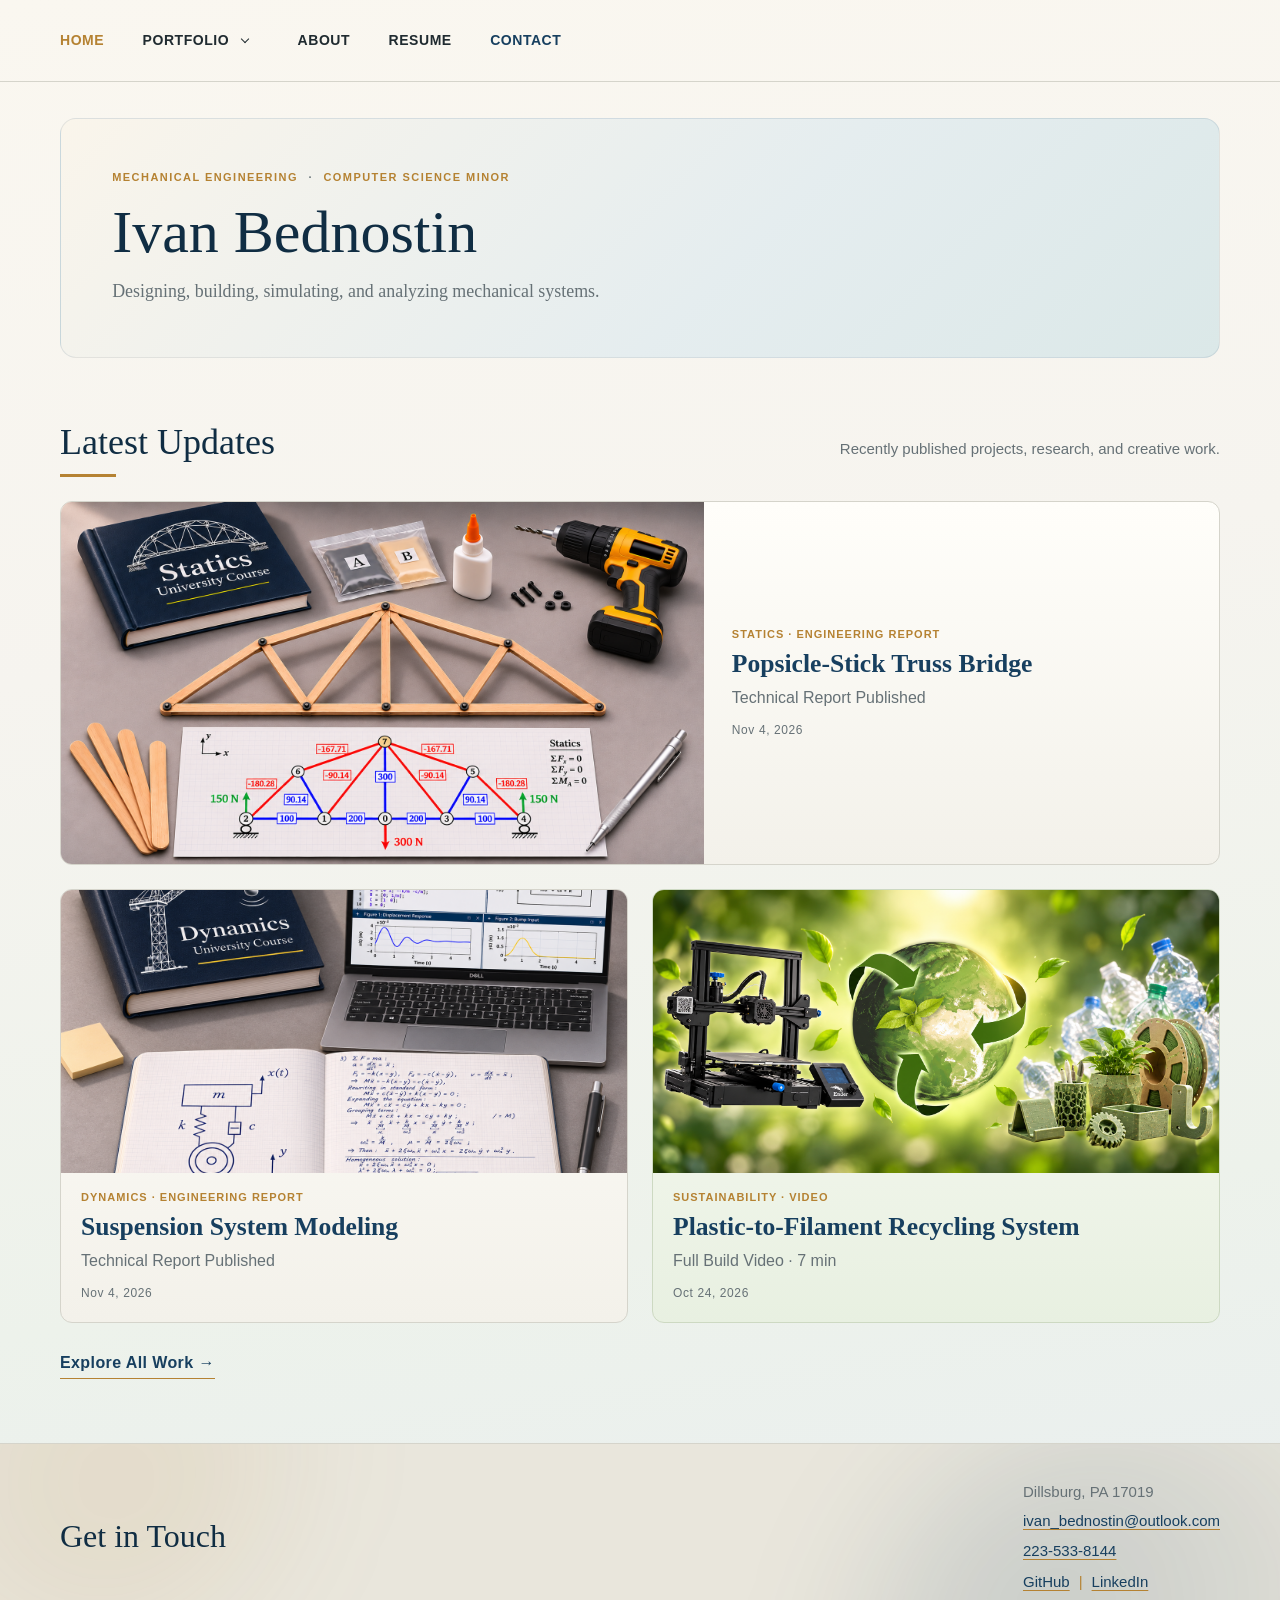
<file: index.html>
<!doctype html>
<html lang="en">
<head>
  <meta charset="utf-8">
  <meta name="viewport" content="width=device-width, initial-scale=1">
  <meta name="description" content="Engineering portfolio focused on mechanical engineering, computer science, and project work.">
  <title>Engineering Portfolio</title>
  <link rel="stylesheet" href="css/style.css">
  <script src="js/content-updates.js?v=202611060755" defer></script>
  <script src="js/main.js" defer></script>
</head>
<body>
  <a class="skip-link" href="#main">Skip to content</a>
  <header class="site-header"><button class="menu-toggle" type="button" aria-expanded="false" aria-controls="site-navigation"><span class="menu-icon" aria-hidden="true"></span><span class="sr-only">Toggle navigation</span></button><nav class="site-nav" id="site-navigation" aria-label="Main navigation"><a href="index.html" aria-current="page">Home</a><div class="nav-dropdown"><a href="portfolio.html">Portfolio</a><button class="submenu-toggle" type="button" aria-expanded="false" aria-controls="portfolio-submenu" aria-label="Portfolio sections"><span aria-hidden="true"></span></button><ul class="submenu" id="portfolio-submenu"><li><a href="portfolio.html#engineering-projects">Engineering Projects</a></li><li><a href="portfolio.html#research">Research</a></li><li><a href="portfolio.html#design-creative">Design &amp; Creative Work</a></li></ul></div><a href="about.html">About</a><a href="resume.html">Resume</a><a class="nav-contact" href="index.html#contact">Contact</a></nav></header>

  <main id="main">
    <section class="page-hero page-shell" aria-labelledby="home-title">
      <p class="eyebrow page-hero__eyebrow">Mechanical Engineering <span aria-hidden="true">·</span> Computer Science Minor</p>
      <h1 id="home-title" class="page-hero__title">Ivan Bednostin</h1>
      <p class="page-hero__subtitle">Designing, building, simulating, and analyzing mechanical systems.</p>
    </section>

    <section class="latest-section page-shell" id="latest" aria-labelledby="latest-title">
      <div class="latest-head">
        <h2 id="latest-title">Latest Updates</h2>
        <p>Recently published projects, research, and creative work.</p>
      </div>
      <div class="feed-grid" id="latest-feed"></div>
      <noscript><p class="coming-note">Enable JavaScript to see the latest updates, or browse the <a href="portfolio.html">full portfolio</a>.</p></noscript>
      <a class="explore-link" href="portfolio.html">Explore All Work <span aria-hidden="true">→</span></a>
    </section>
  </main>

  <section class="portfolio-contact gradient-field" id="contact" aria-labelledby="contact-title">
    <div class="page-shell portfolio-contact-layout">
      <h2 id="contact-title">Get in Touch</h2>
      <address class="portfolio-contact-details">
        <span>Dillsburg, PA 17019</span>
        <a href="mailto:ivan_bednostin@outlook.com">ivan_bednostin@outlook.com</a>
        <a href="tel:+12235338144">223-533-8144</a>
        <nav aria-label="Professional profiles"><a href="https://github.com/ivnnsdg" target="_blank" rel="noopener noreferrer">GitHub</a><span aria-hidden="true">|</span><a href="https://linkedin.com/in/ivan-bednostin" target="_blank" rel="noopener noreferrer">LinkedIn</a></nav>
      </address>
    </div>
  </section>
</body>
</html>
</file>
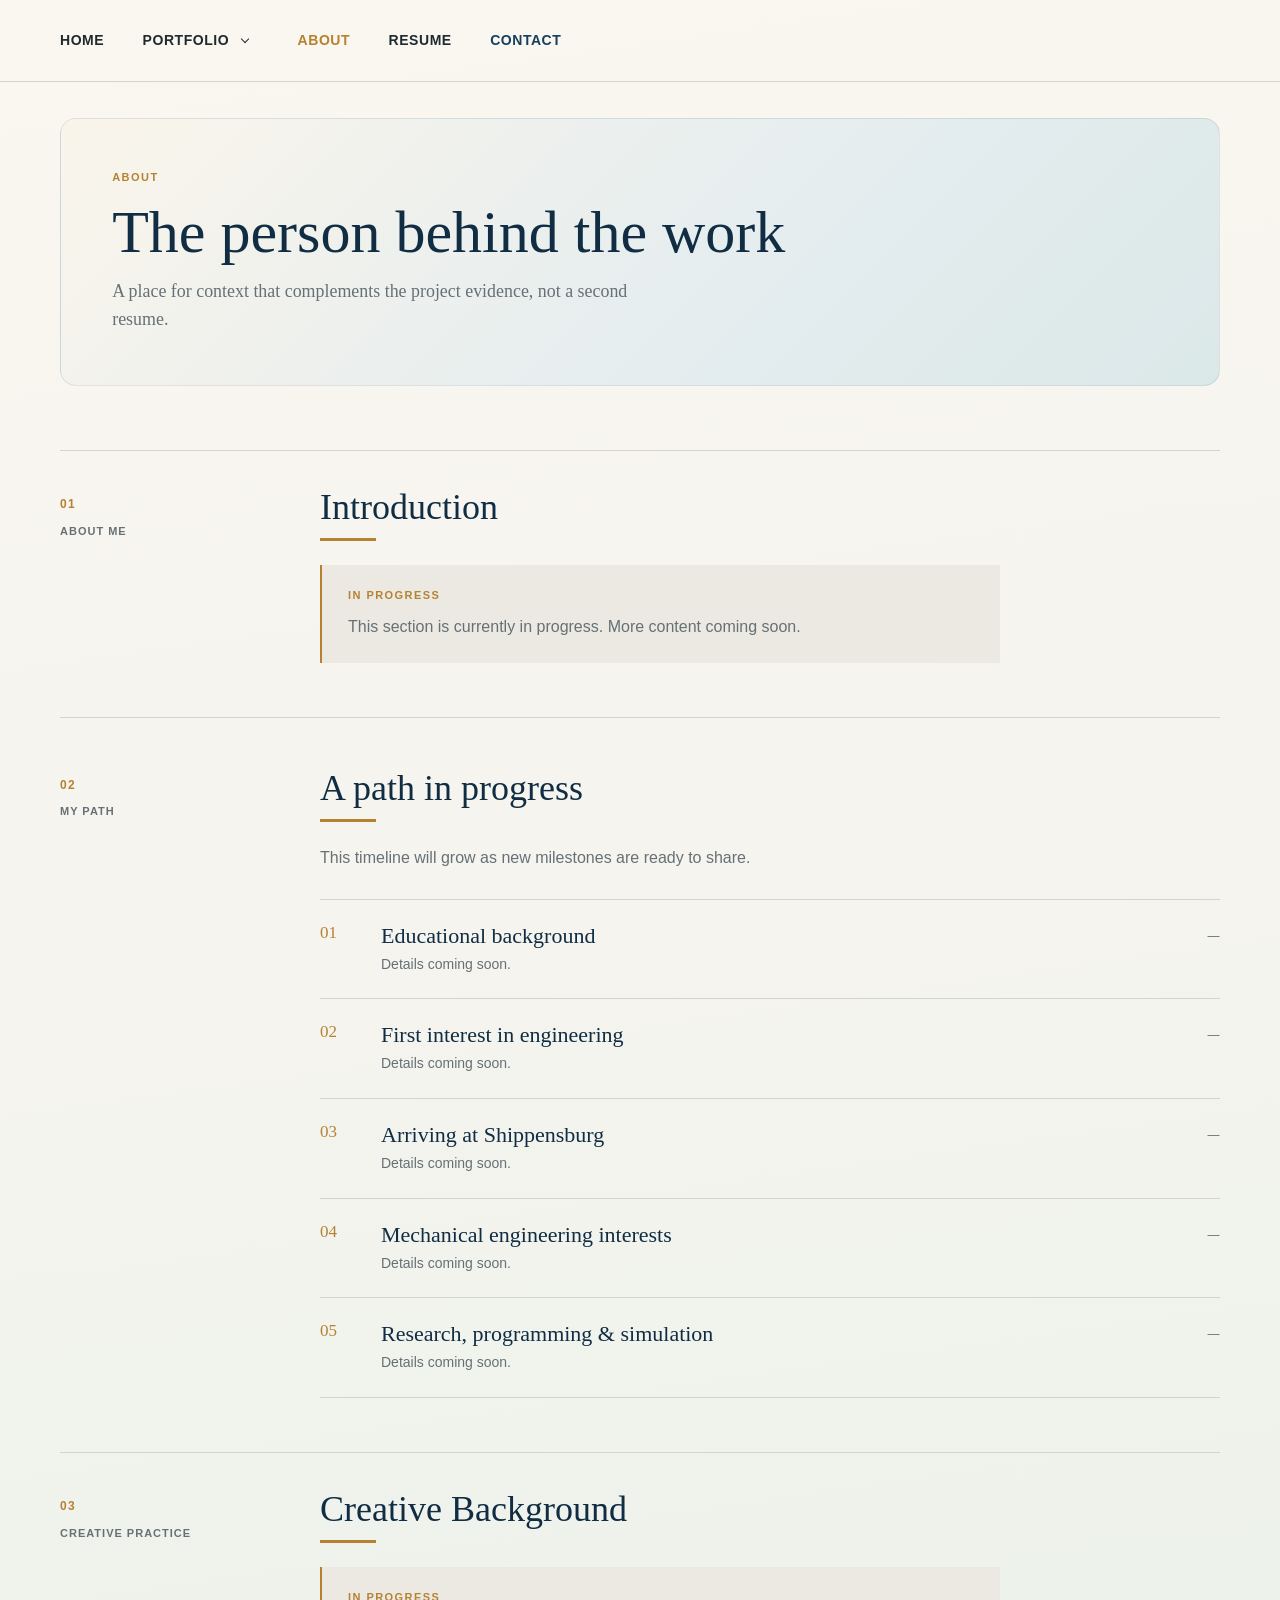
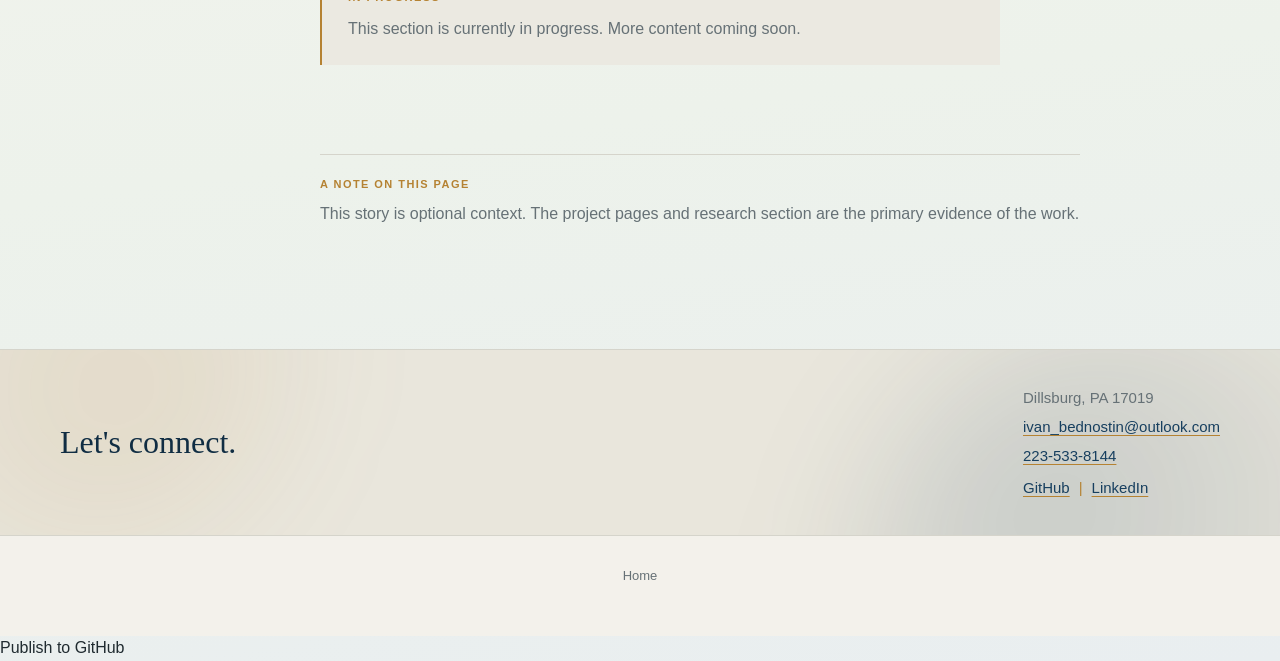
<file: about.html>
<!doctype html>
<html lang="en">
<head>
  <meta charset="utf-8"><meta name="viewport" content="width=device-width, initial-scale=1">
  <meta name="description" content="Background and context for an engineering portfolio.">
  <title>About</title><link rel="stylesheet" href="css/style.css"><script src="js/main.js" defer></script>
</head>
<body><a class="skip-link" href="#main">Skip to content</a>
  <header class="site-header"><button class="menu-toggle" type="button" aria-expanded="false" aria-controls="site-navigation"><span class="menu-icon" aria-hidden="true"></span><span class="sr-only">Toggle navigation</span></button><nav class="site-nav" id="site-navigation" aria-label="Main navigation"><a href="index.html">Home</a><div class="nav-dropdown"><a href="portfolio.html">Portfolio</a><button class="submenu-toggle" type="button" aria-expanded="false" aria-controls="portfolio-submenu" aria-label="Portfolio sections"><span aria-hidden="true"></span></button><ul class="submenu" id="portfolio-submenu"><li><a href="portfolio.html#engineering-projects">Engineering Projects</a></li><li><a href="portfolio.html#research">Research</a></li><li><a href="portfolio.html#design-creative">Design &amp; Creative Work</a></li></ul></div><a href="about.html" aria-current="page">About</a><a href="resume.html">Resume</a><a class="nav-contact" href="index.html#contact">Contact</a></nav></header>
  <main id="main" class="page-shell interior-page">
    <header class="page-hero reveal"><p class="eyebrow page-hero__eyebrow">About</p><h1 class="page-hero__title">The person behind the work</h1><p class="page-hero__subtitle">A place for context that complements the project evidence, not a second resume.</p></header>
    <section class="about-intro content-section reveal"><div class="section-number">01 <span>ABOUT ME</span></div><div><h2>Introduction</h2><div class="placeholder-panel"><p class="placeholder-label">IN PROGRESS</p><p>This section is currently in progress. More content coming soon.</p></div></div></section>
    <section class="content-section story-section"><div class="section-number">02 <span>MY PATH</span></div><div><h2>A path in progress</h2><p class="muted">This timeline will grow as new milestones are ready to share.</p><ol class="timeline">
      <li class="reveal"><span class="timeline-index">01</span><div><h3>Educational background</h3><p>Details coming soon.</p></div><span class="timeline-period">—</span></li>
      <li class="reveal"><span class="timeline-index">02</span><div><h3>First interest in engineering</h3><p>Details coming soon.</p></div><span class="timeline-period">—</span></li>
      <li class="reveal"><span class="timeline-index">03</span><div><h3>Arriving at Shippensburg</h3><p>Details coming soon.</p></div><span class="timeline-period">—</span></li>
      <li class="reveal"><span class="timeline-index">04</span><div><h3>Mechanical engineering interests</h3><p>Details coming soon.</p></div><span class="timeline-period">—</span></li>
      <li class="reveal"><span class="timeline-index">05</span><div><h3>Research, programming & simulation</h3><p>Details coming soon.</p></div><span class="timeline-period">—</span></li>
    </ol></div></section>
    <section class="content-section reveal"><div class="section-number">03 <span>CREATIVE PRACTICE</span></div><div><h2>Creative Background</h2><div class="placeholder-panel"><p class="placeholder-label">IN PROGRESS</p><p>This section is currently in progress. More content coming soon.</p></div></div></section>
    <section class="closing-note reveal"><p class="eyebrow">A note on this page</p><p>This story is optional context. The project pages and research section are the primary evidence of the work.</p></section>
  </main>
  <section class="portfolio-contact gradient-field" id="contact" aria-labelledby="contact-title"><div class="page-shell portfolio-contact-layout"><h2 id="contact-title">Let's connect.</h2><address class="portfolio-contact-details"><span>Dillsburg, PA 17019</span><a href="mailto:ivan_bednostin@outlook.com">ivan_bednostin@outlook.com</a><a href="tel:+12235338144">223-533-8144</a><nav aria-label="Professional profiles"><a href="https://github.com/ivnnsdg" target="_blank" rel="noopener noreferrer">GitHub</a><span aria-hidden="true">|</span><a href="https://linkedin.com/in/ivan-bednostin" target="_blank" rel="noopener noreferrer">LinkedIn</a></nav></address></div></section><footer class="portfolio-footer"><div class="page-shell"><nav aria-label="Footer navigation"><a href="index.html">Home</a></nav></div></footer>
</body></html>Publish to GitHub
</file>
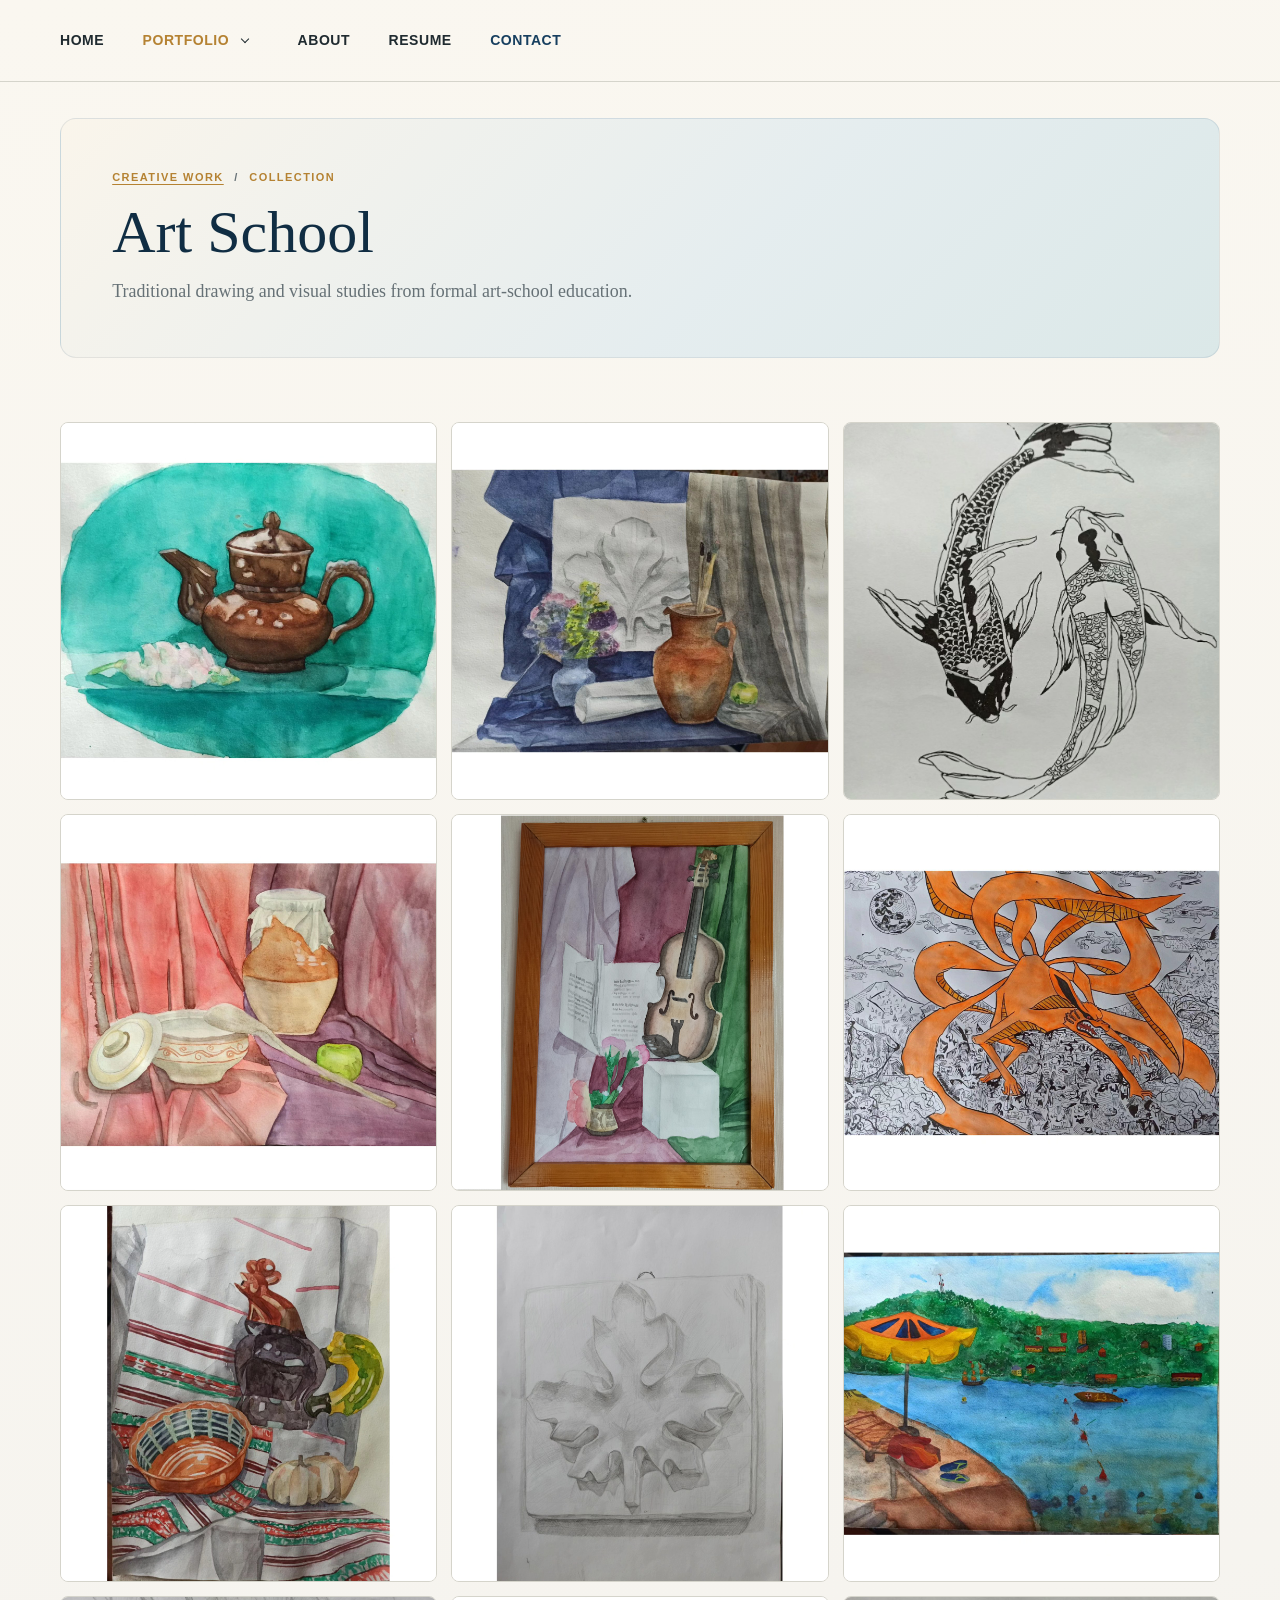
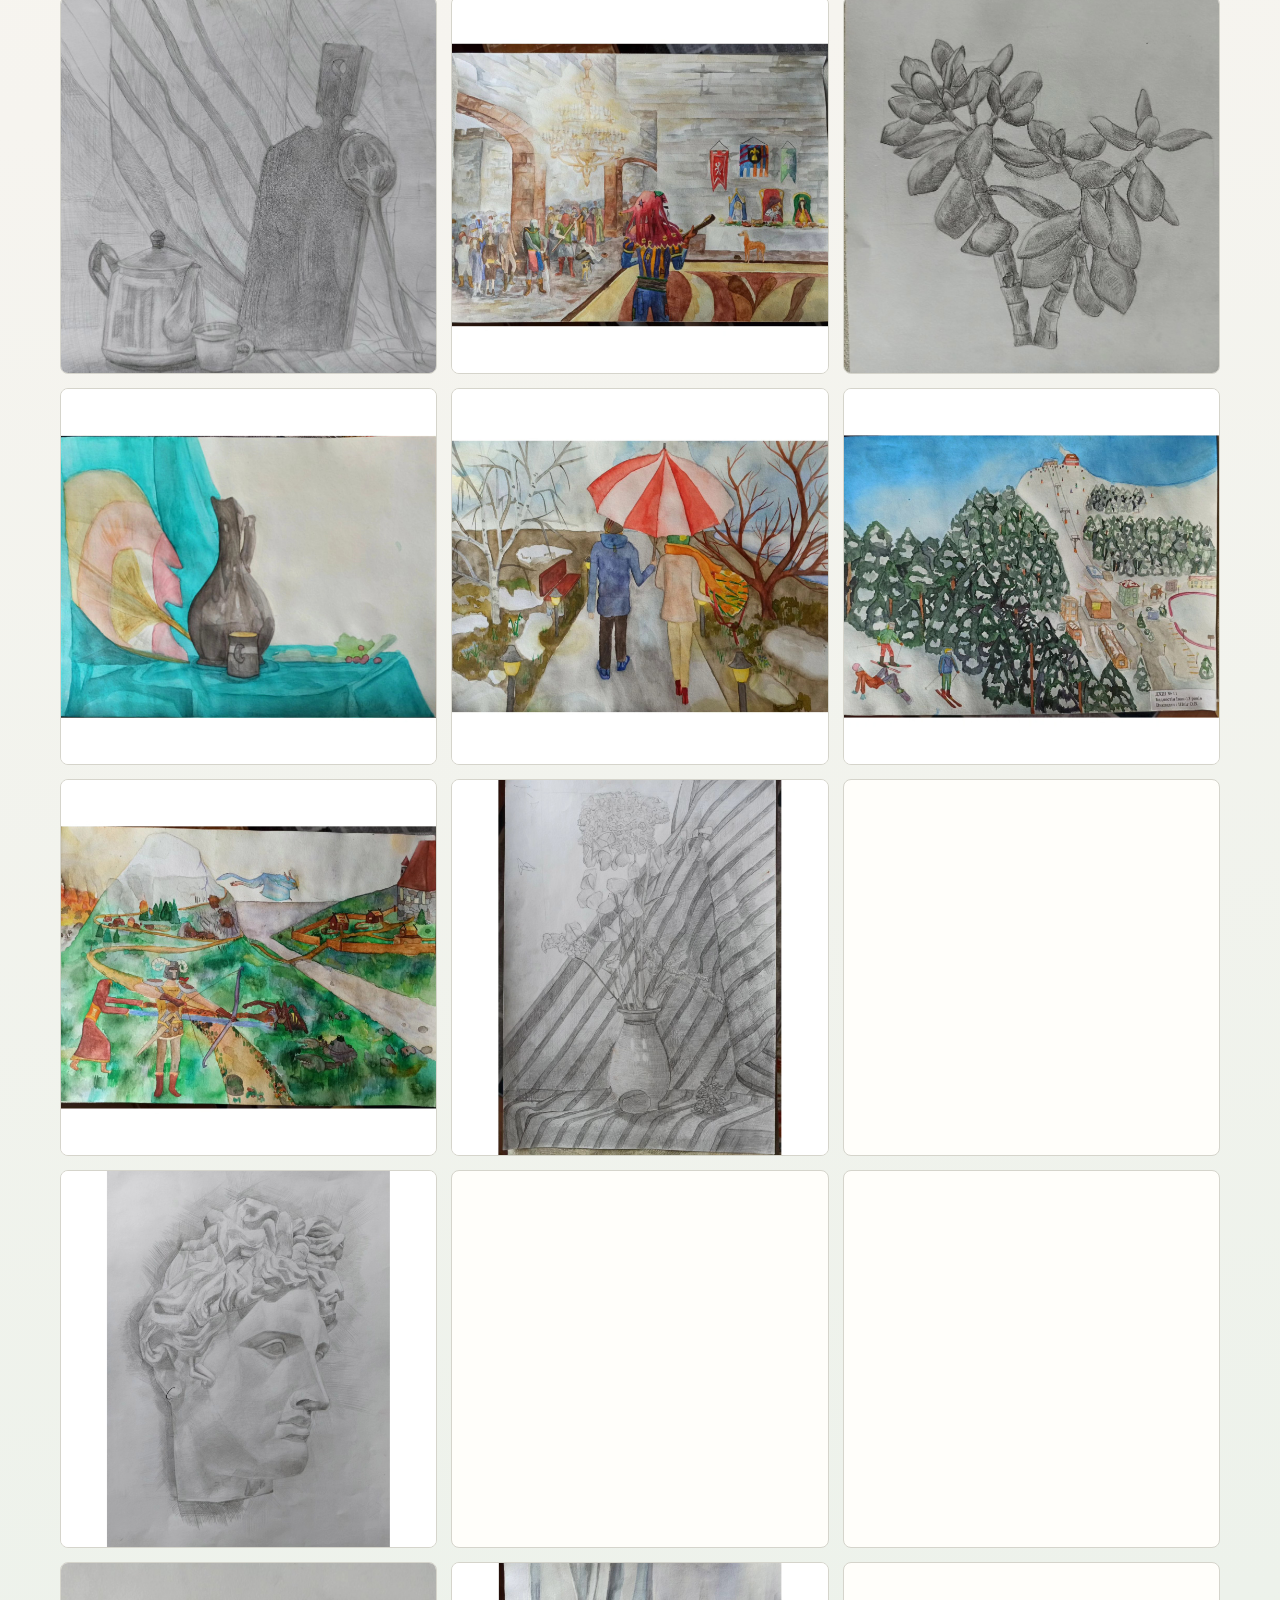
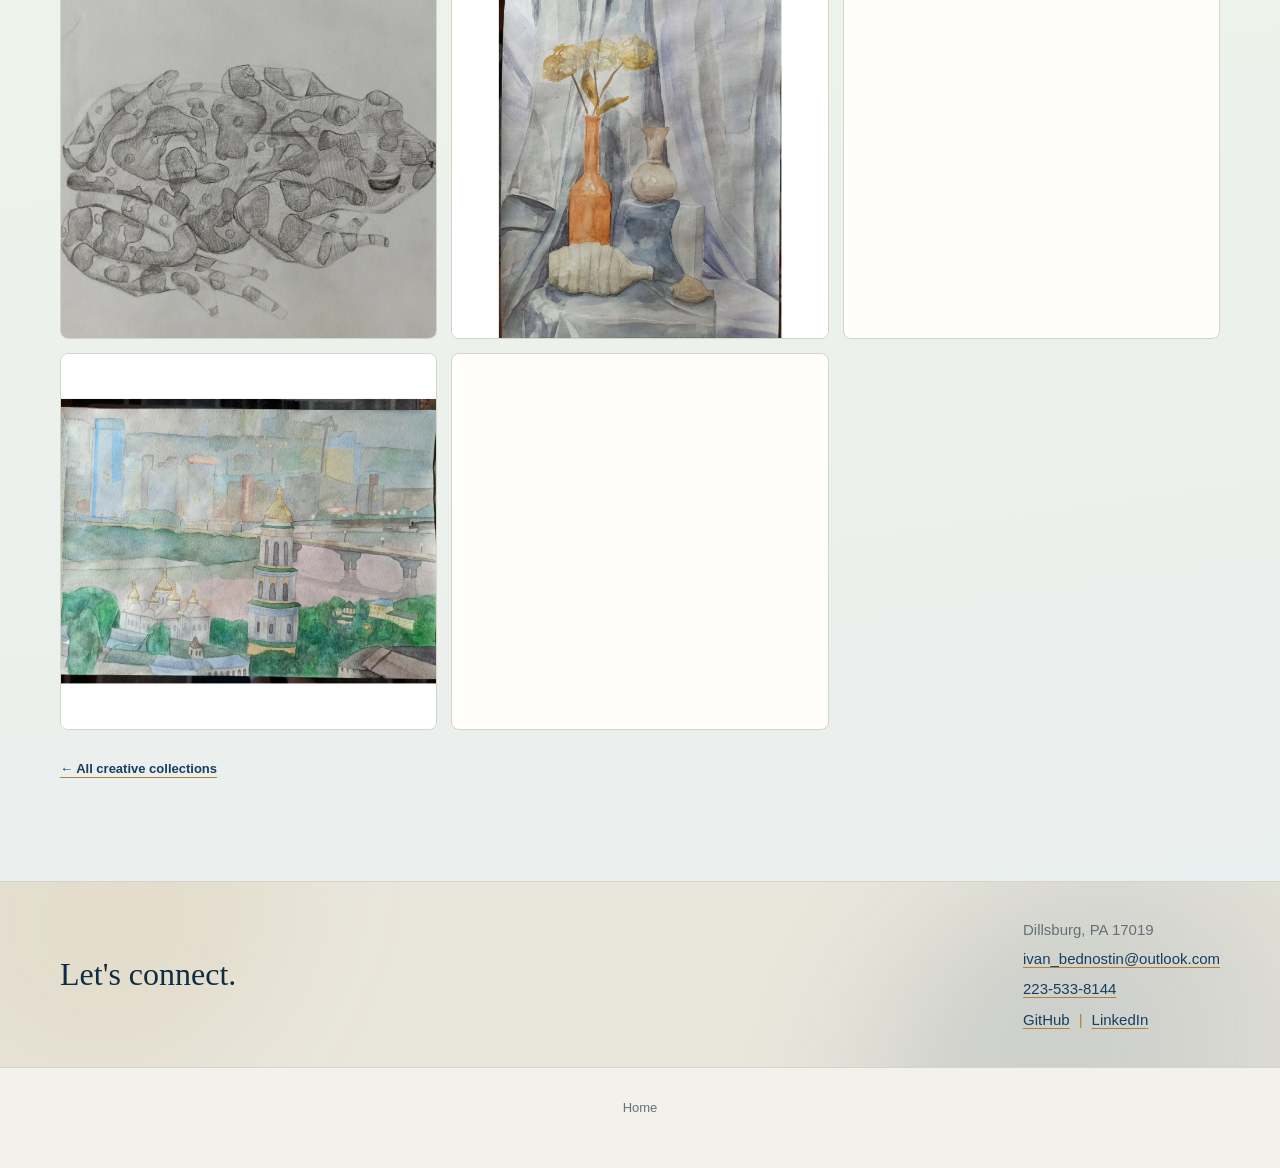
<file: art-school.html>
<!doctype html>
<html lang="en">
<head>
  <meta charset="utf-8">
  <meta name="viewport" content="width=device-width, initial-scale=1">
  <meta name="description" content="Traditional drawing and visual studies from formal art-school education.">
  <title>Art School | Creative Work</title>
  <link rel="stylesheet" href="css/style.css">
  <link rel="stylesheet" href="css/creative-collections.css">
  <script src="js/main.js" defer></script>
</head>
<body class="creative-collections-page">
  <a class="skip-link" href="#main">Skip to content</a>
  <header class="site-header">
    <button class="menu-toggle" type="button" aria-expanded="false" aria-controls="site-navigation"><span class="menu-icon" aria-hidden="true"></span><span class="sr-only">Toggle navigation</span></button>
    <nav class="site-nav" id="site-navigation" aria-label="Main navigation">
      <a href="index.html">Home</a><div class="nav-dropdown"><a href="portfolio.html" aria-current="page">Portfolio</a><button class="submenu-toggle" type="button" aria-expanded="false" aria-controls="portfolio-submenu" aria-label="Portfolio sections"><span aria-hidden="true"></span></button><ul class="submenu" id="portfolio-submenu"><li><a href="portfolio.html#engineering-projects">Engineering Projects</a></li><li><a href="portfolio.html#research">Research</a></li><li><a href="portfolio.html#design-creative">Design &amp; Creative Work</a></li></ul></div><a href="about.html">About</a><a href="resume.html">Resume</a><a class="nav-contact" href="index.html#contact">Contact</a>
    </nav>
  </header>
  <main id="main" class="page-shell interior-page">
    <header class="page-hero reveal">
      <p class="eyebrow page-hero__eyebrow"><a href="creative.html">Creative Work</a> <span aria-hidden="true">/</span> Collection</p>
      <h1 class="page-hero__title">Art School</h1>
      <p class="page-hero__subtitle">Traditional drawing and visual studies from formal art-school education.</p>
    </header>
    <section class="creative-media-grid" aria-label="Art School artwork gallery">
      <a class="creative-gallery-item" data-lightbox data-lightbox-group="art-school" href="assets/images/creative/art-school/17874420897003034.jpg"><img src="assets/images/creative/art-school/17874420897003034.jpg" alt="Art School artwork 17874420897003034.jpg" loading="lazy" decoding="async"></a>
      <a class="creative-gallery-item" data-lightbox data-lightbox-group="art-school" href="assets/images/creative/art-school/17904282410884115.jpg"><img src="assets/images/creative/art-school/17904282410884115.jpg" alt="Art School artwork 17904282410884115.jpg" loading="lazy" decoding="async"></a>
      <a class="creative-gallery-item" data-lightbox data-lightbox-group="art-school" href="assets/images/creative/art-school/17907578372791482.jpg"><img src="assets/images/creative/art-school/17907578372791482.jpg" alt="Art School artwork 17907578372791482.jpg" loading="lazy" decoding="async"></a>
      <a class="creative-gallery-item" data-lightbox data-lightbox-group="art-school" href="assets/images/creative/art-school/17925444428796047.jpg"><img src="assets/images/creative/art-school/17925444428796047.jpg" alt="Art School artwork 17925444428796047.jpg" loading="lazy" decoding="async"></a>
      <a class="creative-gallery-item" data-lightbox data-lightbox-group="art-school" href="assets/images/creative/art-school/17953039364597657.jpg"><img src="assets/images/creative/art-school/17953039364597657.jpg" alt="Art School artwork 17953039364597657.jpg" loading="lazy" decoding="async"></a>
      <a class="creative-gallery-item" data-lightbox data-lightbox-group="art-school" href="assets/images/creative/art-school/17958467738682289.jpg"><img src="assets/images/creative/art-school/17958467738682289.jpg" alt="Art School artwork 17958467738682289.jpg" loading="lazy" decoding="async"></a>
      <a class="creative-gallery-item" data-lightbox data-lightbox-group="art-school" href="assets/images/creative/art-school/17963311733526835.jpg"><img src="assets/images/creative/art-school/17963311733526835.jpg" alt="Art School artwork 17963311733526835.jpg" loading="lazy" decoding="async"></a>
      <a class="creative-gallery-item" data-lightbox data-lightbox-group="art-school" href="assets/images/creative/art-school/17977412873436447.jpg"><img src="assets/images/creative/art-school/17977412873436447.jpg" alt="Art School artwork 17977412873436447.jpg" loading="lazy" decoding="async"></a>
      <a class="creative-gallery-item" data-lightbox data-lightbox-group="art-school" href="assets/images/creative/art-school/17984059448576975.jpg"><img src="assets/images/creative/art-school/17984059448576975.jpg" alt="Art School artwork 17984059448576975.jpg" loading="lazy" decoding="async"></a>
      <a class="creative-gallery-item" data-lightbox data-lightbox-group="art-school" href="assets/images/creative/art-school/17994874706152896.jpg"><img src="assets/images/creative/art-school/17994874706152896.jpg" alt="Art School artwork 17994874706152896.jpg" loading="lazy" decoding="async"></a>
      <a class="creative-gallery-item" data-lightbox data-lightbox-group="art-school" href="assets/images/creative/art-school/18001898066190002.jpg"><img src="assets/images/creative/art-school/18001898066190002.jpg" alt="Art School artwork 18001898066190002.jpg" loading="lazy" decoding="async"></a>
      <a class="creative-gallery-item" data-lightbox data-lightbox-group="art-school" href="assets/images/creative/art-school/18003388532486861.jpg"><img src="assets/images/creative/art-school/18003388532486861.jpg" alt="Art School artwork 18003388532486861.jpg" loading="lazy" decoding="async"></a>
      <a class="creative-gallery-item" data-lightbox data-lightbox-group="art-school" href="assets/images/creative/art-school/18004590197500575.jpg"><img src="assets/images/creative/art-school/18004590197500575.jpg" alt="Art School artwork 18004590197500575.jpg" loading="lazy" decoding="async"></a>
      <a class="creative-gallery-item" data-lightbox data-lightbox-group="art-school" href="assets/images/creative/art-school/18008702302914886.jpg"><img src="assets/images/creative/art-school/18008702302914886.jpg" alt="Art School artwork 18008702302914886.jpg" loading="lazy" decoding="async"></a>
      <a class="creative-gallery-item" data-lightbox data-lightbox-group="art-school" href="assets/images/creative/art-school/18010842406896160.jpg"><img src="assets/images/creative/art-school/18010842406896160.jpg" alt="Art School artwork 18010842406896160.jpg" loading="lazy" decoding="async"></a>
      <a class="creative-gallery-item" data-lightbox data-lightbox-group="art-school" href="assets/images/creative/art-school/18012085562003392.jpg"><img src="assets/images/creative/art-school/18012085562003392.jpg" alt="Art School artwork 18012085562003392.jpg" loading="lazy" decoding="async"></a>
      <a class="creative-gallery-item" data-lightbox data-lightbox-group="art-school" href="assets/images/creative/art-school/18012504104057882.jpg"><img src="assets/images/creative/art-school/18012504104057882.jpg" alt="Art School artwork 18012504104057882.jpg" loading="lazy" decoding="async"></a>
      <a class="creative-gallery-item" data-lightbox data-lightbox-group="art-school" href="assets/images/creative/art-school/18026535652740298.jpg"><img src="assets/images/creative/art-school/18026535652740298.jpg" alt="Art School artwork 18026535652740298.jpg" loading="lazy" decoding="async"></a>
      <a class="creative-gallery-item" data-lightbox data-lightbox-group="art-school" href="assets/images/creative/art-school/18068743510444130.jpg"><img src="assets/images/creative/art-school/18068743510444130.jpg" alt="Art School artwork 18068743510444130.jpg" loading="lazy" decoding="async"></a>
      <a class="creative-gallery-item" data-lightbox data-lightbox-group="art-school" href="assets/images/creative/art-school/18108691495342786.jpg"><img src="assets/images/creative/art-school/18108691495342786.jpg" alt="Art School artwork 18108691495342786.jpg" loading="lazy" decoding="async"></a>
      <a class="creative-gallery-item" data-lightbox data-lightbox-group="art-school" href="assets/images/creative/art-school/18117270811329975.jpg"><img src="assets/images/creative/art-school/18117270811329975.jpg" alt="Art School artwork 18117270811329975.jpg" loading="lazy" decoding="async"></a>
      <a class="creative-gallery-item" data-lightbox data-lightbox-group="art-school" href="assets/images/creative/art-school/18238867273246452.jpg"><img src="assets/images/creative/art-school/18238867273246452.jpg" alt="Art School artwork 18238867273246452.jpg" loading="lazy" decoding="async"></a>
      <a class="creative-gallery-item" data-lightbox data-lightbox-group="art-school" href="assets/images/creative/art-school/18313105600117279.jpg"><img src="assets/images/creative/art-school/18313105600117279.jpg" alt="Art School artwork 18313105600117279.jpg" loading="lazy" decoding="async"></a>
      <a class="creative-gallery-item" data-lightbox data-lightbox-group="art-school" href="assets/images/creative/art-school/18365228944074375.jpg"><img src="assets/images/creative/art-school/18365228944074375.jpg" alt="Art School artwork 18365228944074375.jpg" loading="lazy" decoding="async"></a>
      <a class="creative-gallery-item" data-lightbox data-lightbox-group="art-school" href="assets/images/creative/art-school/18391578121065120.jpg"><img src="assets/images/creative/art-school/18391578121065120.jpg" alt="Art School artwork 18391578121065120.jpg" loading="lazy" decoding="async"></a>
      <a class="creative-gallery-item" data-lightbox data-lightbox-group="art-school" href="assets/images/creative/art-school/18394997935030825.jpg"><img src="assets/images/creative/art-school/18394997935030825.jpg" alt="Art School artwork 18394997935030825.jpg" loading="lazy" decoding="async"></a>
    </section>
    <a class="creative-detail-back" href="creative.html">← All creative collections</a>
  </main>
  <section class="portfolio-contact gradient-field" id="contact" aria-labelledby="contact-title">
    <div class="page-shell portfolio-contact-layout">
      <h2 id="contact-title">Let's connect.</h2>
      <address class="portfolio-contact-details">
        <span>Dillsburg, PA 17019</span>
        <a href="mailto:ivan_bednostin@outlook.com">ivan_bednostin@outlook.com</a>
        <a href="tel:+12235338144">223-533-8144</a>
        <nav aria-label="Professional profiles"><a href="https://github.com/ivnnsdg" target="_blank" rel="noopener noreferrer">GitHub</a><span aria-hidden="true">|</span><a href="https://linkedin.com/in/ivan-bednostin" target="_blank" rel="noopener noreferrer">LinkedIn</a></nav>
      </address>
    </div>
  </section>
  <footer class="portfolio-footer"><div class="page-shell"><nav aria-label="Footer navigation"><a href="index.html">Home</a></nav></div></footer>
</body>
</html>
</file>
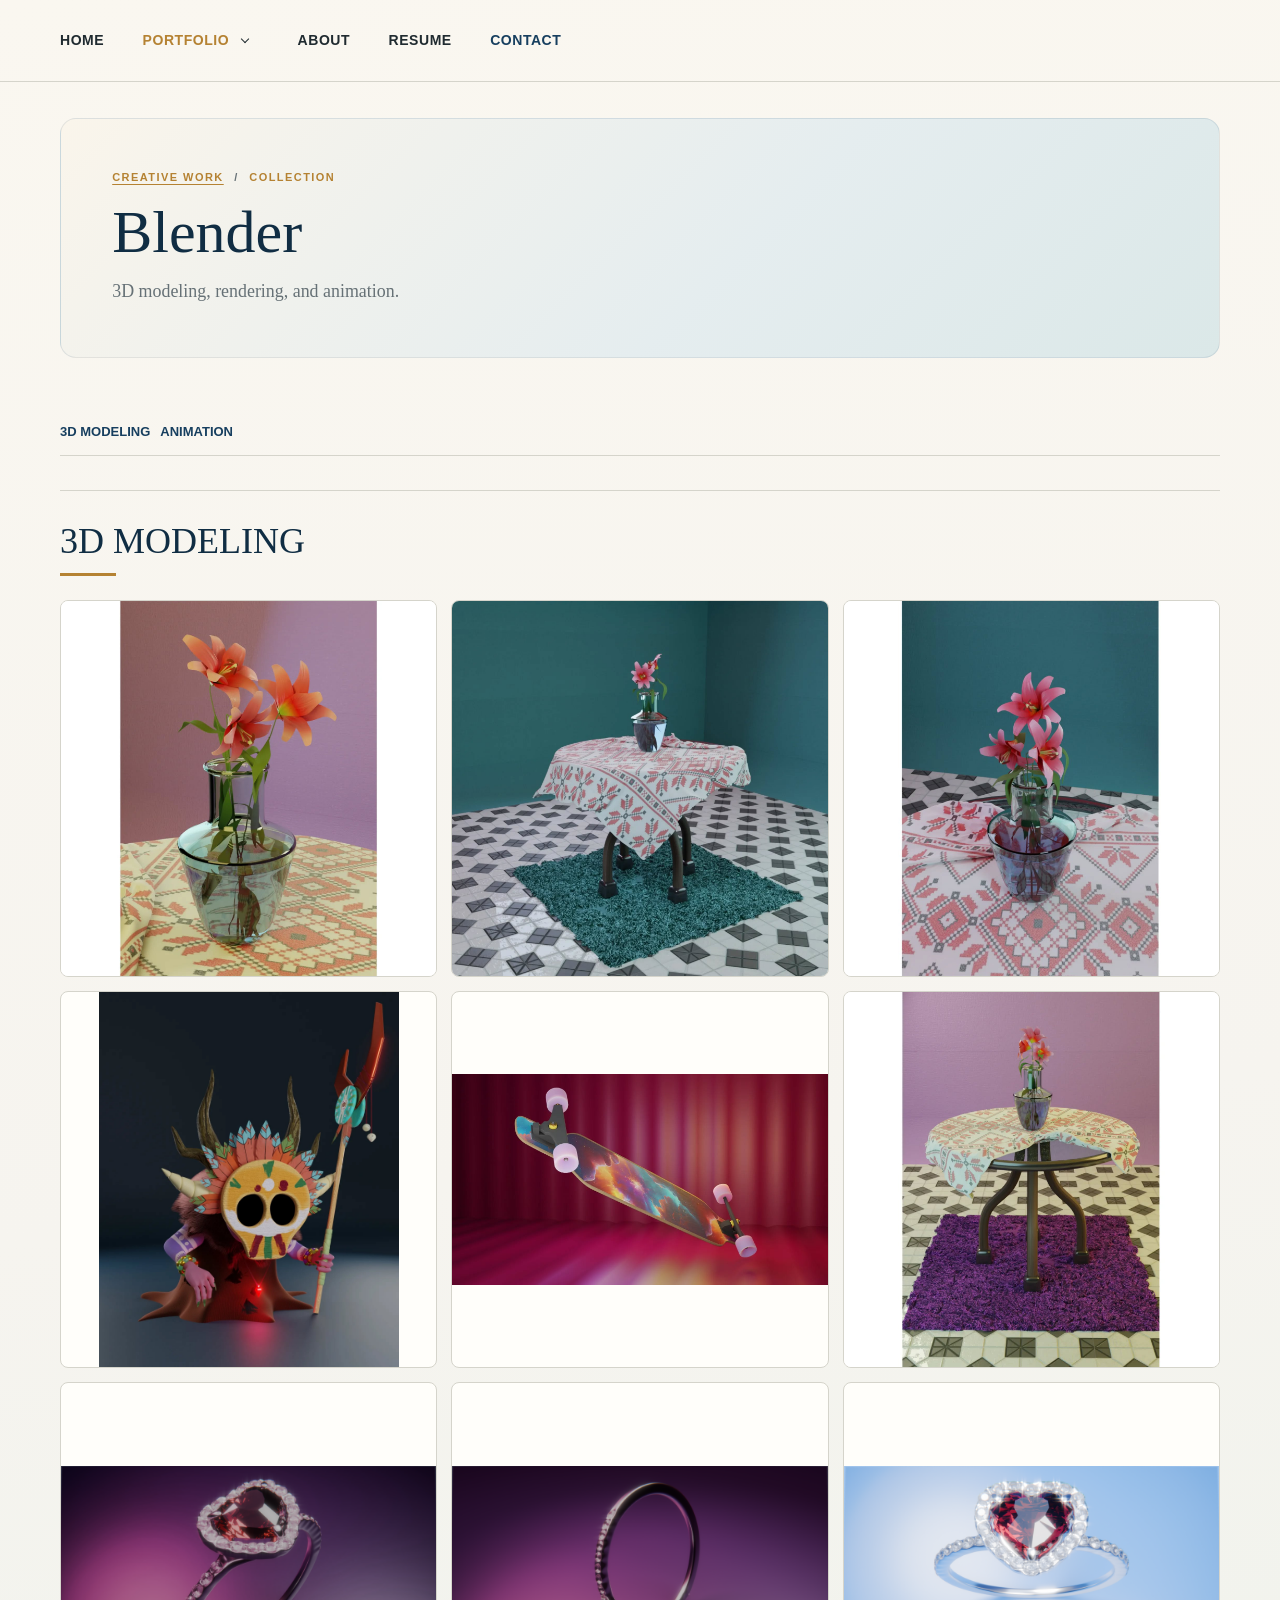
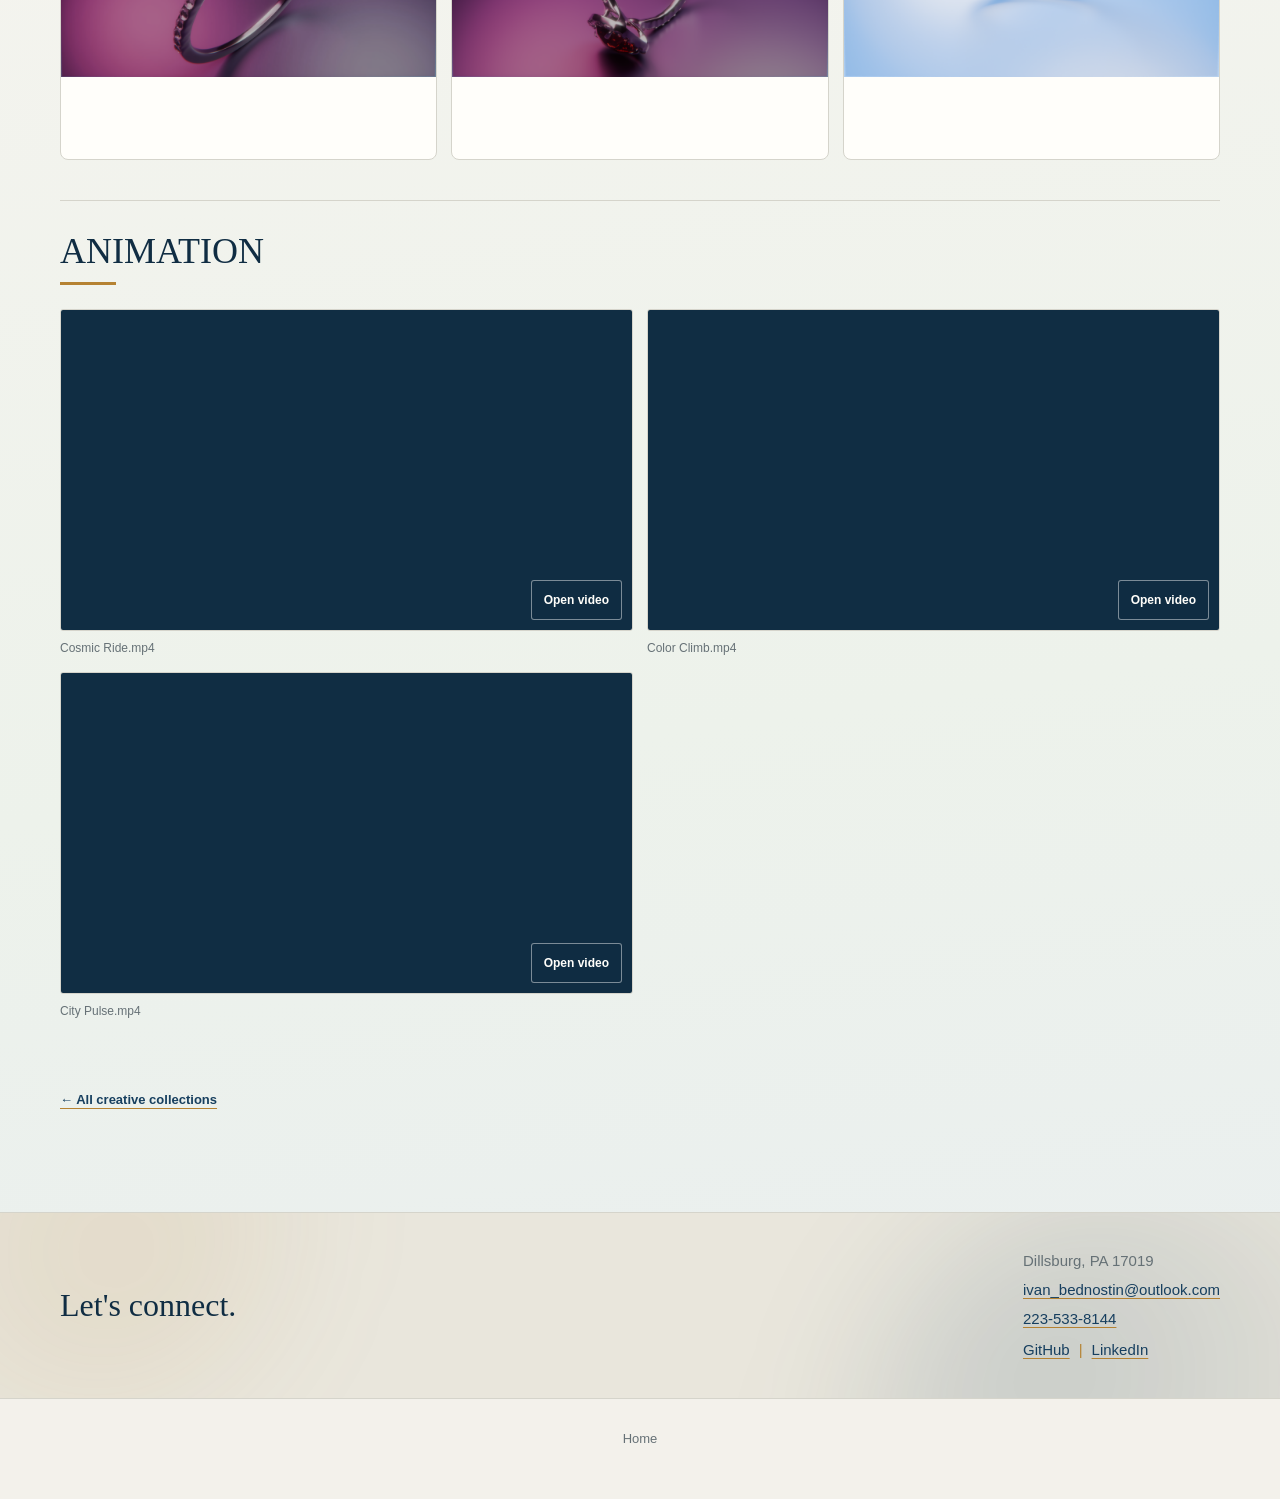
<file: blender.html>
<!doctype html>
<html lang="en">
<head>
  <meta charset="utf-8">
  <meta name="viewport" content="width=device-width, initial-scale=1">
  <meta name="description" content="3D modeling, rendering, and animation developed through Blender.">
  <title>Blender | Creative Work</title>
  <link rel="stylesheet" href="css/style.css">
  <link rel="stylesheet" href="css/creative-collections.css">
  <script src="js/main.js" defer></script>
  <script src="js/creative-portfolio.js" defer></script>
</head>
<body class="creative-collections-page">
  <a class="skip-link" href="#main">Skip to content</a>
  <header class="site-header">
    <button class="menu-toggle" type="button" aria-expanded="false" aria-controls="site-navigation"><span class="menu-icon" aria-hidden="true"></span><span class="sr-only">Toggle navigation</span></button>
    <nav class="site-nav" id="site-navigation" aria-label="Main navigation">
      <a href="index.html">Home</a><div class="nav-dropdown"><a href="portfolio.html" aria-current="page">Portfolio</a><button class="submenu-toggle" type="button" aria-expanded="false" aria-controls="portfolio-submenu" aria-label="Portfolio sections"><span aria-hidden="true"></span></button><ul class="submenu" id="portfolio-submenu"><li><a href="portfolio.html#engineering-projects">Engineering Projects</a></li><li><a href="portfolio.html#research">Research</a></li><li><a href="portfolio.html#design-creative">Design &amp; Creative Work</a></li></ul></div><a href="about.html">About</a><a href="resume.html">Resume</a><a class="nav-contact" href="index.html#contact">Contact</a>
    </nav>
  </header>
  <main id="main" class="page-shell interior-page">
    <header class="page-hero reveal">
      <p class="eyebrow page-hero__eyebrow"><a href="creative.html">Creative Work</a> <span aria-hidden="true">/</span> Collection</p>
      <h1 class="page-hero__title">Blender</h1>
      <p class="page-hero__subtitle">3D modeling, rendering, and animation.</p>
    </header>
    <nav class="creative-category-tabs" aria-label="Blender categories">
      <a href="#3d-modeling">3D MODELING</a>
      <a href="#animation">ANIMATION</a>
    </nav>
    <section class="creative-detail-section" id="3d-modeling" aria-labelledby="modeling-title">
      <h2 id="modeling-title">3D MODELING</h2>
      <div class="creative-media-grid" aria-label="Blender modeling gallery">
        <a class="creative-gallery-item" data-lightbox data-lightbox-group="blender-modeling" href="assets/images/creative/blender/17909941443034331.webp"><img src="assets/images/creative/blender/17909941443034331.webp" alt="Blender render 17909941443034331.webp" loading="lazy" decoding="async"></a>
        <a class="creative-gallery-item" data-lightbox data-lightbox-group="blender-modeling" href="assets/images/creative/blender/17985558224603057.webp"><img src="assets/images/creative/blender/17985558224603057.webp" alt="Blender render 17985558224603057.webp" loading="lazy" decoding="async"></a>
        <a class="creative-gallery-item" data-lightbox data-lightbox-group="blender-modeling" href="assets/images/creative/blender/18001866956672979.webp"><img src="assets/images/creative/blender/18001866956672979.webp" alt="Blender render 18001866956672979.webp" loading="lazy" decoding="async"></a>
        <a class="creative-gallery-item" data-lightbox data-lightbox-group="blender-modeling" href="assets/images/creative/blender/shaman.webp"><img src="assets/images/creative/blender/shaman.webp" alt="Blender render shaman.webp" loading="lazy" decoding="async"></a>
        <a class="creative-gallery-item" data-lightbox data-lightbox-group="blender-modeling" href="assets/images/creative/blender/18310459915163326.webp"><img src="assets/images/creative/blender/18310459915163326.webp" alt="Blender render 18310459915163326.webp" loading="lazy" decoding="async"></a>
        <a class="creative-gallery-item" data-lightbox data-lightbox-group="blender-modeling" href="assets/images/creative/blender/18465306028010391.webp"><img src="assets/images/creative/blender/18465306028010391.webp" alt="Blender render 18465306028010391.webp" loading="lazy" decoding="async"></a>
        <a class="creative-gallery-item" data-lightbox data-lightbox-group="blender-modeling" href="assets/images/creative/blender/Final_render%281%29.png"><img src="assets/images/creative/blender/Final_render%281%29.png" alt="Blender image Final_render(1).png" loading="lazy" decoding="async"></a>
        <a class="creative-gallery-item" data-lightbox data-lightbox-group="blender-modeling" href="assets/images/creative/blender/Final_render%282%29.png"><img src="assets/images/creative/blender/Final_render%282%29.png" alt="Blender image Final_render(2).png" loading="lazy" decoding="async"></a>
        <a class="creative-gallery-item" data-lightbox data-lightbox-group="blender-modeling" href="assets/images/creative/blender/Final_render%283%29.png"><img src="assets/images/creative/blender/Final_render%283%29.png" alt="Blender image Final_render(3).png" loading="lazy" decoding="async"></a>
      </div>
    </section>
    <section class="creative-detail-section" id="animation" aria-labelledby="animation-title">
      <h2 id="animation-title">ANIMATION</h2>
      <div class="creative-video-slots" aria-label="Blender animations">
        <article class="creative-video-item">
          <div class="creative-video-stage">
            <video class="creative-video-preview" autoplay muted loop playsinline preload="metadata" data-lazy-video data-creative-video aria-label="Animation file Cosmic Ride.mp4"><source data-src="assets/videos/creative/blender/animations/Cosmic%20Ride.mp4" type="video/mp4"></video>
            <button class="creative-video-open" type="button" aria-label="Open video Cosmic Ride.mp4 in a larger player">Open video</button>
          </div>
          <p class="creative-video-file">Cosmic Ride.mp4</p>
        </article>
        <article class="creative-video-item">
          <div class="creative-video-stage">
            <video class="creative-video-preview" autoplay muted loop playsinline preload="metadata" data-lazy-video data-creative-video aria-label="Animation file Color Climb.mp4"><source data-src="assets/videos/creative/blender/animations/Color%20Climb.mp4" type="video/mp4"></video>
            <button class="creative-video-open" type="button" aria-label="Open video Color Climb.mp4 in a larger player">Open video</button>
          </div>
          <p class="creative-video-file">Color Climb.mp4</p>
        </article>
        <article class="creative-video-item">
          <div class="creative-video-stage">
            <video class="creative-video-preview" autoplay muted loop playsinline preload="metadata" data-lazy-video data-creative-video aria-label="Animation file City Pulse.mp4"><source data-src="assets/videos/creative/blender/animations/City%20Pulse.mp4" type="video/mp4"></video>
            <button class="creative-video-open" type="button" aria-label="Open video City Pulse.mp4 in a larger player">Open video</button>
          </div>
          <p class="creative-video-file">City Pulse.mp4</p>
        </article>
      </div>
    </section>
    <a class="creative-detail-back" href="creative.html">← All creative collections</a>
  </main>
  <section class="portfolio-contact gradient-field" id="contact" aria-labelledby="contact-title">
    <div class="page-shell portfolio-contact-layout">
      <h2 id="contact-title">Let's connect.</h2>
      <address class="portfolio-contact-details">
        <span>Dillsburg, PA 17019</span>
        <a href="mailto:ivan_bednostin@outlook.com">ivan_bednostin@outlook.com</a>
        <a href="tel:+12235338144">223-533-8144</a>
        <nav aria-label="Professional profiles"><a href="https://github.com/ivnnsdg" target="_blank" rel="noopener noreferrer">GitHub</a><span aria-hidden="true">|</span><a href="https://linkedin.com/in/ivan-bednostin" target="_blank" rel="noopener noreferrer">LinkedIn</a></nav>
      </address>
    </div>
  </section>
  <footer class="portfolio-footer"><div class="page-shell"><nav aria-label="Footer navigation"><a href="index.html">Home</a></nav></div></footer>
</body>
</html>
</file>
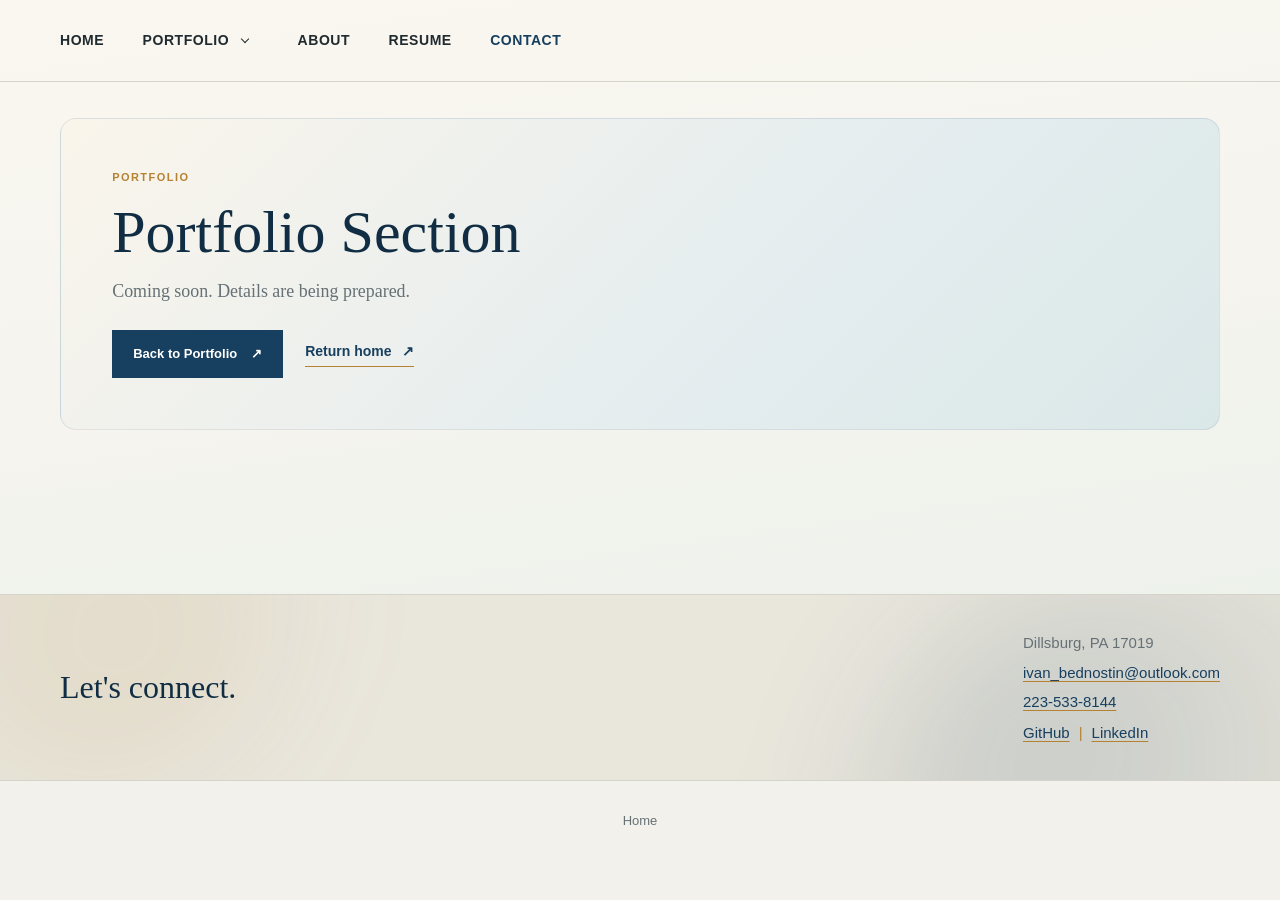
<file: coming-soon.html>
<!doctype html>
<html lang="en">
<head>
  <meta charset="utf-8">
  <meta name="viewport" content="width=device-width, initial-scale=1">
  <meta name="description" content="Portfolio section in progress.">
  <title>Coming Soon</title>
  <link rel="stylesheet" href="css/style.css">
  <script src="js/main.js" defer></script>
</head>
<body>
  <a class="skip-link" href="#main">Skip to content</a>
  <header class="site-header">
    <button class="menu-toggle" type="button" aria-expanded="false" aria-controls="site-navigation"><span class="menu-icon" aria-hidden="true"></span><span class="sr-only">Toggle navigation</span></button>
    <nav class="site-nav" id="site-navigation" aria-label="Main navigation">
      <a href="index.html">Home</a><div class="nav-dropdown"><a href="portfolio.html">Portfolio</a><button class="submenu-toggle" type="button" aria-expanded="false" aria-controls="portfolio-submenu" aria-label="Portfolio sections"><span aria-hidden="true"></span></button><ul class="submenu" id="portfolio-submenu"><li><a href="portfolio.html#engineering-projects">Engineering Projects</a></li><li><a href="portfolio.html#research">Research</a></li><li><a href="portfolio.html#design-creative">Design &amp; Creative Work</a></li></ul></div><a href="about.html">About</a><a href="resume.html">Resume</a><a class="nav-contact" href="index.html#contact">Contact</a>
    </nav>
  </header>
  <main id="main" class="page-shell interior-page">
    <section class="page-hero reveal" aria-labelledby="coming-soon-title">
      <p class="eyebrow page-hero__eyebrow">Portfolio</p>
      <h1 id="coming-soon-title" class="page-hero__title" data-coming-soon-title>Portfolio Section</h1>
      <p class="page-hero__subtitle">Coming soon. Details are being prepared.</p>
      <div class="page-hero__actions">
        <a class="button button-primary" href="portfolio.html">Back to Portfolio <span aria-hidden="true">↗</span></a>
        <a class="text-link" href="index.html">Return home <span aria-hidden="true">↗</span></a>
      </div>
    </section>
  </main>
  <section class="portfolio-contact gradient-field" id="contact" aria-labelledby="contact-title">
    <div class="page-shell portfolio-contact-layout">
      <h2 id="contact-title">Let's connect.</h2>
      <address class="portfolio-contact-details">
        <span>Dillsburg, PA 17019</span>
        <a href="mailto:ivan_bednostin@outlook.com">ivan_bednostin@outlook.com</a>
        <a href="tel:+12235338144">223-533-8144</a>
        <nav aria-label="Professional profiles"><a href="https://github.com/ivnnsdg" target="_blank" rel="noopener noreferrer">GitHub</a><span aria-hidden="true">|</span><a href="https://linkedin.com/in/ivan-bednostin" target="_blank" rel="noopener noreferrer">LinkedIn</a></nav>
      </address>
    </div>
  </section>
  <footer class="portfolio-footer"><div class="page-shell"><nav aria-label="Footer navigation"><a href="index.html">Home</a></nav></div></footer>
  <script>
    (() => {
      const sectionTitles = {
        "3d-design": "3D Design",
        "cad-design": "CAD Design",
        "engineering-projects": "Engineering Projects",
        "research": "Research",
        "recycling-project": "Plastic-to-Filament Recycling",
        "truss-bridge": "Popsicle-Stick Truss Bridge",
        "dynamics-suspension": "Suspension System Modeling",
      };
      const slug = new URLSearchParams(location.search).get("section") || "";
      const humanized = slug ? slug.replace(/-/g, " ").replace(/\b\w/g, (letter) => letter.toUpperCase()) : "Portfolio Section";
      const title = sectionTitles[slug] || humanized;
      const heading = document.querySelector("[data-coming-soon-title]");
      if (heading) heading.textContent = title;
      document.title = `${title} — Coming Soon`;
    })();
  </script>
</body>
</html>
</file>
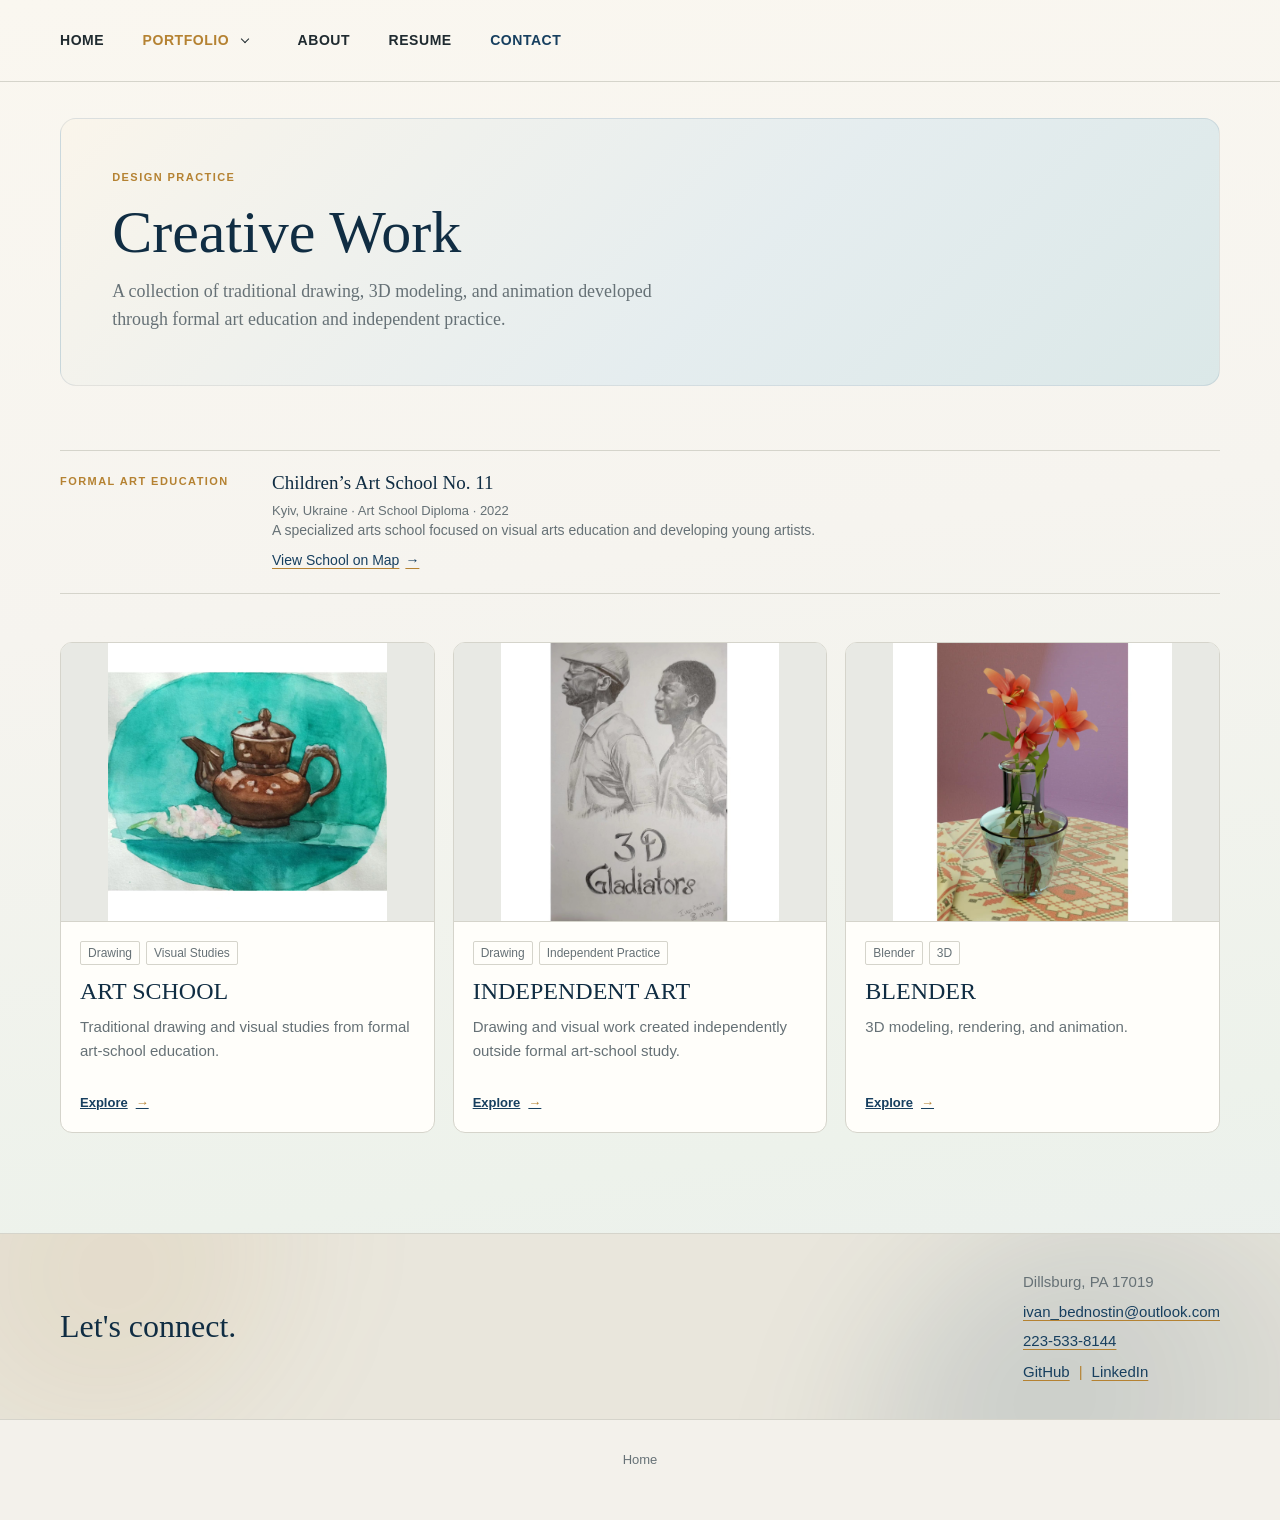
<file: creative.html>
<!doctype html>
<html lang="en">
<head>
  <meta charset="utf-8">
  <meta name="viewport" content="width=device-width, initial-scale=1">
  <meta name="description" content="Traditional art, Blender modeling, and animation.">
  <title>Creative Work</title>
  <link rel="stylesheet" href="css/style.css">
  <link rel="stylesheet" href="css/creative-collections.css">
  <script src="js/main.js" defer></script>
  <script src="js/creative-portfolio.js" defer></script>
</head>
<body class="creative-collections-page">
  <a class="skip-link" href="#main">Skip to content</a>
  <header class="site-header">
    <button class="menu-toggle" type="button" aria-expanded="false" aria-controls="site-navigation"><span class="menu-icon" aria-hidden="true"></span><span class="sr-only">Toggle navigation</span></button>
    <nav class="site-nav" id="site-navigation" aria-label="Main navigation">
      <a href="index.html">Home</a><div class="nav-dropdown"><a href="portfolio.html" aria-current="page">Portfolio</a><button class="submenu-toggle" type="button" aria-expanded="false" aria-controls="portfolio-submenu" aria-label="Portfolio sections"><span aria-hidden="true"></span></button><ul class="submenu" id="portfolio-submenu"><li><a href="portfolio.html#engineering-projects">Engineering Projects</a></li><li><a href="portfolio.html#research">Research</a></li><li><a href="portfolio.html#design-creative">Design &amp; Creative Work</a></li></ul></div><a href="about.html">About</a><a href="resume.html">Resume</a><a class="nav-contact" href="index.html#contact">Contact</a>
    </nav>
  </header>
  <main id="main" class="page-shell interior-page creative-collections">
    <header class="page-hero reveal">
      <p class="eyebrow page-hero__eyebrow">Design practice</p>
      <h1 class="page-hero__title">Creative Work</h1>
      <p class="page-hero__subtitle">A collection of traditional drawing, 3D modeling, and animation developed through formal art education and independent practice.</p>
    </header>

    <section class="creative-education-note" aria-labelledby="creative-education-title">
      <p class="eyebrow" id="creative-education-title">Formal Art Education</p>
      <div class="creative-education-copy">
        <h2>Children’s Art School No. 11</h2>
        <p>Kyiv, Ukraine <span aria-hidden="true">·</span> Art School Diploma <span aria-hidden="true">·</span> 2022</p>
        <p>A specialized arts school focused on visual arts education and developing young artists.</p>
        <a class="creative-school-map" href="https://maps.app.goo.gl/rKDwnLhb5S8RQ4F16" target="_blank" rel="noopener noreferrer">View School on Map <span aria-hidden="true">→</span></a>
      </div>
    </section>

    <section class="creative-collection-grid" aria-label="Creative collections">
      <article class="creative-collection-card">
        <div class="creative-card-visual creative-card-slideshow" data-creative-slideshow data-slide-source="art-school.html" data-slide-selector=".creative-media-grid .creative-gallery-item" aria-label="Art School artwork previews">
          <img class="creative-slide is-active" data-slide-image src="assets/images/creative/art-school/17874420897003034.jpg" alt="Art School artwork 17874420897003034.jpg" fetchpriority="high" decoding="async">
          <img class="creative-slide" data-slide-image alt="" aria-hidden="true" decoding="async">
          <div class="creative-slide-controls" aria-label="Art School preview controls">
            <button type="button" data-slide-previous aria-label="Previous Art School preview">←</button>
            <span data-slide-count aria-live="polite">1 / 3</span>
            <button type="button" data-slide-next aria-label="Next Art School preview">→</button>
          </div>
        </div>
        <div class="creative-card-copy">
          <div class="creative-card-tags"><span>Drawing</span><span>Visual Studies</span></div>
          <h2>ART SCHOOL</h2>
          <p>Traditional drawing and visual studies from formal art-school education.</p>
          <a class="creative-explore" href="art-school.html">Explore <span aria-hidden="true">→</span></a>
        </div>
      </article>
      <article class="creative-collection-card">
        <div class="creative-card-visual creative-card-slideshow" data-creative-slideshow data-slide-source="independent-art.html" data-slide-selector=".creative-media-grid .creative-gallery-item" aria-label="Independent Art previews">
          <img class="creative-slide is-active" data-slide-image src="assets/images/creative/independent/2022-2023/17981327582602010.jpg" alt="Independent artwork 17981327582602010.jpg" fetchpriority="high" decoding="async">
          <img class="creative-slide" data-slide-image alt="" aria-hidden="true" decoding="async">
          <div class="creative-slide-controls" aria-label="Independent Art preview controls">
            <button type="button" data-slide-previous aria-label="Previous Independent Art preview">←</button>
            <span data-slide-count aria-live="polite">1 / 3</span>
            <button type="button" data-slide-next aria-label="Next Independent Art preview">→</button>
          </div>
        </div>
        <div class="creative-card-copy">
          <div class="creative-card-tags"><span>Drawing</span><span>Independent Practice</span></div>
          <h2>INDEPENDENT ART</h2>
          <p>Drawing and visual work created independently outside formal art-school study.</p>
          <a class="creative-explore" href="independent-art.html">Explore <span aria-hidden="true">→</span></a>
        </div>
      </article>
      <article class="creative-collection-card">
        <div class="creative-card-visual creative-card-slideshow creative-card-blender" data-creative-slideshow data-slide-source="blender.html" data-slide-selector="[id=&quot;3d-modeling&quot;] .creative-media-grid .creative-gallery-item" aria-label="Blender render previews">
          <img class="creative-slide is-active" data-slide-image src="assets/images/creative/blender/17909941443034331.webp" alt="Blender render 17909941443034331.webp" fetchpriority="high" decoding="async">
          <img class="creative-slide" data-slide-image alt="" aria-hidden="true" decoding="async">
          <div class="creative-slide-controls" aria-label="Blender preview controls">
            <button type="button" data-slide-previous aria-label="Previous Blender preview">←</button>
            <span data-slide-count aria-live="polite">1 / 9</span>
            <button type="button" data-slide-next aria-label="Next Blender preview">→</button>
          </div>
        </div>
        <div class="creative-card-copy">
          <div class="creative-card-tags"><span>Blender</span><span>3D</span></div>
          <h2>BLENDER</h2>
          <p>3D modeling, rendering, and animation.</p>
          <a class="creative-explore" href="blender.html">Explore <span aria-hidden="true">→</span></a>
        </div>
      </article>
    </section>
  </main>
  <section class="portfolio-contact gradient-field" id="contact" aria-labelledby="contact-title">
    <div class="page-shell portfolio-contact-layout">
      <h2 id="contact-title">Let's connect.</h2>
      <address class="portfolio-contact-details">
        <span>Dillsburg, PA 17019</span>
        <a href="mailto:ivan_bednostin@outlook.com">ivan_bednostin@outlook.com</a>
        <a href="tel:+12235338144">223-533-8144</a>
        <nav aria-label="Professional profiles"><a href="https://github.com/ivnnsdg" target="_blank" rel="noopener noreferrer">GitHub</a><span aria-hidden="true">|</span><a href="https://linkedin.com/in/ivan-bednostin" target="_blank" rel="noopener noreferrer">LinkedIn</a></nav>
      </address>
    </div>
  </section>
  <footer class="portfolio-footer"><div class="page-shell"><nav aria-label="Footer navigation"><a href="index.html">Home</a></nav></div></footer>
</body>
</html>
</file>
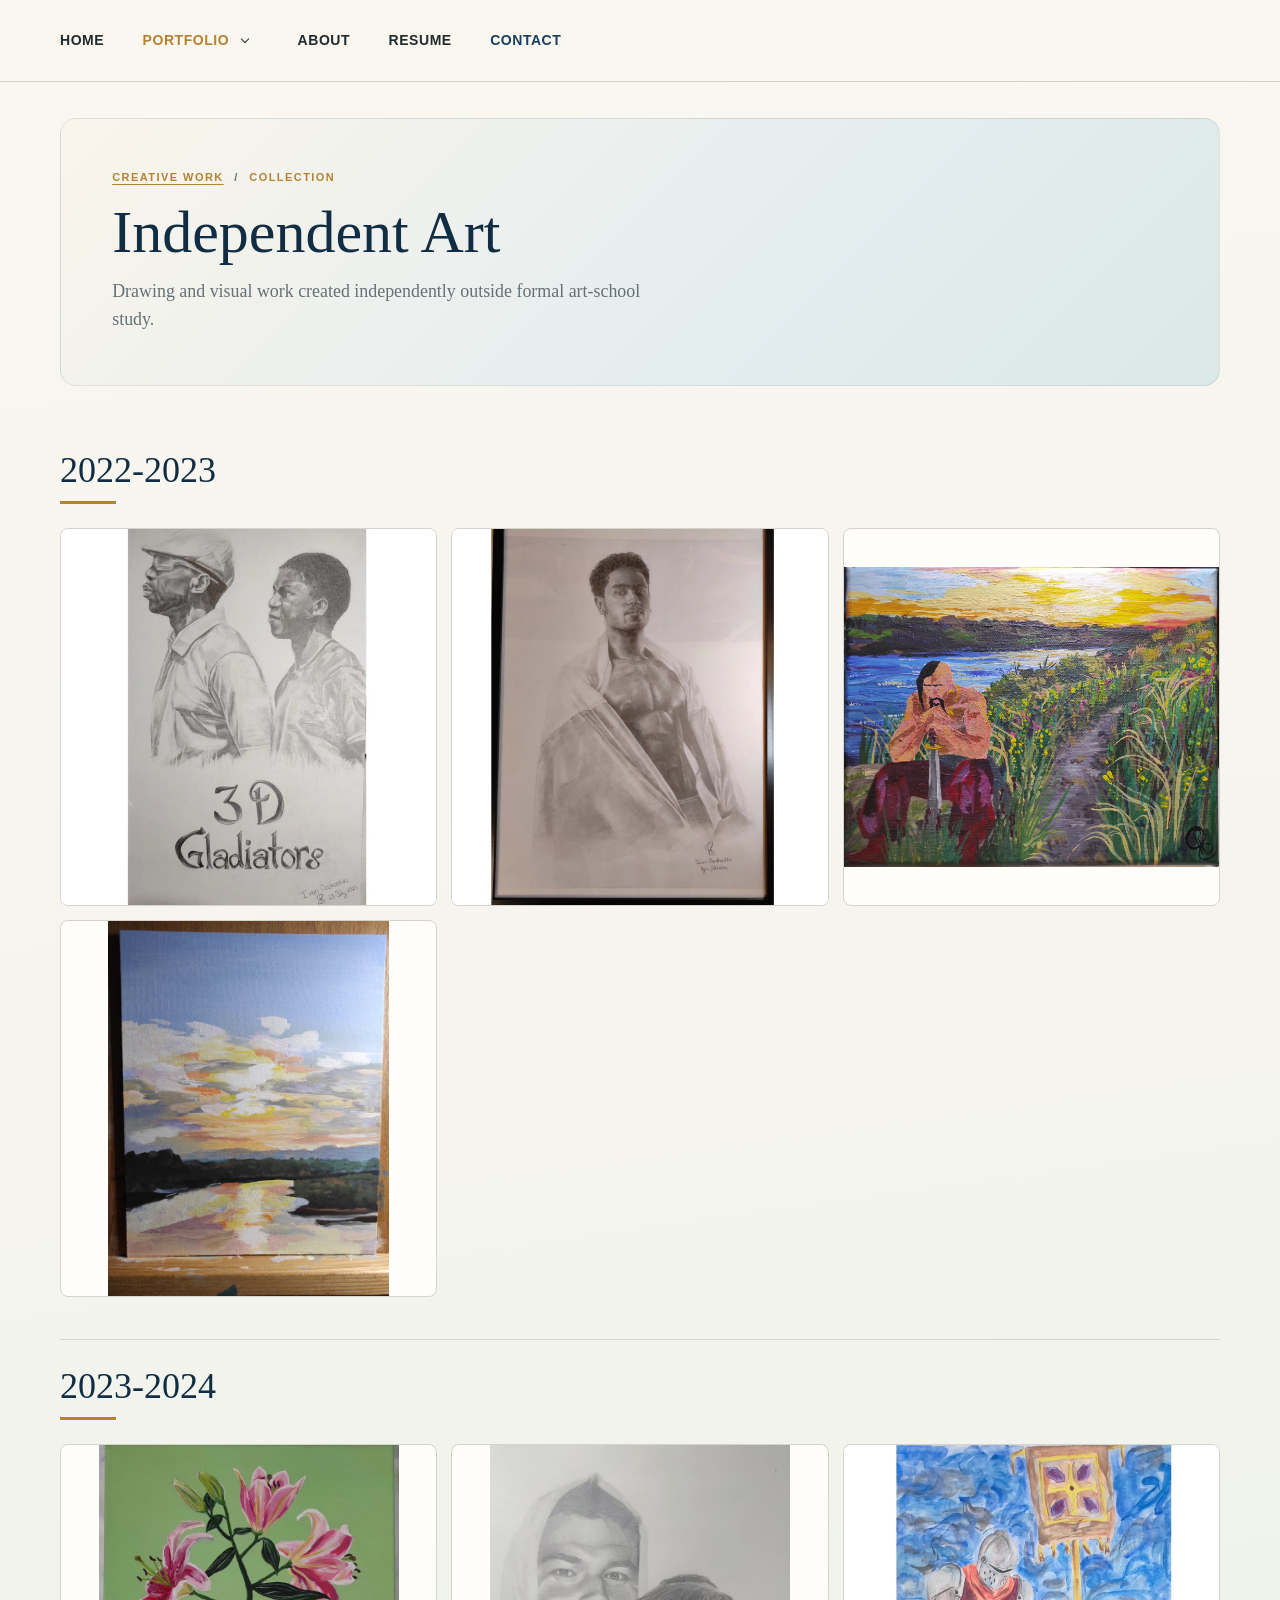
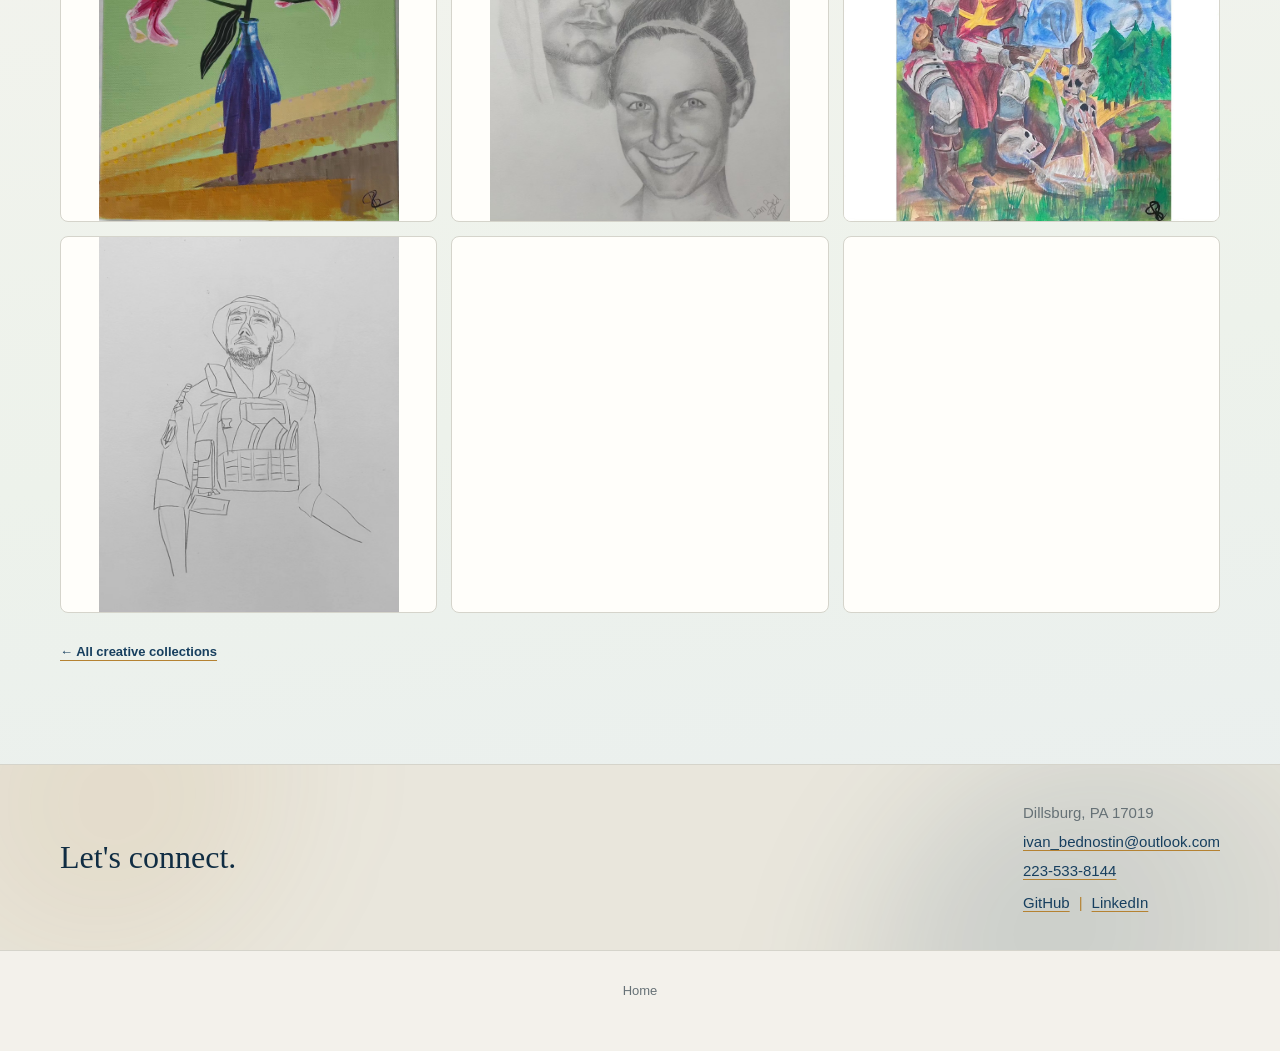
<file: independent-art.html>
<!doctype html>
<html lang="en">
<head>
  <meta charset="utf-8">
  <meta name="viewport" content="width=device-width, initial-scale=1">
  <meta name="description" content="Drawing and visual work created independently outside formal art-school study.">
  <title>Independent Art | Creative Work</title>
  <link rel="stylesheet" href="css/style.css">
  <link rel="stylesheet" href="css/creative-collections.css">
  <script src="js/main.js" defer></script>
  <script src="js/creative-portfolio.js" defer></script>
</head>
<body class="creative-collections-page">
  <a class="skip-link" href="#main">Skip to content</a>
  <header class="site-header">
    <button class="menu-toggle" type="button" aria-expanded="false" aria-controls="site-navigation"><span class="menu-icon" aria-hidden="true"></span><span class="sr-only">Toggle navigation</span></button>
    <nav class="site-nav" id="site-navigation" aria-label="Main navigation">
      <a href="index.html">Home</a><div class="nav-dropdown"><a href="portfolio.html" aria-current="page">Portfolio</a><button class="submenu-toggle" type="button" aria-expanded="false" aria-controls="portfolio-submenu" aria-label="Portfolio sections"><span aria-hidden="true"></span></button><ul class="submenu" id="portfolio-submenu"><li><a href="portfolio.html#engineering-projects">Engineering Projects</a></li><li><a href="portfolio.html#research">Research</a></li><li><a href="portfolio.html#design-creative">Design &amp; Creative Work</a></li></ul></div><a href="about.html">About</a><a href="resume.html">Resume</a><a class="nav-contact" href="index.html#contact">Contact</a>
    </nav>
  </header>
  <main id="main" class="page-shell interior-page">
    <header class="page-hero reveal">
      <p class="eyebrow page-hero__eyebrow"><a href="creative.html">Creative Work</a> <span aria-hidden="true">/</span> Collection</p>
      <h1 class="page-hero__title">Independent Art</h1>
      <p class="page-hero__subtitle">Drawing and visual work created independently outside formal art-school study.</p>
    </header>
    <section class="creative-year-group" aria-labelledby="independent-2022-title">
      <h2 id="independent-2022-title">2022-2023</h2>
      <div class="creative-media-grid" aria-label="Independent artwork from 2022-2023">
        <a class="creative-gallery-item" data-lightbox data-lightbox-group="independent-art" data-caption="2022-2023" href="assets/images/creative/independent/2022-2023/17981327582602010.jpg"><img src="assets/images/creative/independent/2022-2023/17981327582602010.jpg" alt="Independent artwork 17981327582602010.jpg" loading="lazy" decoding="async"></a>
        <a class="creative-gallery-item" data-lightbox data-lightbox-group="independent-art" data-caption="2022-2023" href="assets/images/creative/independent/2022-2023/18000172214229095.jpg"><img src="assets/images/creative/independent/2022-2023/18000172214229095.jpg" alt="Independent artwork 18000172214229095.jpg" loading="lazy" decoding="async"></a>
        <a class="creative-gallery-item" data-lightbox data-lightbox-group="independent-art" data-caption="2022-2023" href="assets/images/creative/independent/2022-2023/18010572950054940.jpg"><img src="assets/images/creative/independent/2022-2023/18010572950054940.jpg" alt="Independent artwork 18010572950054940.jpg" loading="lazy" decoding="async"></a>
        <a class="creative-gallery-item" data-lightbox data-lightbox-group="independent-art" data-caption="2022-2023" href="assets/images/creative/independent/2022-2023/IMG_20221217_223424.jpg"><img src="assets/images/creative/independent/2022-2023/thumbs/IMG_20221217_223424.jpg" alt="Independent artwork IMG_20221217_223424.jpg" loading="lazy" decoding="async"></a>
      </div>
    </section>
    <section class="creative-year-group" aria-labelledby="independent-2023-title">
      <h2 id="independent-2023-title">2023-2024</h2>
      <div class="creative-media-grid" aria-label="Independent artwork from 2023-2024">
        <a class="creative-gallery-item" data-lightbox data-lightbox-group="independent-art" data-caption="2023-2024" href="assets/images/creative/independent/2023-2024/18001106861438872.jpg"><img src="assets/images/creative/independent/2023-2024/18001106861438872.jpg" alt="Independent artwork 18001106861438872.jpg" loading="lazy" decoding="async"></a>
        <a class="creative-gallery-item" data-lightbox data-lightbox-group="independent-art" data-caption="2023-2024" href="assets/images/creative/independent/2023-2024/18021826535194117.jpg"><img src="assets/images/creative/independent/2023-2024/18021826535194117.jpg" alt="Independent artwork 18021826535194117.jpg" loading="lazy" decoding="async"></a>
        <a class="creative-gallery-item" data-lightbox data-lightbox-group="independent-art" data-caption="2023-2024" href="assets/images/creative/independent/2023-2024/18032767729917760.jpg"><img src="assets/images/creative/independent/2023-2024/18032767729917760.jpg" alt="Independent artwork 18032767729917760.jpg" loading="lazy" decoding="async"></a>
        <a class="creative-gallery-item" data-lightbox data-lightbox-group="independent-art" data-caption="2023-2024" href="assets/images/creative/independent/2023-2024/18066956407509914.jpg"><img src="assets/images/creative/independent/2023-2024/18066956407509914.jpg" alt="Independent artwork 18066956407509914.jpg" loading="lazy" decoding="async"></a>
        <a class="creative-gallery-item" data-lightbox data-lightbox-group="independent-art" data-caption="2023-2024" href="assets/images/creative/independent/2023-2024/18332421526188574.jpg"><img src="assets/images/creative/independent/2023-2024/18332421526188574.jpg" alt="Independent artwork 18332421526188574.jpg" loading="lazy" decoding="async"></a>
        <a class="creative-gallery-item" data-lightbox data-lightbox-group="independent-art" data-caption="2023-2024" href="assets/images/creative/independent/2023-2024/18098143414370827.jpg"><img src="assets/images/creative/independent/2023-2024/18098143414370827.jpg" alt="Independent artwork 18098143414370827.jpg" loading="lazy" decoding="async"></a>
      </div>
    </section>
    <a class="creative-detail-back" href="creative.html">← All creative collections</a>
  </main>
  <section class="portfolio-contact gradient-field" id="contact" aria-labelledby="contact-title">
    <div class="page-shell portfolio-contact-layout">
      <h2 id="contact-title">Let's connect.</h2>
      <address class="portfolio-contact-details">
        <span>Dillsburg, PA 17019</span>
        <a href="mailto:ivan_bednostin@outlook.com">ivan_bednostin@outlook.com</a>
        <a href="tel:+12235338144">223-533-8144</a>
        <nav aria-label="Professional profiles"><a href="https://github.com/ivnnsdg" target="_blank" rel="noopener noreferrer">GitHub</a><span aria-hidden="true">|</span><a href="https://linkedin.com/in/ivan-bednostin" target="_blank" rel="noopener noreferrer">LinkedIn</a></nav>
      </address>
    </div>
  </section>
  <footer class="portfolio-footer"><div class="page-shell"><nav aria-label="Footer navigation"><a href="index.html">Home</a></nav></div></footer>
</body>
</html>
</file>
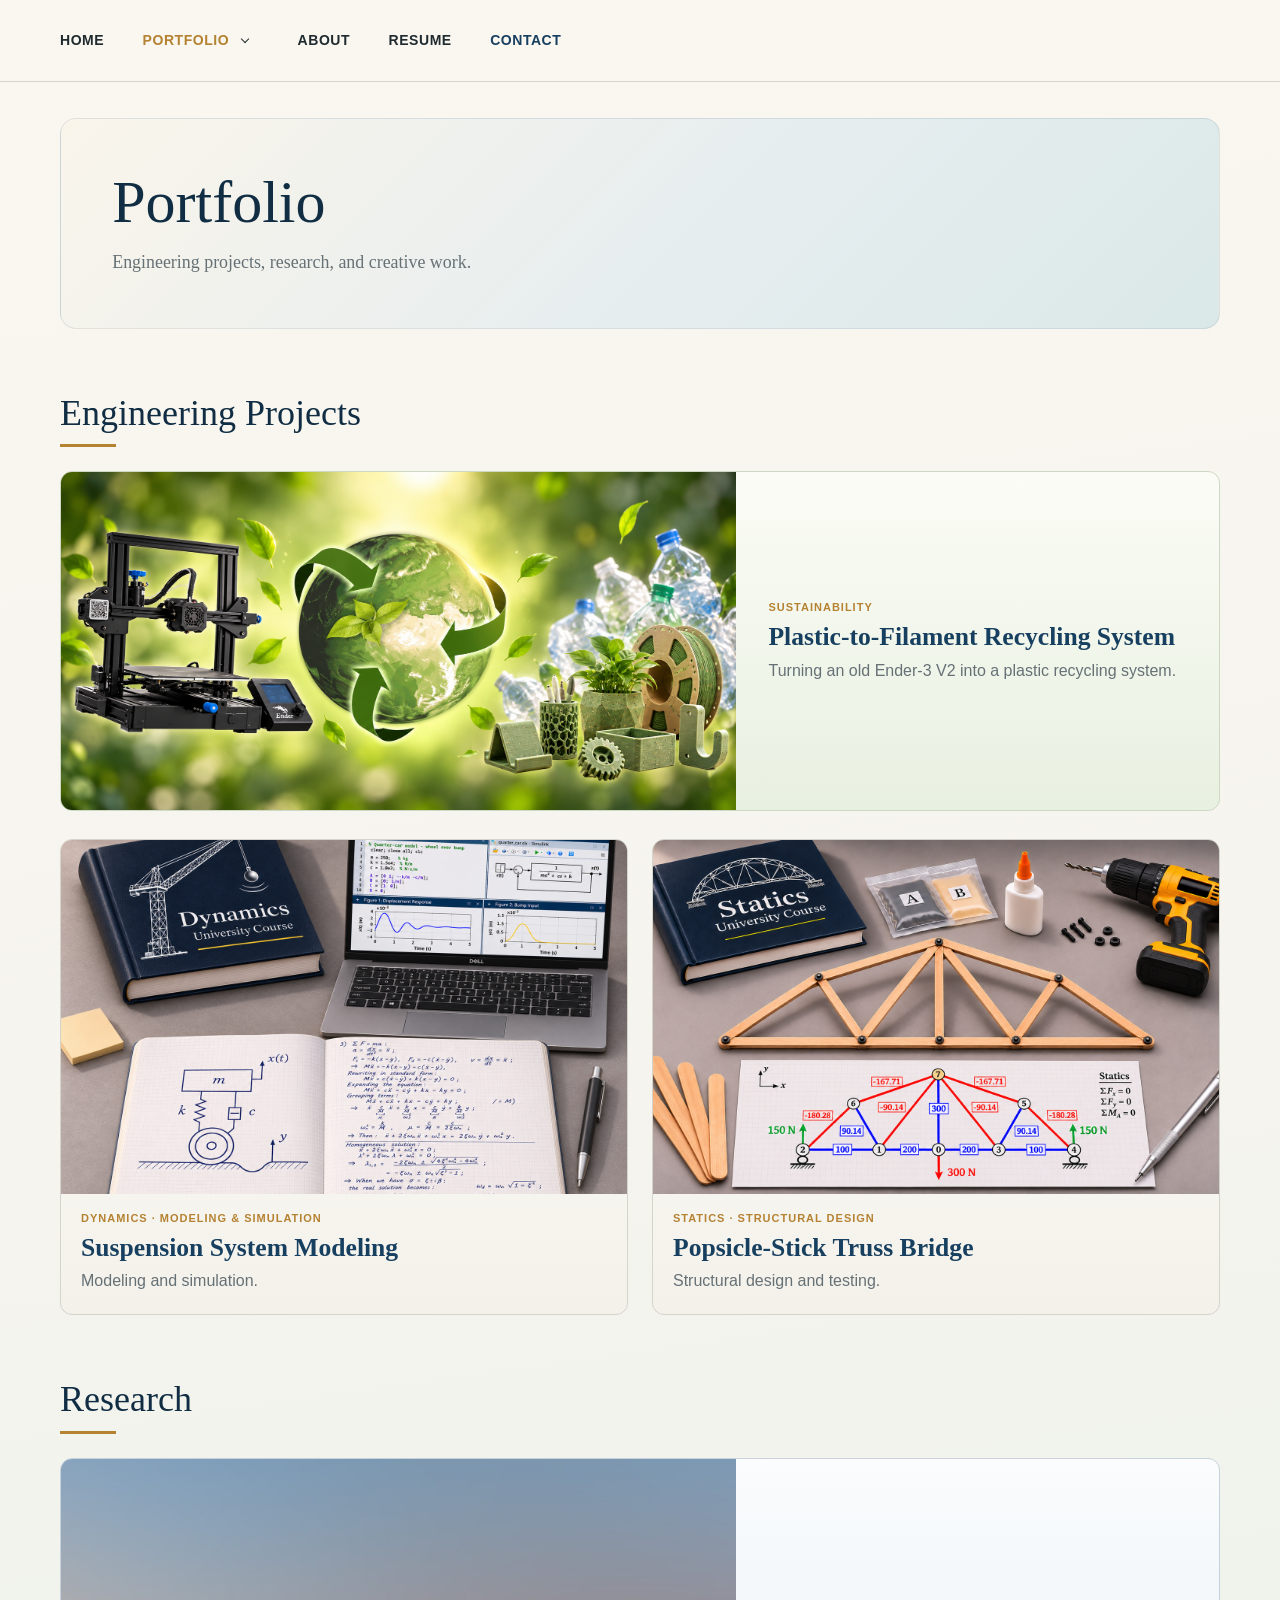
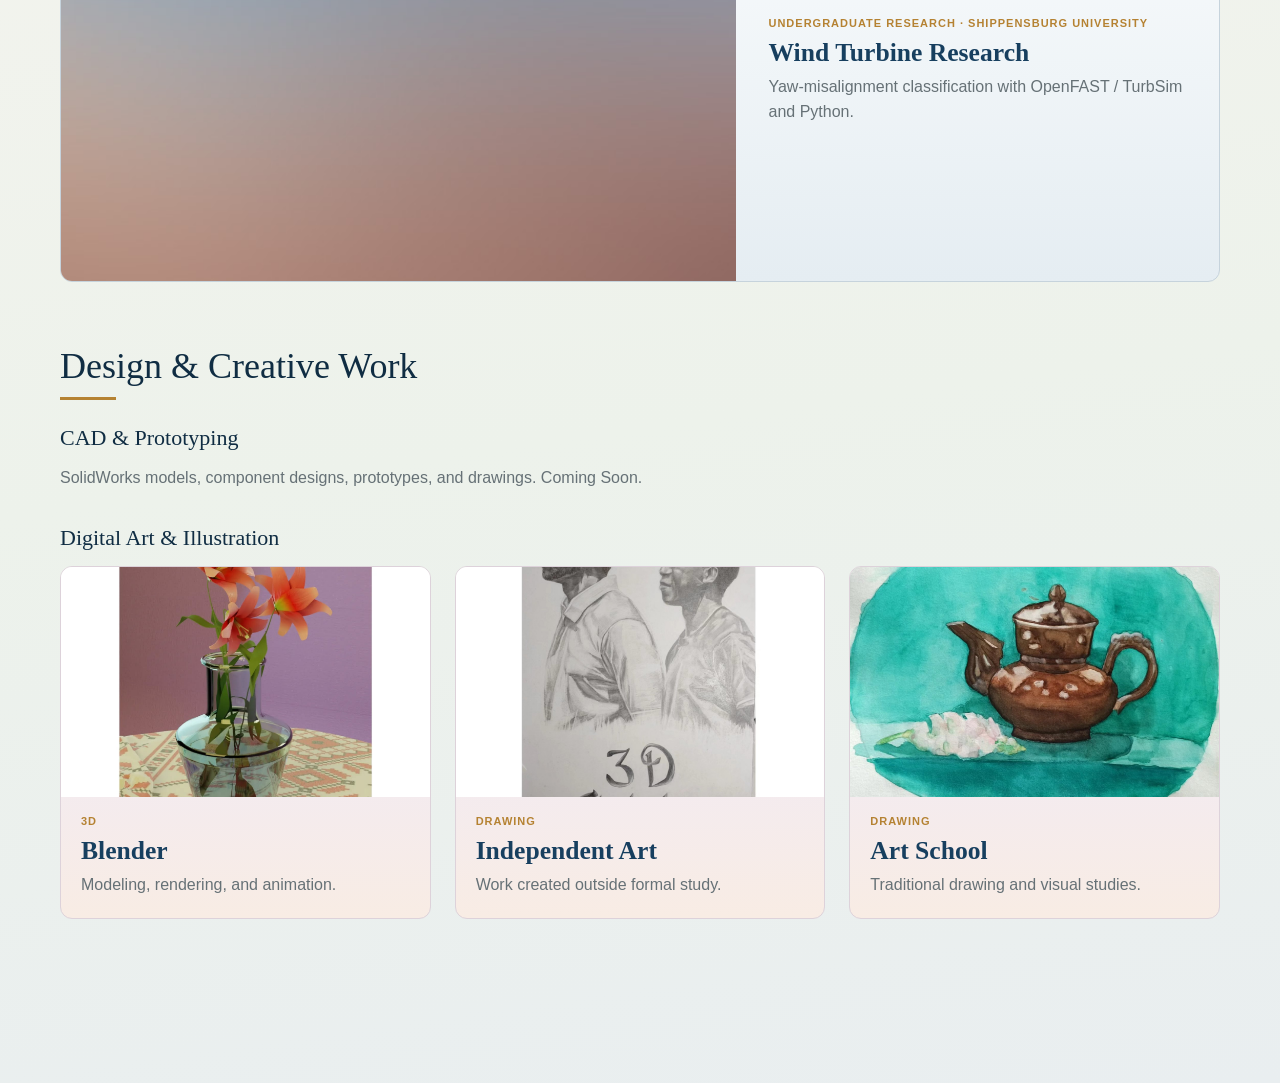
<file: portfolio.html>
<!doctype html>
<html lang="en">
<head>
  <meta charset="utf-8">
  <meta name="viewport" content="width=device-width, initial-scale=1">
  <meta name="description" content="Engineering projects, research, and design work by Ivan Bednostin.">
  <title>Portfolio</title>
  <link rel="stylesheet" href="css/style.css">
  <script src="js/content-updates.js?v=202611060755" defer></script>
  <script src="js/main.js" defer></script>
</head>
<body>
  <a class="skip-link" href="#main">Skip to content</a>
  <header class="site-header"><button class="menu-toggle" type="button" aria-expanded="false" aria-controls="site-navigation"><span class="menu-icon" aria-hidden="true"></span><span class="sr-only">Toggle navigation</span></button><nav class="site-nav" id="site-navigation" aria-label="Main navigation"><a href="index.html">Home</a><div class="nav-dropdown"><a href="portfolio.html" aria-current="page">Portfolio</a><button class="submenu-toggle" type="button" aria-expanded="false" aria-controls="portfolio-submenu" aria-label="Portfolio sections"><span aria-hidden="true"></span></button><ul class="submenu" id="portfolio-submenu"><li><a href="portfolio.html#engineering-projects">Engineering Projects</a></li><li><a href="portfolio.html#research">Research</a></li><li><a href="portfolio.html#design-creative">Design &amp; Creative Work</a></li></ul></div><a href="about.html">About</a><a href="resume.html">Resume</a><a class="nav-contact" href="index.html#contact">Contact</a></nav></header>

  <main id="main" class="page-shell interior-page portfolio-page">
    <header class="page-hero reveal">
      <h1 class="page-hero__title">Portfolio</h1>
      <p class="page-hero__subtitle">Engineering projects, research, and creative work.</p>
    </header>

    <section class="portfolio-section" id="engineering-projects" aria-labelledby="engineering-title">
      <h2 id="engineering-title">Engineering Projects</h2>
      <div class="work-grid">
        <a class="work-card is-wide is-recycling" href="project-recycling.html" data-tone="sustainability" data-new-project="plastic-filament-recycling">
                  <div class="work-media"><img src="assets/images/portfolio-cards/recycling-card.png" alt="Ender-3 V2 printer beside a recycling Earth symbol, plastic bottles, and green recycled-plastic objects" loading="lazy" decoding="async" width="1774" height="887"></div>
          <div class="work-info"><p class="card-kicker">Sustainability</p><h3>Plastic-to-Filament Recycling System</h3><p>Turning an old Ender-3 V2 into a plastic recycling system.</p></div>
        </a>
        <a class="work-card" href="project-dynamics.html" data-new-project="vehicle-suspension-modeling">
          <div class="work-media"><img src="assets/images/portfolio-cards/dynamics-card.png" alt="Dynamics course materials, a MATLAB suspension model, response plots, and handwritten equations" loading="lazy" decoding="async" width="1448" height="1086"></div>
          <div class="work-info"><p class="card-kicker">Dynamics · Modeling &amp; Simulation</p><h3>Suspension System Modeling</h3><p>Modeling and simulation.</p></div>
        </a>
        <a class="work-card" href="project-truss.html" data-new-project="popsicle-stick-truss-bridge">
          <div class="work-media"><img src="assets/images/portfolio-cards/statics-card.png" alt="Popsicle-stick truss bridge prototype and a labeled statics force diagram with project materials and tools" loading="lazy" decoding="async" width="1670" height="942"></div>
          <div class="work-info"><p class="card-kicker">Statics · Structural Design</p><h3>Popsicle-Stick Truss Bridge</h3><p>Structural design and testing.</p></div>
        </a>
      </div>
    </section>

    <section class="portfolio-section" id="research" aria-labelledby="research-title">
      <h2 id="research-title">Research</h2>
      <div class="work-grid">
        <a class="work-card is-wide" href="research.html" data-tone="research">
          <div class="work-media"><img src="assets/images/gradients/04.jpg" alt="" loading="lazy" decoding="async"></div>
          <div class="work-info"><p class="card-kicker">Undergraduate research · Shippensburg University</p><h3>Wind Turbine Research</h3><p>Yaw-misalignment classification with OpenFAST / TurbSim and Python.</p></div>
        </a>
      </div>
    </section>

    <section class="portfolio-section" id="design-creative" aria-labelledby="design-title">
      <h2 id="design-title">Design &amp; Creative Work</h2>
      <div class="portfolio-sub" id="cad-prototyping">
        <h3>CAD &amp; Prototyping</h3>
        <p class="coming-note">SolidWorks models, component designs, prototypes, and drawings. Coming Soon.</p>
      </div>
      <div class="portfolio-sub" id="digital-art">
        <h3>Digital Art &amp; Illustration</h3>
        <div class="work-grid work-grid-3">
          <a class="work-card" href="blender.html" data-tone="creative">
            <div class="work-media"><img src="assets/images/creative/blender/17909941443034331.webp" alt="Blender render" loading="lazy" decoding="async"></div>
            <div class="work-info"><p class="card-kicker">3D</p><h3>Blender</h3><p>Modeling, rendering, and animation.</p></div>
          </a>
          <a class="work-card" href="independent-art.html" data-tone="creative">
            <div class="work-media"><img src="assets/images/creative/independent/2022-2023/17981327582602010.jpg" alt="Independent artwork" loading="lazy" decoding="async"></div>
            <div class="work-info"><p class="card-kicker">Drawing</p><h3>Independent Art</h3><p>Work created outside formal study.</p></div>
          </a>
          <a class="work-card" href="art-school.html" data-tone="creative">
            <div class="work-media"><img src="assets/images/creative/art-school/17874420897003034.jpg" alt="Art school drawing" loading="lazy" decoding="async"></div>
            <div class="work-info"><p class="card-kicker">Drawing</p><h3>Art School</h3><p>Traditional drawing and visual studies.</p></div>
          </a>
        </div>
      </div>
    </section>
  </main>
</body>
</html>
</file>
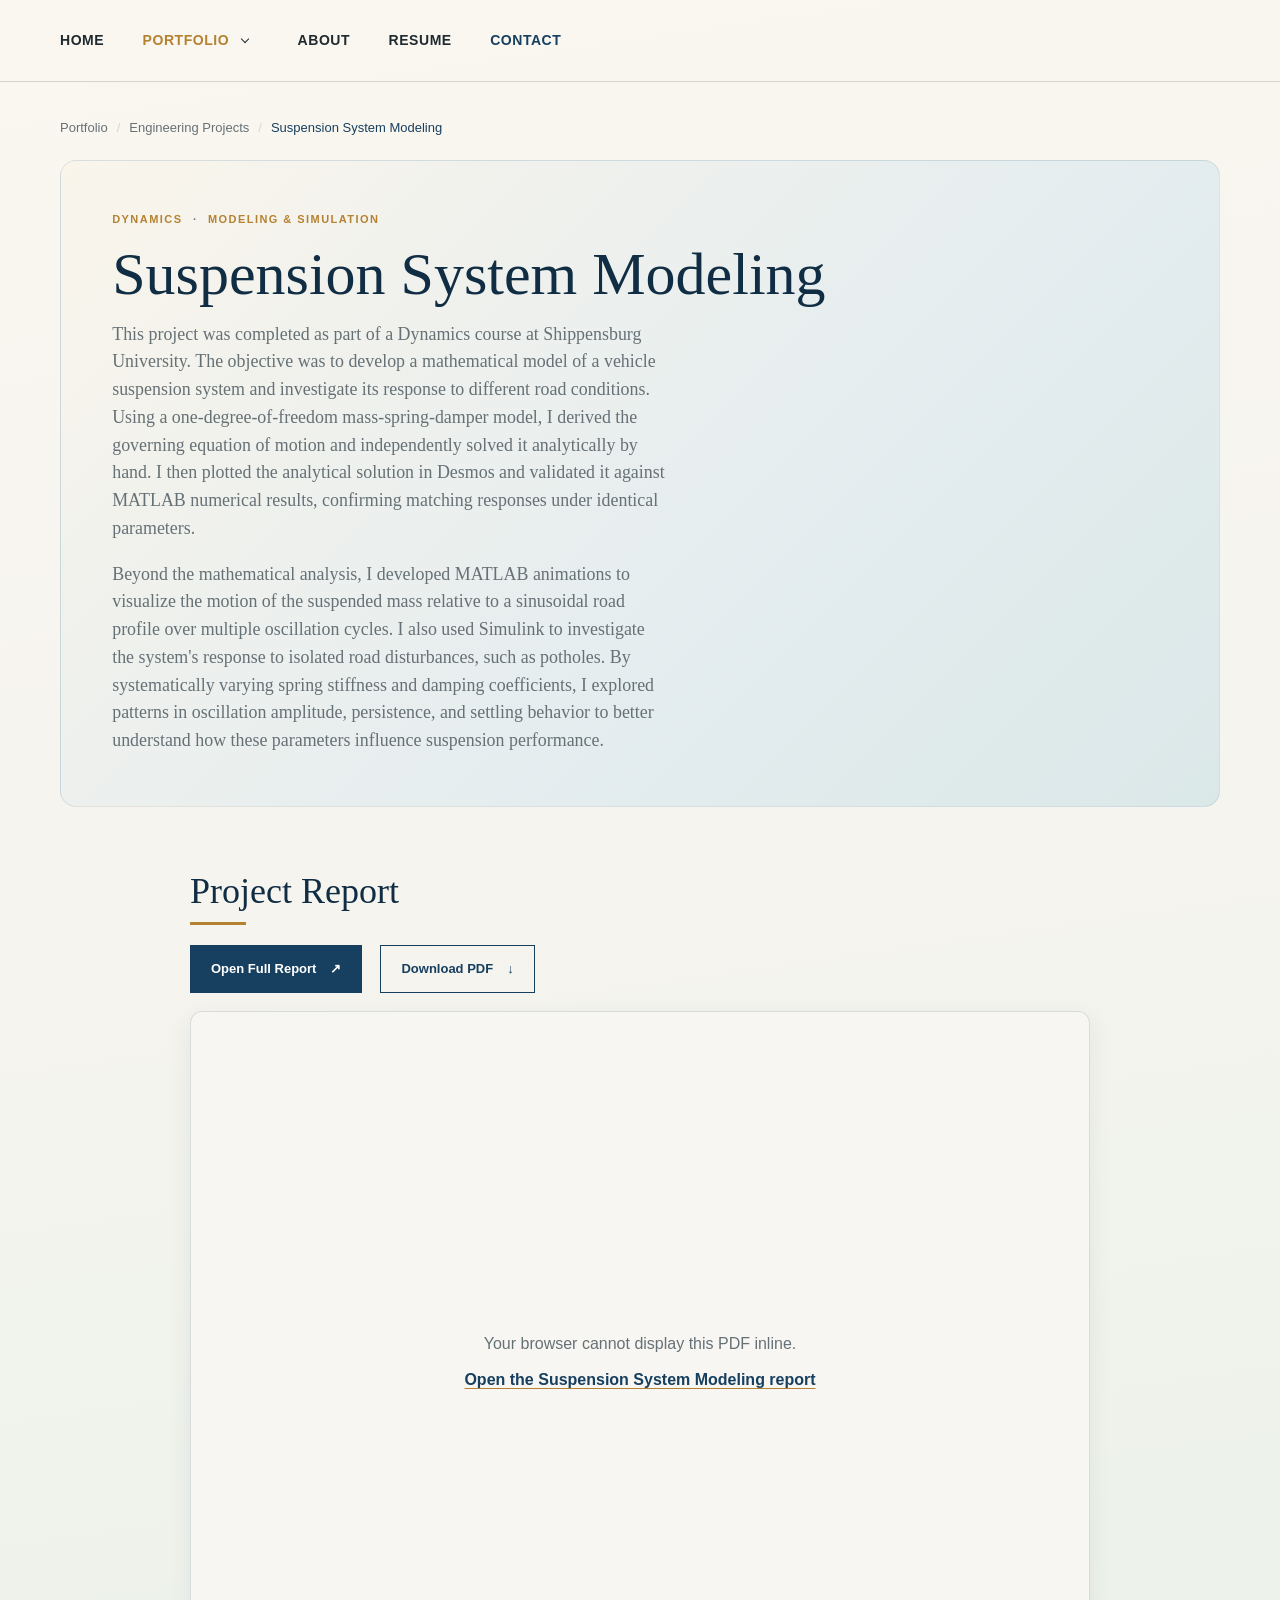
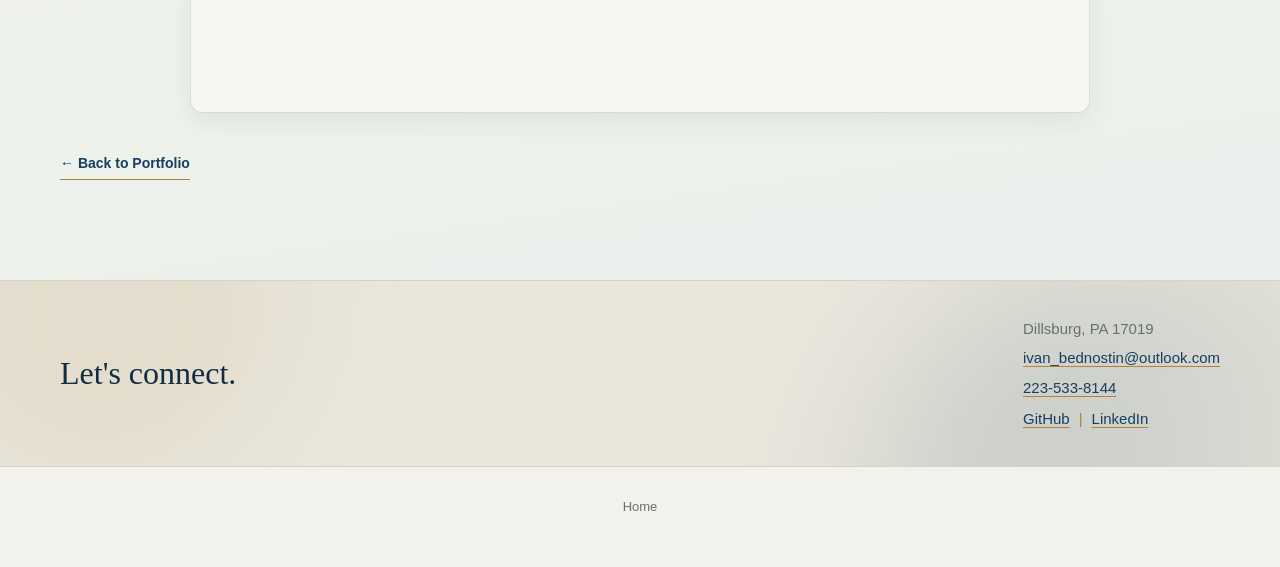
<file: project-dynamics.html>
<!doctype html>
<html lang="en">
<head>
  <meta charset="utf-8">
  <meta name="viewport" content="width=device-width, initial-scale=1">
  <meta name="description" content="Read the Suspension System Modeling dynamics engineering report.">
  <title>Suspension System Modeling</title>
  <link rel="stylesheet" href="css/style.css?v=20261104">
  <script src="js/main.js" defer></script>
  <script src="js/content-updates.js?v=202611060755" defer></script>
</head>
<body>
  <a class="skip-link" href="#main">Skip to content</a>
  <header class="site-header"><button class="menu-toggle" type="button" aria-expanded="false" aria-controls="site-navigation"><span class="menu-icon" aria-hidden="true"></span><span class="sr-only">Toggle navigation</span></button><nav class="site-nav" id="site-navigation" aria-label="Main navigation"><a href="index.html">Home</a><div class="nav-dropdown"><a href="portfolio.html" aria-current="page">Portfolio</a><button class="submenu-toggle" type="button" aria-expanded="false" aria-controls="portfolio-submenu" aria-label="Portfolio sections"><span aria-hidden="true"></span></button><ul class="submenu" id="portfolio-submenu"><li><a href="portfolio.html#engineering-projects">Engineering Projects</a></li><li><a href="portfolio.html#research">Research</a></li><li><a href="portfolio.html#design-creative">Design &amp; Creative Work</a></li></ul></div><a href="about.html">About</a><a href="resume.html">Resume</a><a class="nav-contact" href="index.html#contact">Contact</a></nav></header>

  <main id="main" class="page-shell interior-page case-page project-report-page">
    <nav class="breadcrumb" aria-label="Breadcrumb">
      <ol>
        <li><a href="portfolio.html">Portfolio</a></li>
        <li><a href="portfolio.html#engineering-projects">Engineering Projects</a></li>
        <li aria-current="page">Suspension System Modeling</li>
      </ol>
    </nav>
    <header class="page-hero reveal">
      <p class="eyebrow page-hero__eyebrow">Dynamics <span aria-hidden="true">·</span> Modeling &amp; Simulation</p>
      <h1 class="page-hero__title">Suspension System Modeling</h1>
      <p class="page-hero__subtitle">This project was completed as part of a Dynamics course at Shippensburg University. The objective was to develop a mathematical model of a vehicle suspension system and investigate its response to different road conditions. Using a one-degree-of-freedom mass-spring-damper model, I derived the governing equation of motion and independently solved it analytically by hand. I then plotted the analytical solution in Desmos and validated it against MATLAB numerical results, confirming matching responses under identical parameters.</p>
      <p class="page-hero__subtitle">Beyond the mathematical analysis, I developed MATLAB animations to visualize the motion of the suspended mass relative to a sinusoidal road profile over multiple oscillation cycles. I also used Simulink to investigate the system's response to isolated road disturbances, such as potholes. By systematically varying spring stiffness and damping coefficients, I explored patterns in oscillation amplitude, persistence, and settling behavior to better understand how these parameters influence suspension performance.</p>
    </header>

    <section class="project-report" aria-labelledby="project-report-title">
      <h2 class="section-heading" id="project-report-title">Project Report</h2>
      <div class="button-row project-report-actions">
        <a class="button button-primary" href="assets/documents/Term%20Project%20Report_dynamics_2026_spring_public.pdf?v=signed-20261105" target="_blank" rel="noopener noreferrer">Open Full Report <span aria-hidden="true">↗</span></a>
        <a class="button button-secondary" href="assets/documents/Term%20Project%20Report_dynamics_2026_spring_public.pdf?v=signed-20261105" download="Term Project Report_dynamics_2026_spring_public.pdf">Download PDF <span aria-hidden="true">↓</span></a>
      </div>
      <div class="project-pdf-viewer reveal">
        <object data="assets/documents/Term%20Project%20Report_dynamics_2026_spring_public.pdf?v=signed-20261105" type="application/pdf" aria-label="Suspension System Modeling engineering report PDF">
          <div class="pdf-fallback">
            <p>Your browser cannot display this PDF inline.</p>
            <a href="assets/documents/Term%20Project%20Report_dynamics_2026_spring_public.pdf?v=signed-20261105" target="_blank" rel="noopener noreferrer">Open the Suspension System Modeling report</a>
          </div>
        </object>
      </div>
    </section>
    <a class="text-link back-link" href="portfolio.html">← Back to Portfolio</a>
  </main>

  <section class="portfolio-contact gradient-field" id="contact" aria-labelledby="contact-title">
    <div class="page-shell portfolio-contact-layout">
      <h2 id="contact-title">Let's connect.</h2>
      <address class="portfolio-contact-details">
        <span>Dillsburg, PA 17019</span>
        <a href="mailto:ivan_bednostin@outlook.com">ivan_bednostin@outlook.com</a>
        <a href="tel:+12235338144">223-533-8144</a>
        <nav aria-label="Professional profiles"><a href="https://github.com/ivnnsdg" target="_blank" rel="noopener noreferrer">GitHub</a><span aria-hidden="true">|</span><a href="https://linkedin.com/in/ivan-bednostin" target="_blank" rel="noopener noreferrer">LinkedIn</a></nav>
      </address>
    </div>
  </section>
  <footer class="portfolio-footer"><div class="page-shell"><nav aria-label="Footer navigation"><a href="index.html">Home</a></nav></div></footer>
</body>
</html>
</file>
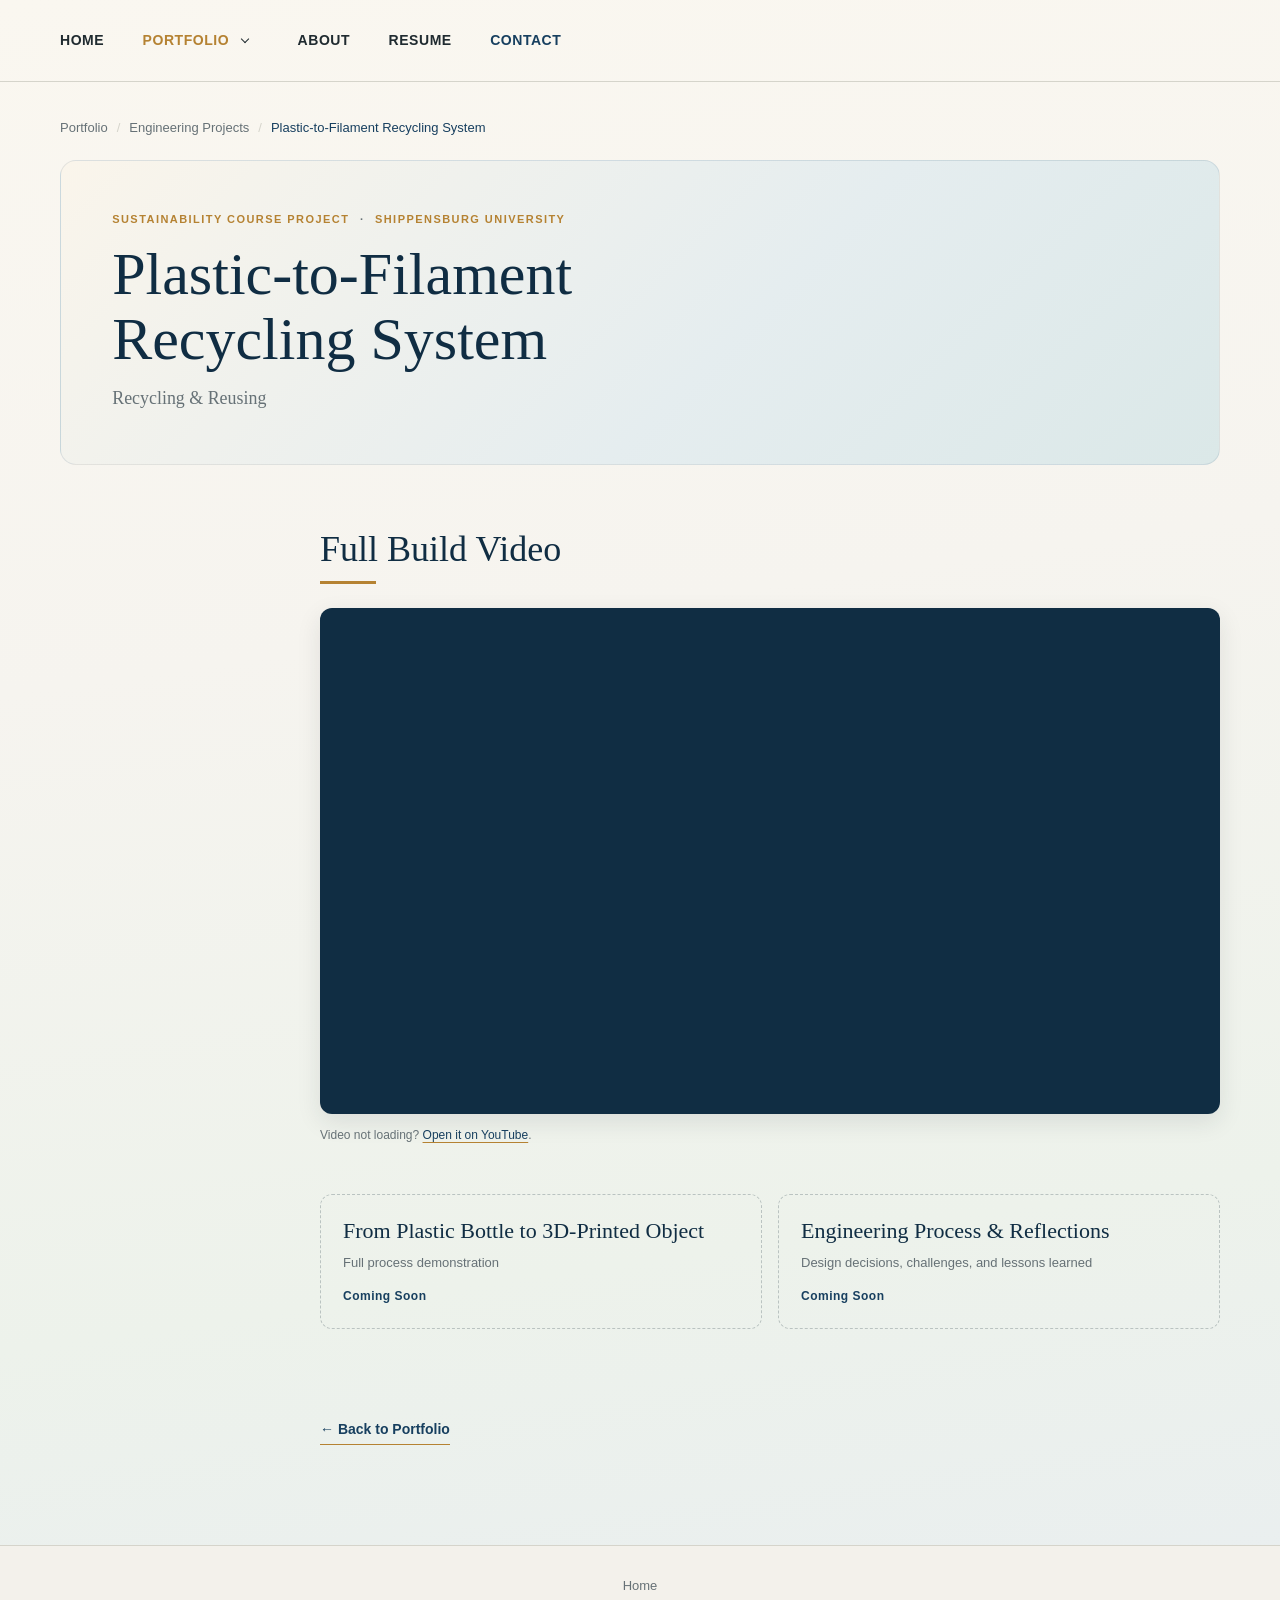
<file: project-recycling.html>
<!doctype html>
<html lang="en">
<head><meta charset="utf-8"><meta name="viewport" content="width=device-width, initial-scale=1"><meta name="description" content="Sustainability course project: plastic-to-filament recycling system build video."><title>Plastic-to-Filament Recycling</title><link rel="stylesheet" href="css/style.css"><script src="js/content-updates.js?v=202611060755" defer></script><script src="js/main.js" defer></script></head>
<body><a class="skip-link" href="#main">Skip to content</a><header class="site-header"><button class="menu-toggle" type="button" aria-expanded="false" aria-controls="site-navigation"><span class="menu-icon" aria-hidden="true"></span><span class="sr-only">Toggle navigation</span></button><nav class="site-nav" id="site-navigation" aria-label="Main navigation"><a href="index.html">Home</a><div class="nav-dropdown"><a href="portfolio.html" aria-current="page">Portfolio</a><button class="submenu-toggle" type="button" aria-expanded="false" aria-controls="portfolio-submenu" aria-label="Portfolio sections"><span aria-hidden="true"></span></button><ul class="submenu" id="portfolio-submenu"><li><a href="portfolio.html#engineering-projects">Engineering Projects</a></li><li><a href="portfolio.html#research">Research</a></li><li><a href="portfolio.html#design-creative">Design &amp; Creative Work</a></li></ul></div><a href="about.html">About</a><a href="resume.html">Resume</a><a class="nav-contact" href="index.html#contact">Contact</a></nav></header>
<main id="main" class="page-shell interior-page case-page"><nav class="breadcrumb" aria-label="Breadcrumb"><ol><li><a href="portfolio.html">Portfolio</a></li><li><a href="portfolio.html#engineering-projects">Engineering Projects</a></li><li aria-current="page">Plastic-to-Filament Recycling System</li></ol></nav><header class="page-hero reveal"><p class="eyebrow page-hero__eyebrow">Sustainability course project <span aria-hidden="true">·</span> Shippensburg University</p><h1 class="page-hero__title">Plastic-to-Filament Recycling System</h1><p class="page-hero__subtitle">Recycling &amp; Reusing</p></header>
  <section class="build-video reveal" id="build-video" aria-labelledby="build-video-title">
    <h2 id="build-video-title" data-new-item="recycling-build-video">Full Build Video</h2>
    <div class="video-frame"><iframe src="https://www.youtube-nocookie.com/embed/VwZgvXHe2K4?rel=0" title="Plastic-to-Filament Recycling System: full build video" loading="lazy" referrerpolicy="strict-origin-when-cross-origin" allow="accelerometer; encrypted-media; gyroscope; picture-in-picture; fullscreen" allowfullscreen></iframe></div>
    <p class="video-note">Video not loading? <a href="https://youtu.be/VwZgvXHe2K4" target="_blank" rel="noopener noreferrer">Open it on YouTube</a>.</p>
  </section>
  <section class="upcoming-grid" aria-label="Upcoming">
    <article class="upcoming-card reveal"><h2>From Plastic Bottle to 3D-Printed Object</h2><p class="upcoming-sub">Full process demonstration</p><p class="upcoming-status">Coming Soon</p></article>
    <article class="upcoming-card reveal"><h2>Engineering Process &amp; Reflections</h2><p class="upcoming-sub">Design decisions, challenges, and lessons learned</p><p class="upcoming-status">Coming Soon</p></article>
  </section>
  <a class="text-link case-back" href="portfolio.html">← Back to Portfolio</a>
</main><footer class="portfolio-footer"><div class="page-shell"><nav aria-label="Footer navigation"><a href="index.html">Home</a></nav></div></footer></body></html>
</file>
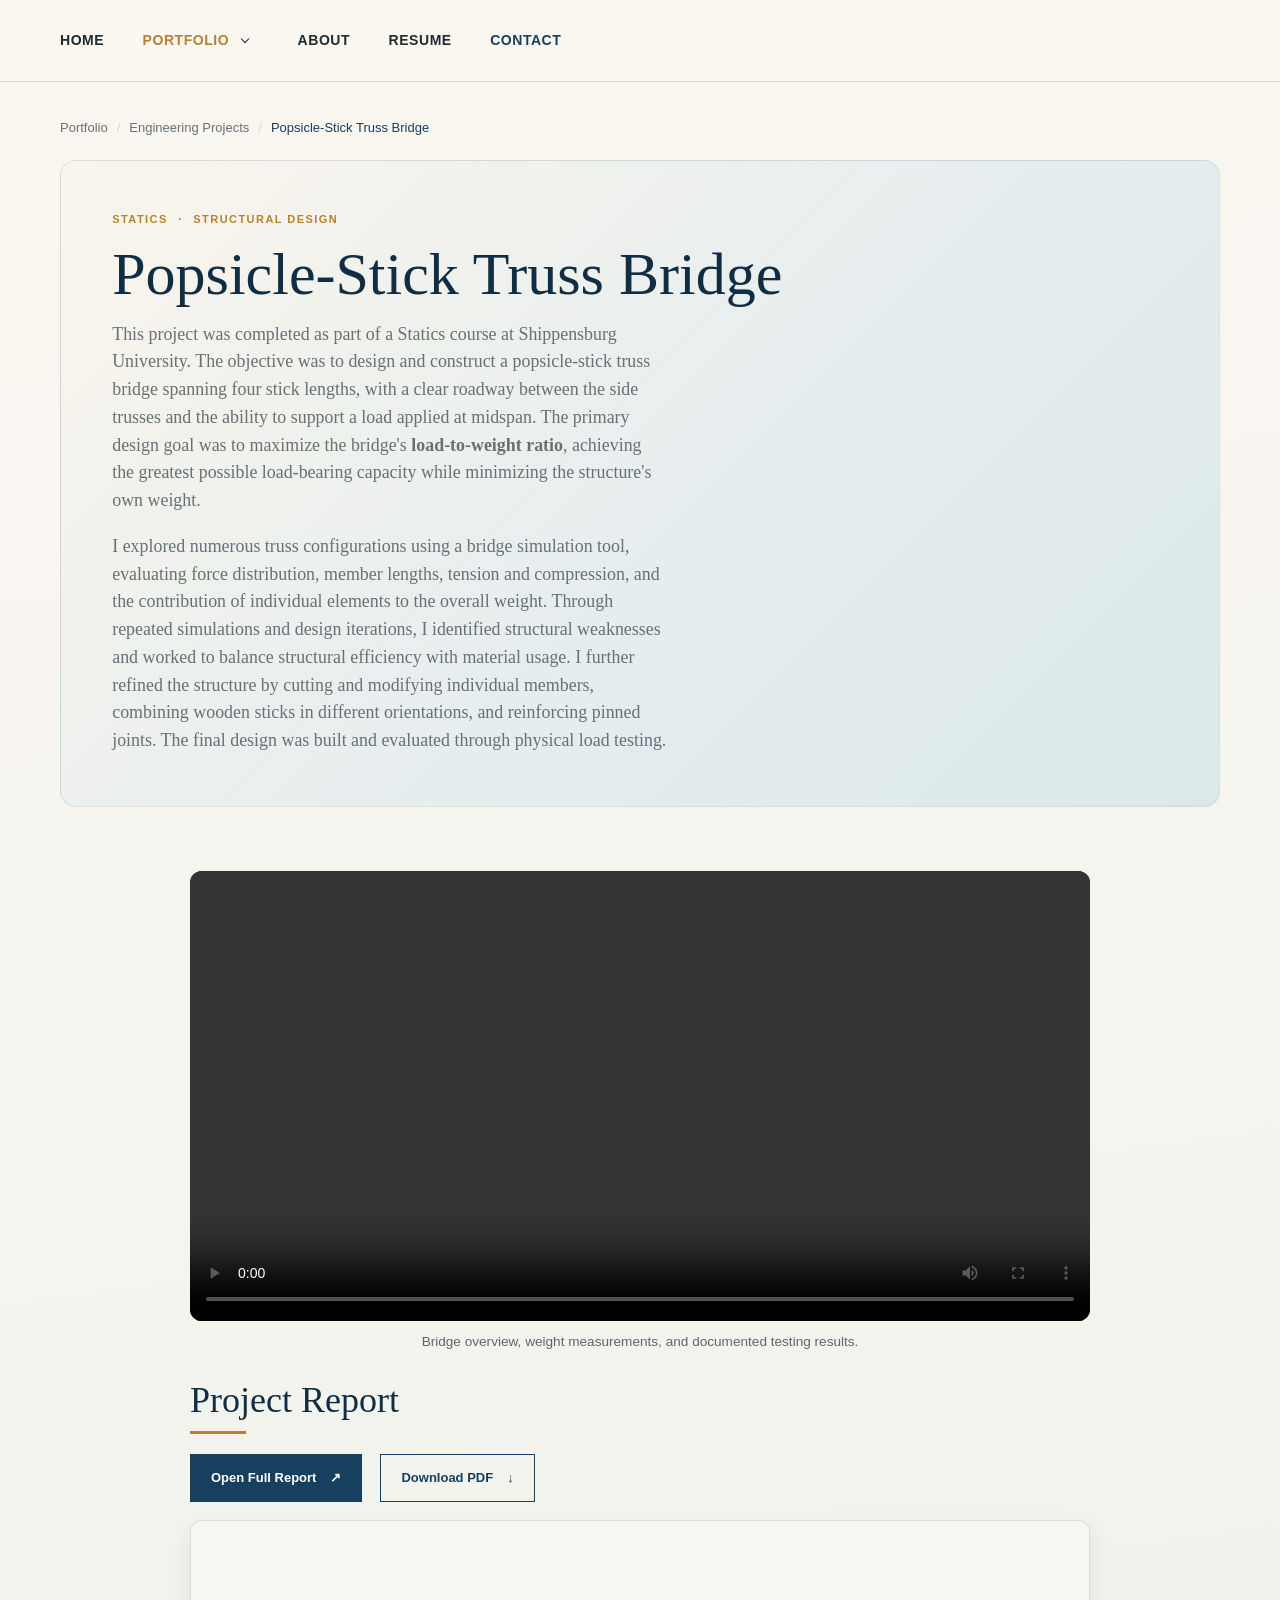
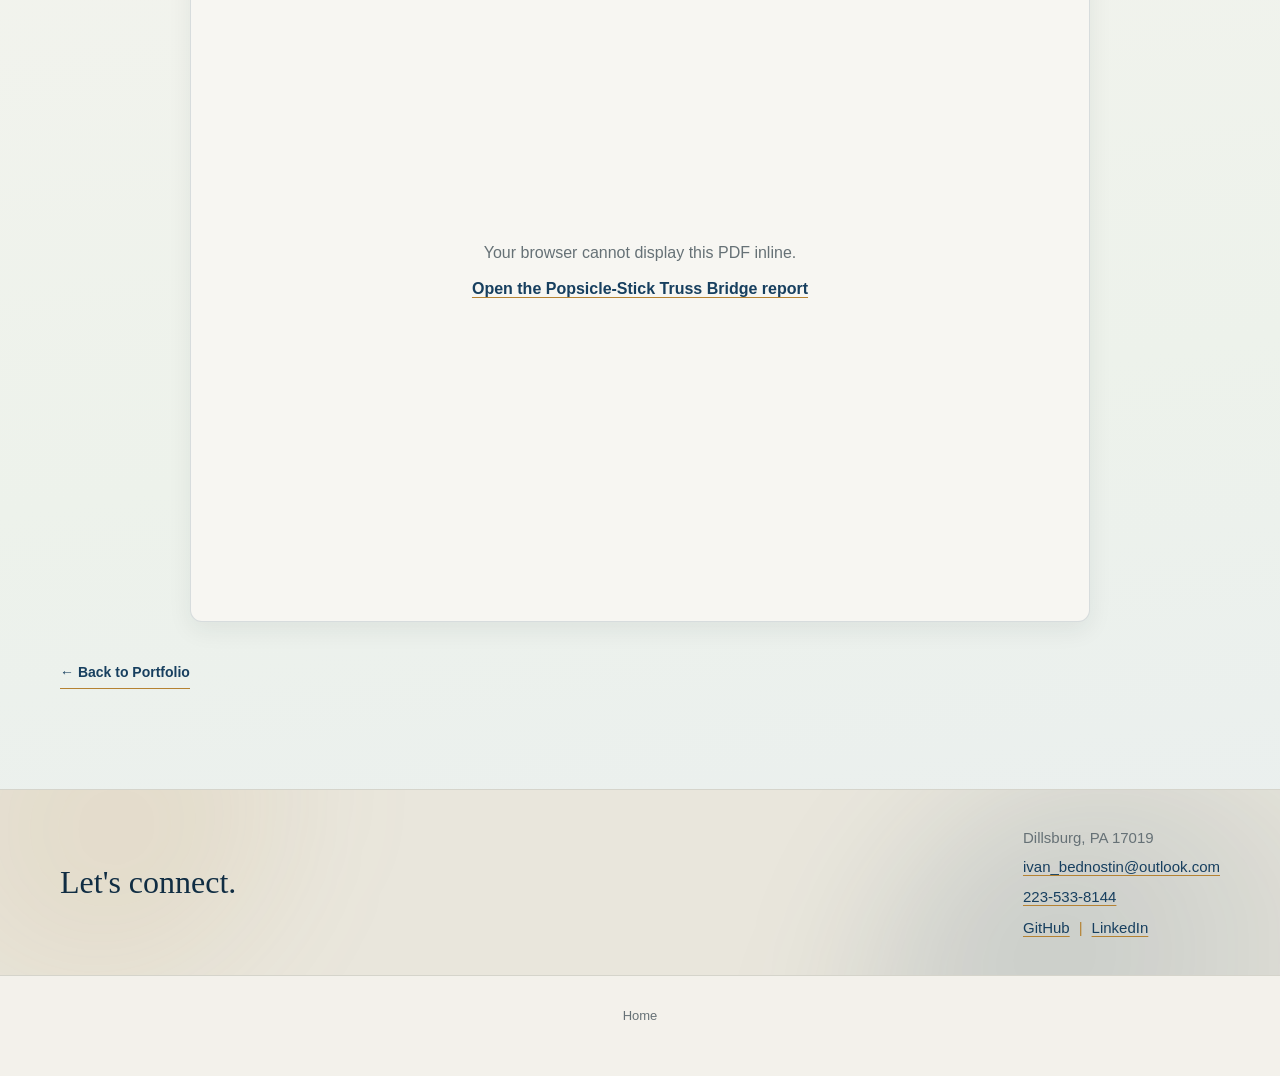
<file: project-truss.html>
<!doctype html>
<html lang="en">
<head>
  <meta charset="utf-8">
  <meta name="viewport" content="width=device-width, initial-scale=1">
  <meta name="description" content="Read the Popsicle-Stick Truss Bridge statics engineering report.">
  <title>Popsicle-Stick Truss Bridge</title>
  <link rel="stylesheet" href="css/style.css?v=20261104">
  <script src="js/main.js" defer></script>
  <script src="js/content-updates.js?v=202611060755" defer></script>
</head>
<body>
  <a class="skip-link" href="#main">Skip to content</a>
  <header class="site-header"><button class="menu-toggle" type="button" aria-expanded="false" aria-controls="site-navigation"><span class="menu-icon" aria-hidden="true"></span><span class="sr-only">Toggle navigation</span></button><nav class="site-nav" id="site-navigation" aria-label="Main navigation"><a href="index.html">Home</a><div class="nav-dropdown"><a href="portfolio.html" aria-current="page">Portfolio</a><button class="submenu-toggle" type="button" aria-expanded="false" aria-controls="portfolio-submenu" aria-label="Portfolio sections"><span aria-hidden="true"></span></button><ul class="submenu" id="portfolio-submenu"><li><a href="portfolio.html#engineering-projects">Engineering Projects</a></li><li><a href="portfolio.html#research">Research</a></li><li><a href="portfolio.html#design-creative">Design &amp; Creative Work</a></li></ul></div><a href="about.html">About</a><a href="resume.html">Resume</a><a class="nav-contact" href="index.html#contact">Contact</a></nav></header>

  <main id="main" class="page-shell interior-page case-page project-report-page">
    <nav class="breadcrumb" aria-label="Breadcrumb">
      <ol>
        <li><a href="portfolio.html">Portfolio</a></li>
        <li><a href="portfolio.html#engineering-projects">Engineering Projects</a></li>
        <li aria-current="page">Popsicle-Stick Truss Bridge</li>
      </ol>
    </nav>
    <header class="page-hero reveal">
      <p class="eyebrow page-hero__eyebrow">Statics <span aria-hidden="true">·</span> Structural Design</p>
      <h1 class="page-hero__title">Popsicle-Stick Truss Bridge</h1>
      <p class="page-hero__subtitle">This project was completed as part of a Statics course at Shippensburg University. The objective was to design and construct a popsicle-stick truss bridge spanning four stick lengths, with a clear roadway between the side trusses and the ability to support a load applied at midspan. The primary design goal was to maximize the bridge's <strong>load-to-weight ratio</strong>, achieving the greatest possible load-bearing capacity while minimizing the structure's own weight.</p>
      <p class="page-hero__subtitle">I explored numerous truss configurations using a bridge simulation tool, evaluating force distribution, member lengths, tension and compression, and the contribution of individual elements to the overall weight. Through repeated simulations and design iterations, I identified structural weaknesses and worked to balance structural efficiency with material usage. I further refined the structure by cutting and modifying individual members, combining wooden sticks in different orientations, and reinforcing pinned joints. The final design was built and evaluated through physical load testing.</p>
    </header>

    <figure class="project-video">
      <video controls preload="metadata" playsinline>
        <source src="assets/videos/Statics/Statics%20Project%20Video.mp4" type="video/mp4">
        Your browser does not support the video tag.
      </video>
      <figcaption>Bridge overview, weight measurements, and documented testing results.</figcaption>
    </figure>

    <section class="project-report" aria-labelledby="project-report-title">
      <h2 class="section-heading" id="project-report-title">Project Report</h2>
      <div class="button-row project-report-actions">
        <a class="button button-primary" href="assets/documents/Term%20Project%20Report_statics_2025_fall.pdf" target="_blank" rel="noopener noreferrer">Open Full Report <span aria-hidden="true">↗</span></a>
        <a class="button button-secondary" href="assets/documents/Term%20Project%20Report_statics_2025_fall.pdf" download="Term Project Report_statics_2025_fall.pdf">Download PDF <span aria-hidden="true">↓</span></a>
      </div>
      <div class="project-pdf-viewer reveal">
        <object data="assets/documents/Term%20Project%20Report_statics_2025_fall.pdf" type="application/pdf" aria-label="Popsicle-Stick Truss Bridge engineering report PDF">
          <div class="pdf-fallback">
            <p>Your browser cannot display this PDF inline.</p>
            <a href="assets/documents/Term%20Project%20Report_statics_2025_fall.pdf" target="_blank" rel="noopener noreferrer">Open the Popsicle-Stick Truss Bridge report</a>
          </div>
        </object>
      </div>
    </section>
    <a class="text-link back-link" href="portfolio.html">← Back to Portfolio</a>
  </main>

  <section class="portfolio-contact gradient-field" id="contact" aria-labelledby="contact-title">
    <div class="page-shell portfolio-contact-layout">
      <h2 id="contact-title">Let's connect.</h2>
      <address class="portfolio-contact-details">
        <span>Dillsburg, PA 17019</span>
        <a href="mailto:ivan_bednostin@outlook.com">ivan_bednostin@outlook.com</a>
        <a href="tel:+12235338144">223-533-8144</a>
        <nav aria-label="Professional profiles"><a href="https://github.com/ivnnsdg" target="_blank" rel="noopener noreferrer">GitHub</a><span aria-hidden="true">|</span><a href="https://linkedin.com/in/ivan-bednostin" target="_blank" rel="noopener noreferrer">LinkedIn</a></nav>
      </address>
    </div>
  </section>
  <footer class="portfolio-footer"><div class="page-shell"><nav aria-label="Footer navigation"><a href="index.html">Home</a></nav></div></footer>
</body>
</html>
</file>
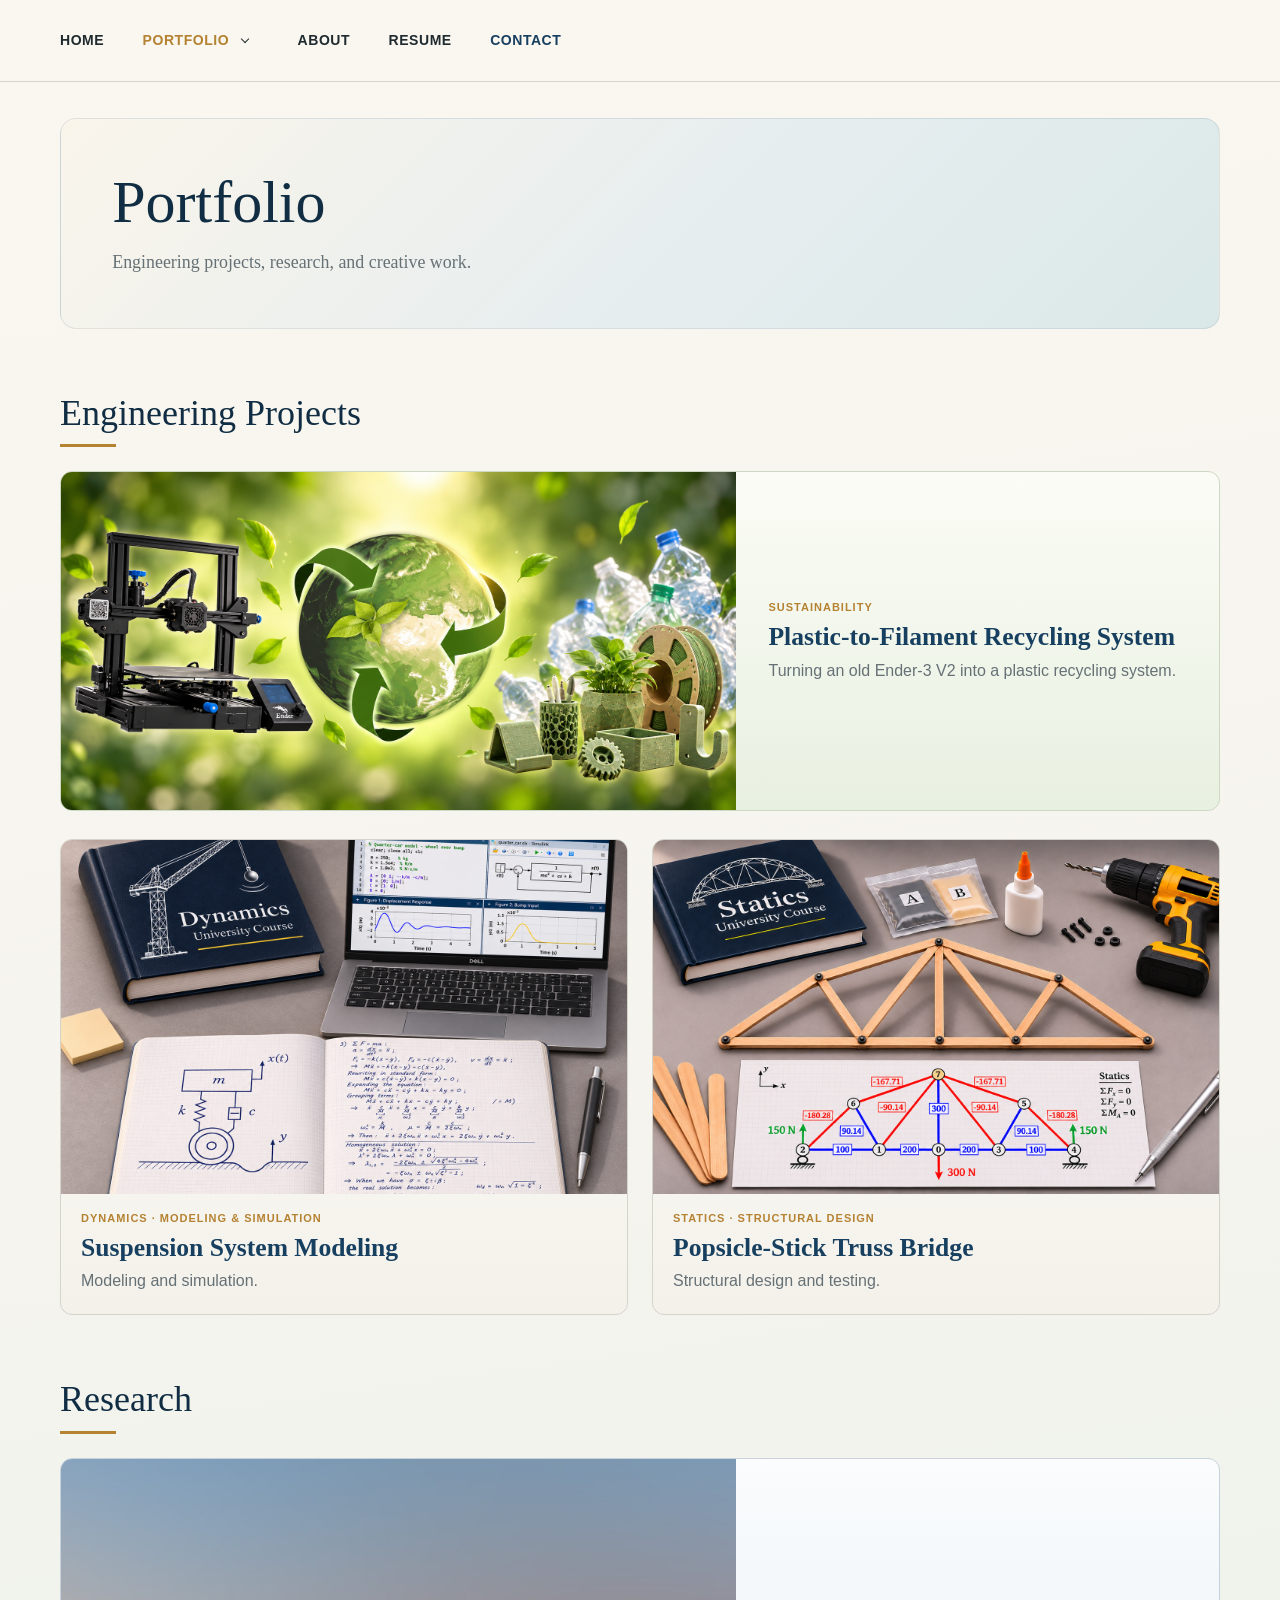
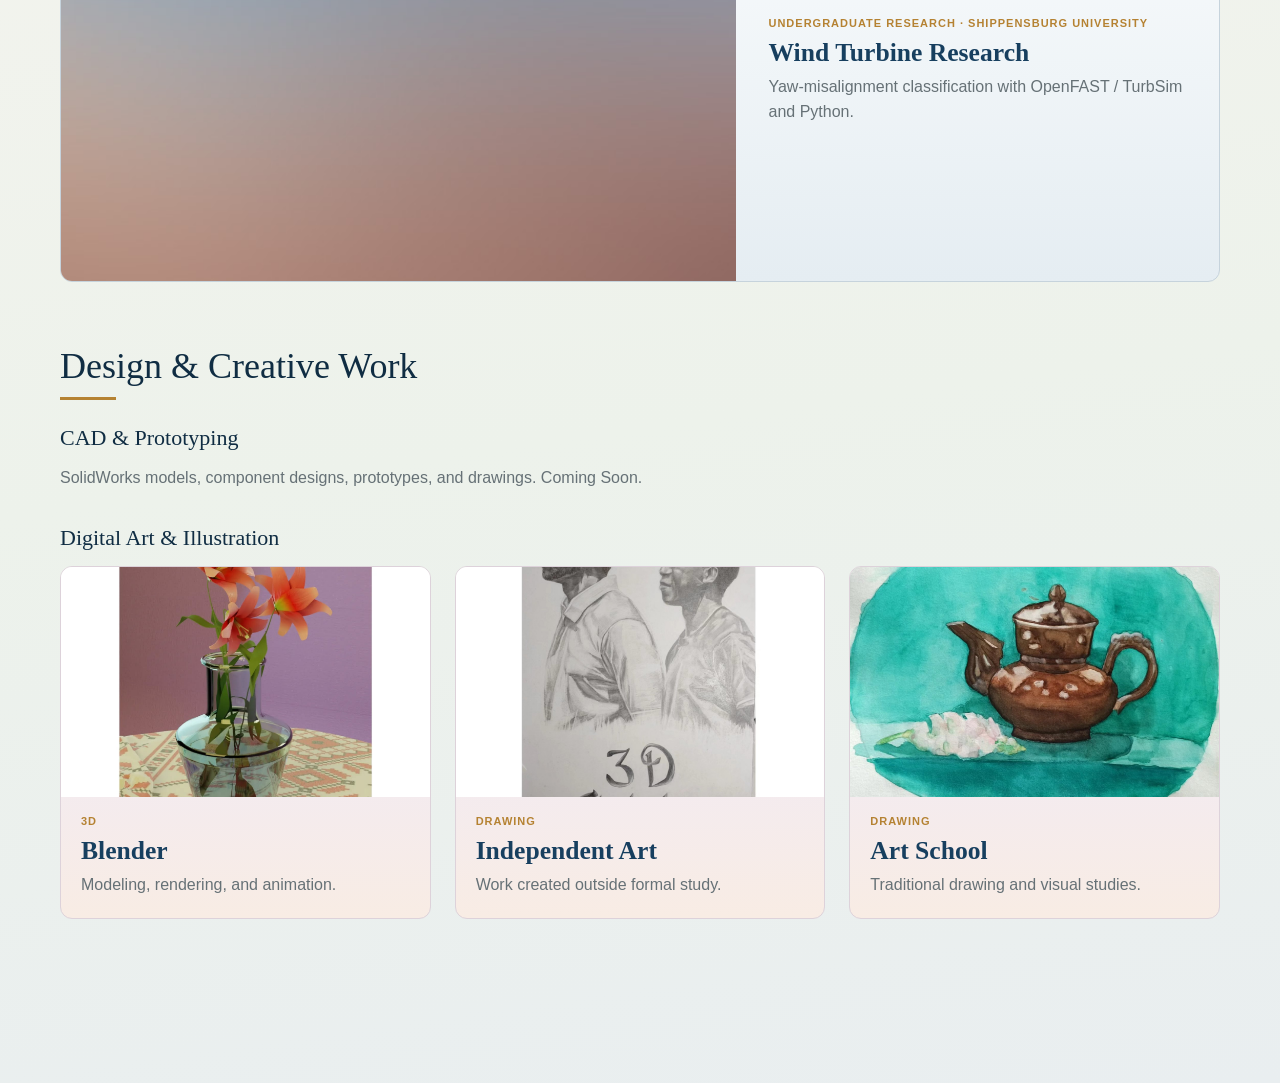
<file: projects.html>
<!doctype html>
<html lang="en">
<head>
  <meta charset="utf-8">
  <meta name="viewport" content="width=device-width, initial-scale=1">
  <meta http-equiv="refresh" content="0; url=portfolio.html">
  <meta name="robots" content="noindex">
  <link rel="canonical" href="portfolio.html">
  <title>Portfolio</title>
  <script>location.replace("portfolio.html" + location.hash);</script>
</head>
<body><p>This page moved to <a href="portfolio.html">Portfolio</a>.</p></body>
</html>
</file>
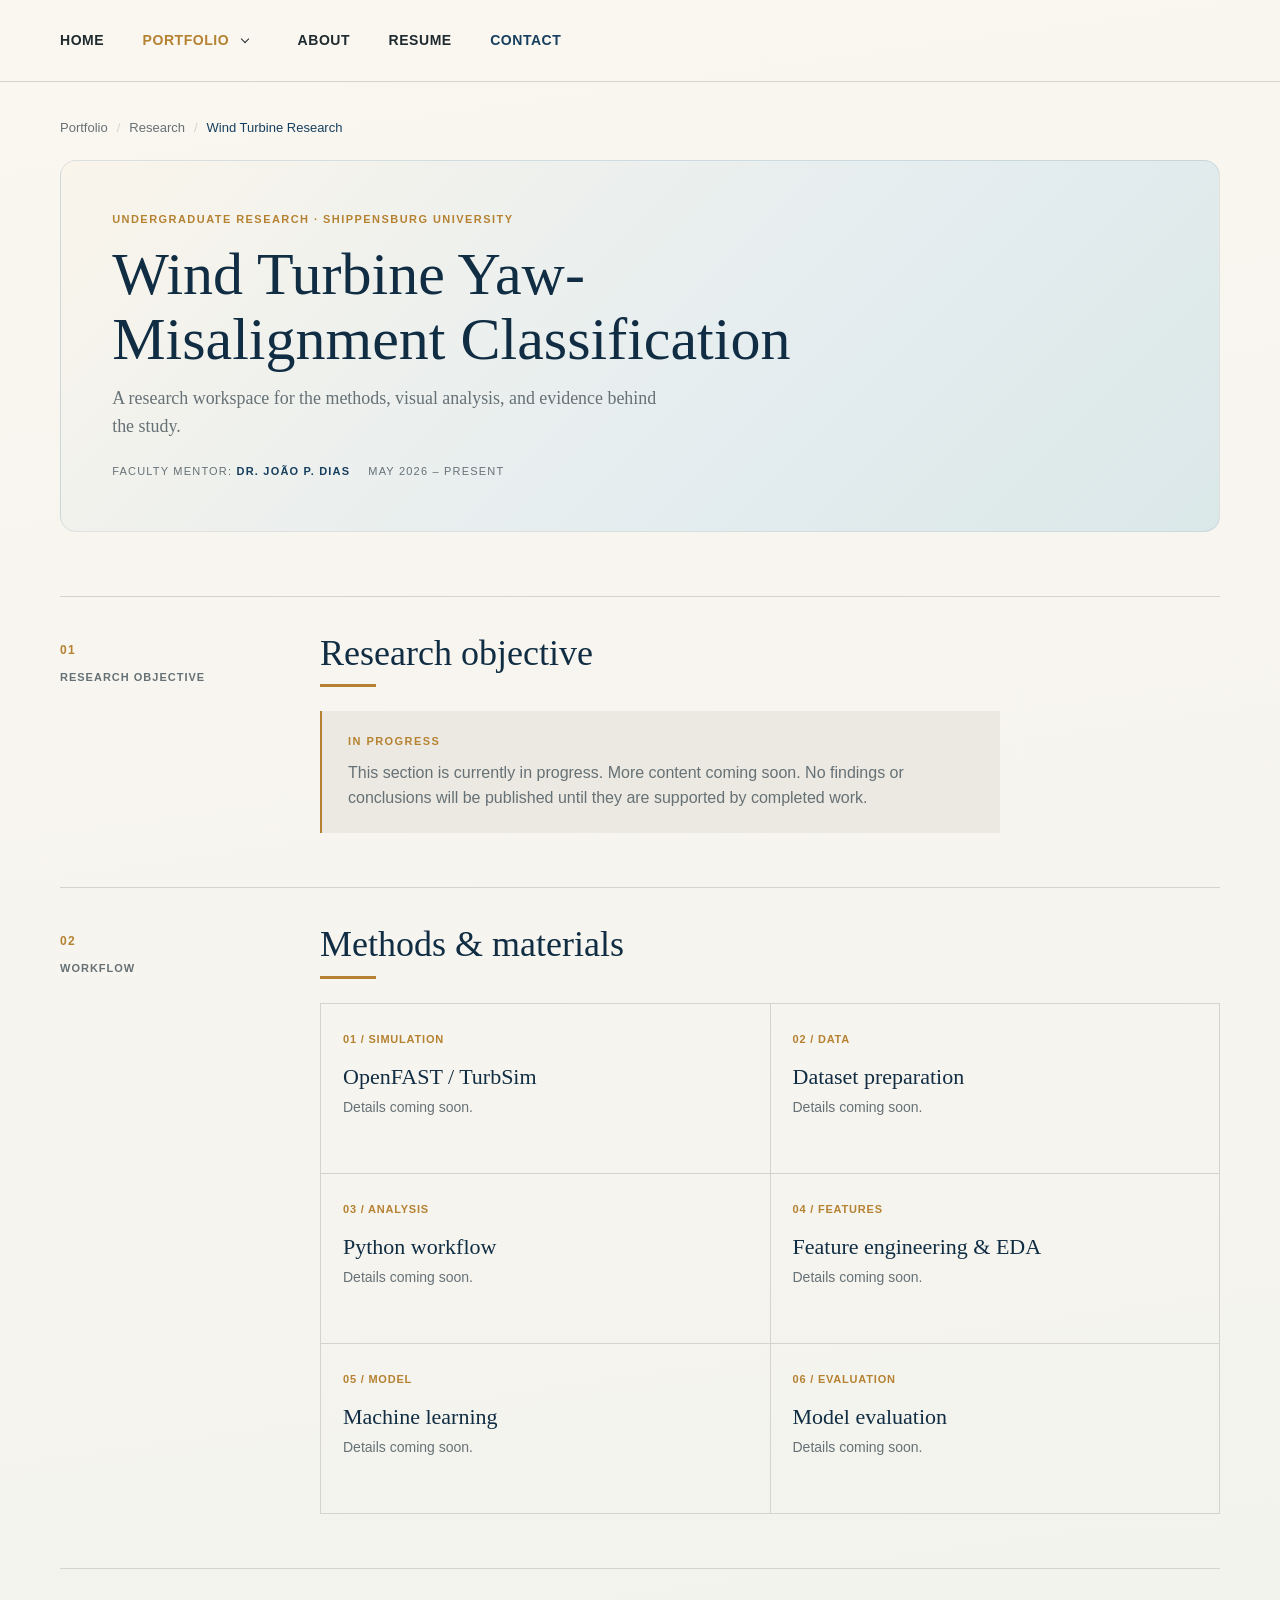
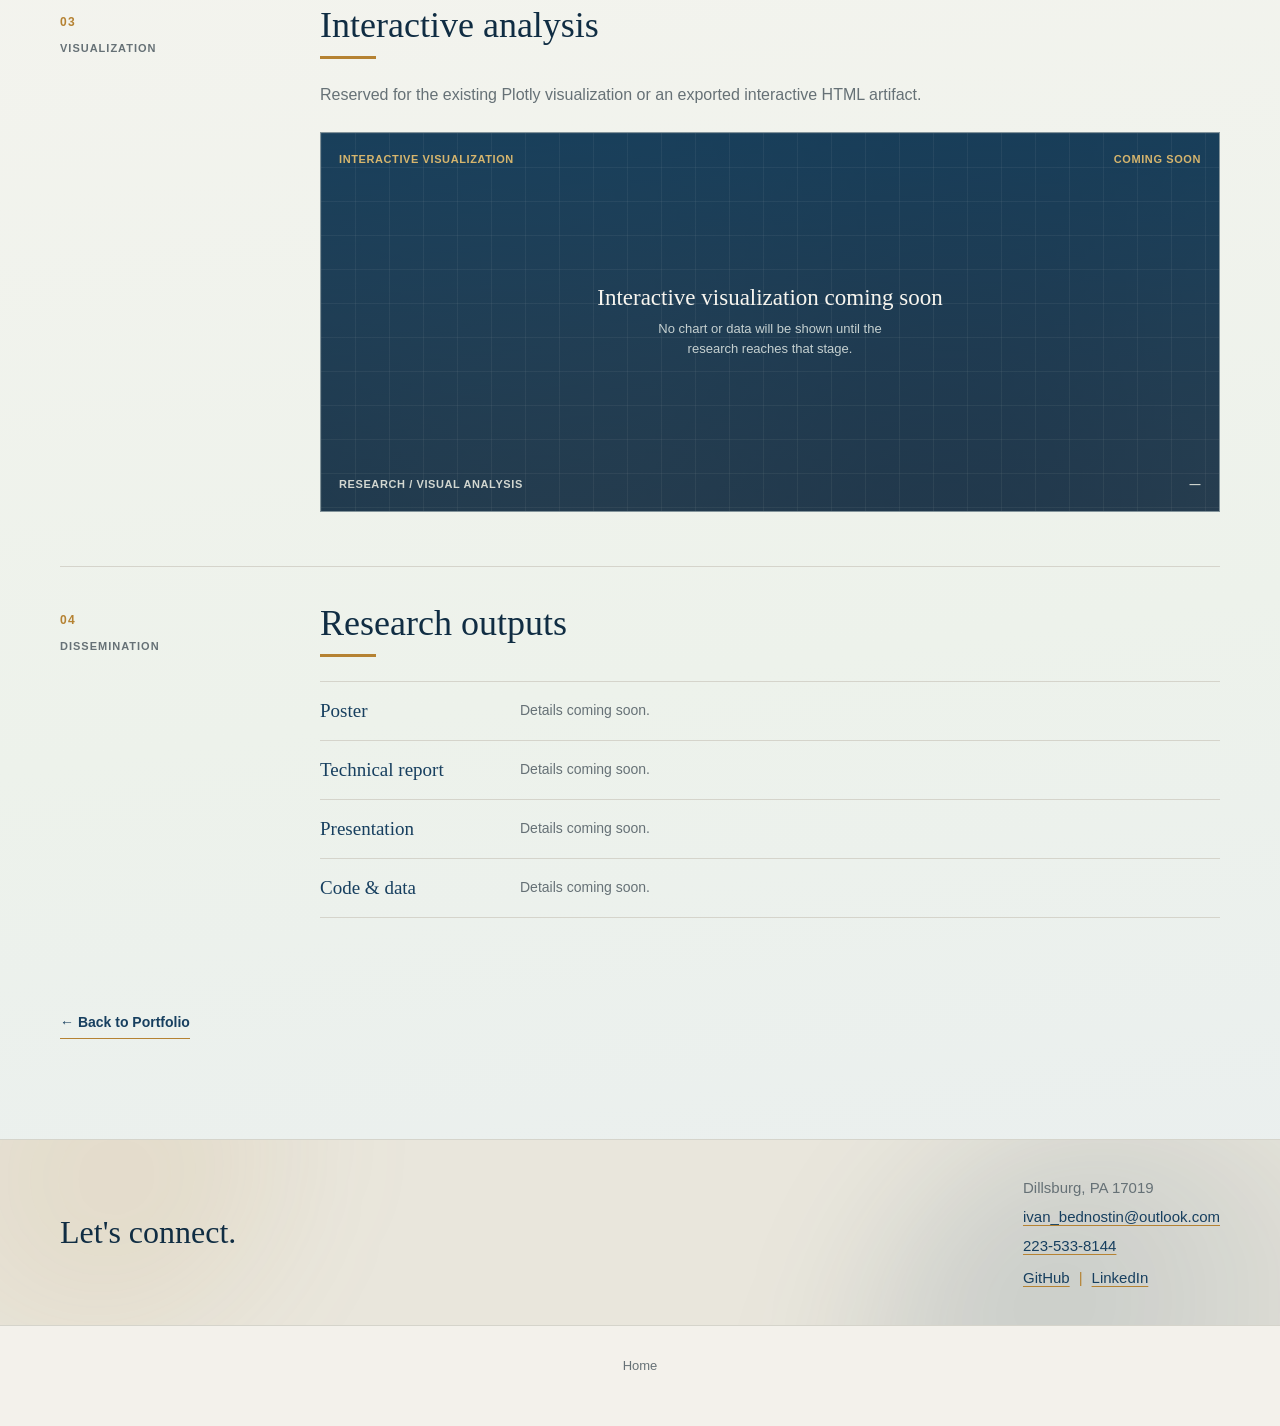
<file: research.html>
<!doctype html>
<html lang="en">
<head><meta charset="utf-8"><meta name="viewport" content="width=device-width, initial-scale=1"><meta name="description" content="Undergraduate wind turbine yaw-misalignment classification research."><title>Research</title><link rel="stylesheet" href="css/style.css"><script src="js/main.js" defer></script></head>
<body><a class="skip-link" href="#main">Skip to content</a><header class="site-header"><button class="menu-toggle" type="button" aria-expanded="false" aria-controls="site-navigation"><span class="menu-icon" aria-hidden="true"></span><span class="sr-only">Toggle navigation</span></button><nav class="site-nav" id="site-navigation" aria-label="Main navigation"><a href="index.html">Home</a><div class="nav-dropdown"><a href="portfolio.html" aria-current="page">Portfolio</a><button class="submenu-toggle" type="button" aria-expanded="false" aria-controls="portfolio-submenu" aria-label="Portfolio sections"><span aria-hidden="true"></span></button><ul class="submenu" id="portfolio-submenu"><li><a href="portfolio.html#engineering-projects">Engineering Projects</a></li><li><a href="portfolio.html#research">Research</a></li><li><a href="portfolio.html#design-creative">Design &amp; Creative Work</a></li></ul></div><a href="about.html">About</a><a href="resume.html">Resume</a><a class="nav-contact" href="index.html#contact">Contact</a></nav></header>
<main id="main" class="page-shell interior-page"><nav class="breadcrumb" aria-label="Breadcrumb"><ol><li><a href="portfolio.html">Portfolio</a></li><li><a href="portfolio.html#research">Research</a></li><li aria-current="page">Wind Turbine Research</li></ol></nav><header class="page-hero reveal"><p class="eyebrow page-hero__eyebrow">Undergraduate research · Shippensburg University</p><h1 class="page-hero__title">Wind Turbine Yaw-Misalignment Classification</h1><p class="page-hero__subtitle">A research workspace for the methods, visual analysis, and evidence behind the study.</p><p class="page-hero__meta"><span>Faculty mentor: <strong>Dr. João P. Dias</strong></span><span>May 2026 – Present</span></p></header>
  <section class="research-question content-section reveal"><div class="section-number">01 <span>RESEARCH OBJECTIVE</span></div><div><h2>Research objective</h2><div class="placeholder-panel"><p class="placeholder-label">IN PROGRESS</p><p>This section is currently in progress. More content coming soon. No findings or conclusions will be published until they are supported by completed work.</p></div></div></section>
  <section class="content-section"><div class="section-number">02 <span>WORKFLOW</span></div><div><h2>Methods & materials</h2><div class="workflow-grid">
    <article class="workflow-step"><span>01 / SIMULATION</span><h3>OpenFAST / TurbSim</h3><p>Details coming soon.</p></article><article class="workflow-step"><span>02 / DATA</span><h3>Dataset preparation</h3><p>Details coming soon.</p></article><article class="workflow-step"><span>03 / ANALYSIS</span><h3>Python workflow</h3><p>Details coming soon.</p></article><article class="workflow-step"><span>04 / FEATURES</span><h3>Feature engineering & EDA</h3><p>Details coming soon.</p></article><article class="workflow-step"><span>05 / MODEL</span><h3>Machine learning</h3><p>Details coming soon.</p></article><article class="workflow-step"><span>06 / EVALUATION</span><h3>Model evaluation</h3><p>Details coming soon.</p></article>
  </div></div></section>
  <section class="content-section"><div class="section-number">03 <span>VISUALIZATION</span></div><div><h2>Interactive analysis</h2><p class="muted">Reserved for the existing Plotly visualization or an exported interactive HTML artifact.</p><div class="plot-placeholder plot-placeholder-page" role="img" aria-label="Placeholder for an interactive research visualization"><div class="plot-topline"><span>INTERACTIVE VISUALIZATION</span><span>COMING SOON</span></div><div class="plot-grid"><span>Interactive visualization coming soon</span><small>No chart or data will be shown until the research reaches that stage.</small></div><div class="plot-bottomline"><span>RESEARCH / VISUAL ANALYSIS</span><span>—</span></div></div></div></section>
  <section class="content-section"><div class="section-number">04 <span>DISSEMINATION</span></div><div><h2>Research outputs</h2><div class="output-list"><div><span>Poster</span><p>Details coming soon.</p></div><div><span>Technical report</span><p>Details coming soon.</p></div><div><span>Presentation</span><p>Details coming soon.</p></div><div><span>Code & data</span><p>Details coming soon.</p></div></div></div></section>
    <a class="text-link back-link" href="portfolio.html">← Back to Portfolio</a>
  </main><section class="portfolio-contact gradient-field" id="contact" aria-labelledby="contact-title"><div class="page-shell portfolio-contact-layout"><h2 id="contact-title">Let's connect.</h2><address class="portfolio-contact-details"><span>Dillsburg, PA 17019</span><a href="mailto:ivan_bednostin@outlook.com">ivan_bednostin@outlook.com</a><a href="tel:+12235338144">223-533-8144</a><nav aria-label="Professional profiles"><a href="https://github.com/ivnnsdg" target="_blank" rel="noopener noreferrer">GitHub</a><span aria-hidden="true">|</span><a href="https://linkedin.com/in/ivan-bednostin" target="_blank" rel="noopener noreferrer">LinkedIn</a></nav></address></div></section><footer class="portfolio-footer"><div class="page-shell"><nav aria-label="Footer navigation"><a href="index.html">Home</a></nav></div></footer></body></html>
</file>
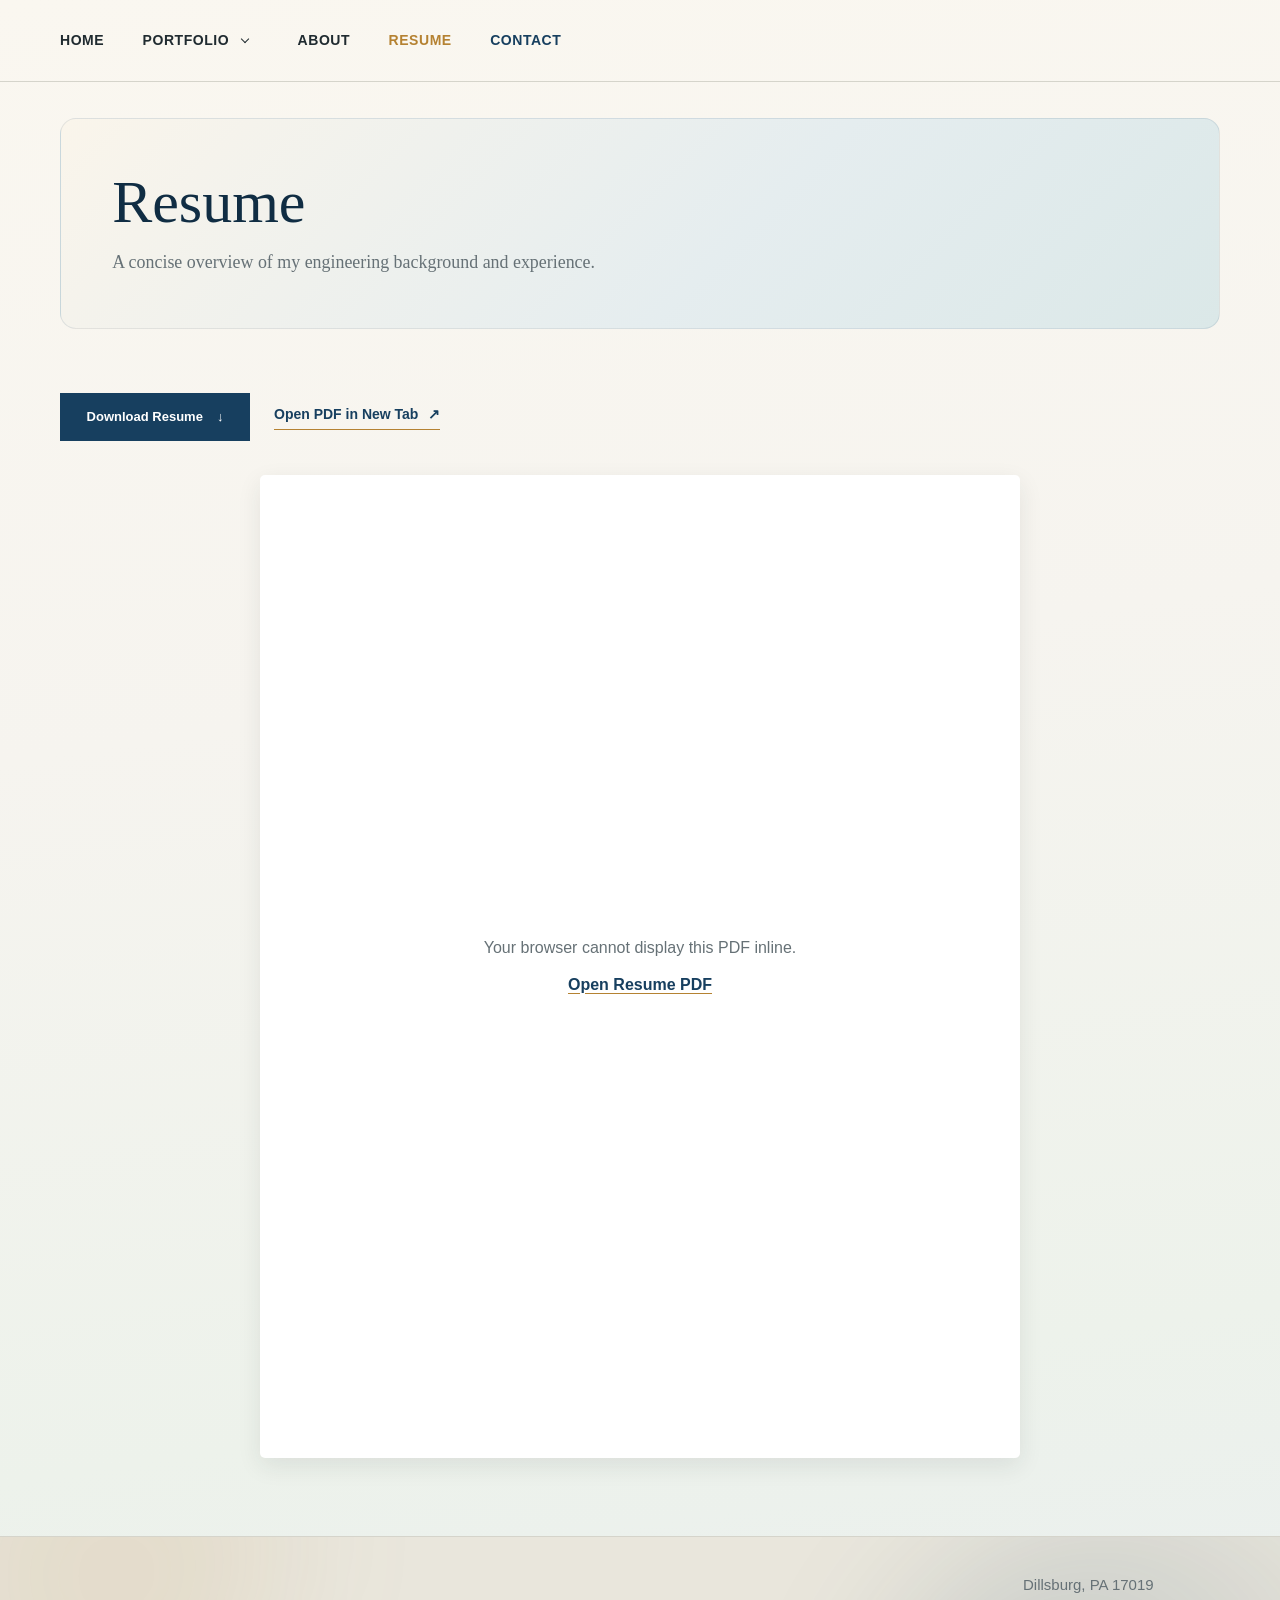
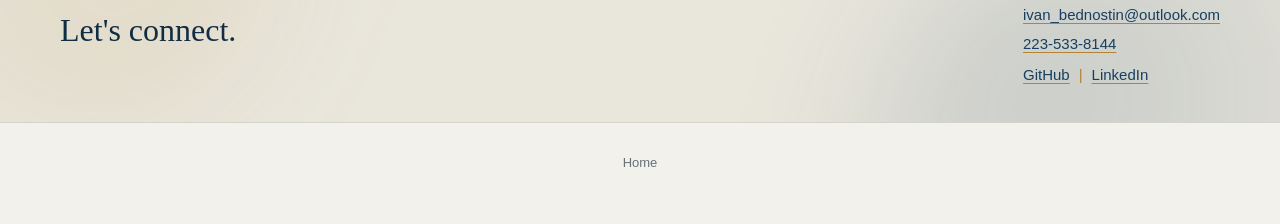
<file: resume.html>
<!doctype html>
<html lang="en">
<head>
  <meta charset="utf-8">
  <meta name="viewport" content="width=device-width, initial-scale=1">
  <meta name="description" content="Resume PDF and contact information.">
  <title>Resume</title>
  <link rel="stylesheet" href="css/style.css">
  <script src="js/main.js" defer></script>
</head>
<body>
  <a class="skip-link" href="#main">Skip to content</a>
  <header class="site-header">
    <button class="menu-toggle" type="button" aria-expanded="false" aria-controls="site-navigation"><span class="menu-icon" aria-hidden="true"></span><span class="sr-only">Toggle navigation</span></button>
    <nav class="site-nav" id="site-navigation" aria-label="Main navigation">
      <a href="index.html">Home</a><div class="nav-dropdown"><a href="portfolio.html">Portfolio</a><button class="submenu-toggle" type="button" aria-expanded="false" aria-controls="portfolio-submenu" aria-label="Portfolio sections"><span aria-hidden="true"></span></button><ul class="submenu" id="portfolio-submenu"><li><a href="portfolio.html#engineering-projects">Engineering Projects</a></li><li><a href="portfolio.html#research">Research</a></li><li><a href="portfolio.html#design-creative">Design &amp; Creative Work</a></li></ul></div><a href="about.html">About</a><a href="resume.html" aria-current="page">Resume</a><a class="nav-contact" href="index.html#contact">Contact</a>
    </nav>
  </header>
  <main id="main" class="page-shell interior-page resume-document-page">
    <header class="page-hero reveal">
      <h1 class="page-hero__title">Resume</h1>
      <p class="page-hero__subtitle">A concise overview of my engineering background and experience.</p>
    </header>
    <div class="resume-page-actions">
      <a class="button button-primary" href="assets/documents/IVAN_BEDNOSTIN_Resume_2026.pdf" download="IVAN_BEDNOSTIN_Resume_2026.pdf">Download Resume <span aria-hidden="true">↓</span></a>
      <a class="text-link" href="assets/documents/IVAN_BEDNOSTIN_Resume_2026.pdf" target="_blank" rel="noopener noreferrer">Open PDF in New Tab <span aria-hidden="true">↗</span></a>
    </div>
    <div class="resume-pdf">
      <object data="assets/documents/IVAN_BEDNOSTIN_Resume_2026.pdf" type="application/pdf" aria-label="Resume PDF">
        <div class="pdf-fallback"><p>Your browser cannot display this PDF inline.</p><a href="assets/documents/IVAN_BEDNOSTIN_Resume_2026.pdf" target="_blank" rel="noopener noreferrer">Open Resume PDF</a></div>
      </object>
    </div>
  </main>
  <section class="portfolio-contact gradient-field" id="contact" aria-labelledby="contact-title">
    <div class="page-shell portfolio-contact-layout">
      <h2 id="contact-title">Let's connect.</h2>
      <address class="portfolio-contact-details">
        <span>Dillsburg, PA 17019</span>
        <a href="mailto:ivan_bednostin@outlook.com">ivan_bednostin@outlook.com</a>
        <a href="tel:+12235338144">223-533-8144</a>
        <nav aria-label="Professional profiles"><a href="https://github.com/ivnnsdg" target="_blank" rel="noopener noreferrer">GitHub</a><span aria-hidden="true">|</span><a href="https://linkedin.com/in/ivan-bednostin" target="_blank" rel="noopener noreferrer">LinkedIn</a></nav>
      </address>
    </div>
  </section>
  <footer class="portfolio-footer"><div class="page-shell"><nav aria-label="Footer navigation"><a href="index.html">Home</a></nav></div></footer>
</body>
</html>
</file>
<file: css/style.css>
@charset "UTF-8";

:root {
  color-scheme: light;
  --paper: #f3f1eb;
  --paper-deep: #e9e6dc;
  --ink: #202b30;
  --muted: #667176;
  --navy: #173f5f;
  --navy-deep: #102d43;
  --ochre: #b58232;
  --line: #d5d4cb;
  --white: #fffefa;
  --serif: "Palatino Linotype", "Book Antiqua", Georgia, serif;
  --sans: "Trebuchet MS", "Segoe UI", sans-serif;
  --shell: 1160px;
  /* Gradient system: reuse these instead of ad-hoc gradients */
  --bg-cream: #faf7f0;
  --bg-warm: #f6f4ef;
  --bg-sage: #edf2eb;
  --bg-mist: #e9eef0;
  --page-gradient: linear-gradient(172deg, var(--bg-cream) 0%, var(--bg-warm) 38%, var(--bg-sage) 74%, var(--bg-mist) 100%);
  --lightbox-gradient: radial-gradient(ellipse at 50% 30%, #24465b 0%, #17394d 55%, #102b3d 100%);
  --tone-bg: linear-gradient(180deg, var(--white) 0%, #f3f1ea 100%);
  --tone-line: var(--line);

  /* Design system tokens. Breakpoints (custom properties cannot be used in @media): 850px tablet, 600px mobile. */
  --hero-gradient: linear-gradient(135deg, #faf5eb 0%, #e5edef 58%, #dbe8e8 100%);
  --border: 1px solid var(--line);
  --border-soft: 1px solid rgba(23, 63, 95, .1);
  --radius-hero: 16px;
  --radius-card: 12px;
  --radius-sm: 8px;
  --space-section: clamp(40px, 6vw, 64px);
  --space-heading: clamp(18px, 2vw, 24px);
  --pad-hero: clamp(24px, 4vw, 52px);
  --pad-card: clamp(16px, 2vw, 22px);
  --fs-h1: clamp(2rem, 1.2rem + 3.4vw, 3.75rem);
  --fs-h2: clamp(1.625rem, 1.2rem + 1.5vw, 2.25rem);
  --fs-h3: clamp(1.1875rem, 1.1rem + .4vw, 1.375rem);
  --fs-eyebrow: 11px;
  --accent-line: linear-gradient(var(--ochre), var(--ochre)) left bottom / 56px 3px no-repeat;
}

* { box-sizing: border-box; }
html { scroll-behavior: smooth; scroll-padding-top: 90px; }
body { margin: 0; background: var(--paper) var(--page-gradient) no-repeat; color: var(--ink); font: 16px/1.65 var(--sans); }
body, button, a { -webkit-tap-highlight-color: transparent; }
a { color: inherit; }
button { font: inherit; }
::selection { background: var(--navy); color: var(--white); }
:focus-visible { outline: 3px solid var(--ochre); outline-offset: 4px; }
.page-shell { width: min(var(--shell), calc(100% - 64px)); margin-inline: auto; }
.sr-only { position: absolute; width: 1px; height: 1px; padding: 0; margin: -1px; overflow: hidden; clip: rect(0, 0, 0, 0); white-space: nowrap; border: 0; }
.skip-link { position: fixed; z-index: 20; top: 12px; left: 12px; padding: 10px 14px; color: white; background: var(--navy); transform: translateY(-160%); }
.skip-link:focus { transform: translateY(0); }

.site-header { min-height: 82px; padding: 0 max(32px, calc((100% - var(--shell)) / 2)); display: flex; align-items: center; justify-content: space-between; border-bottom: 1px solid var(--line); position: relative; z-index: 10; background: transparent; }
.site-nav { display: flex; align-items: center; gap: clamp(18px, 3vw, 40px); }
.site-nav a { color: var(--ink); text-decoration: none; font-size: 12px; font-weight: 700; letter-spacing: 1.15px; text-transform: uppercase; transition: color .2s ease; }
.site-nav a:hover, .site-nav a[aria-current="page"] { color: var(--ochre); }
.site-nav .nav-contact { color: var(--navy); }
.menu-toggle { display: none; width: 44px; height: 44px; border: 1px solid var(--line); background: transparent; color: var(--navy); cursor: pointer; }
.menu-icon, .menu-icon::before, .menu-icon::after { width: 18px; height: 1px; display: block; position: relative; margin: auto; background: currentColor; transition: transform .2s ease; }
.menu-icon::before, .menu-icon::after { content: ""; position: absolute; left: 0; }
.menu-icon::before { top: -6px; }.menu-icon::after { top: 6px; }
.menu-toggle[aria-expanded="true"] .menu-icon { background: transparent; }
.menu-toggle[aria-expanded="true"] .menu-icon::before { top: 0; transform: rotate(45deg); }
.menu-toggle[aria-expanded="true"] .menu-icon::after { top: 0; transform: rotate(-45deg); }

h1, h2, h3, p { margin-top: 0; }
h1, h2, h3 { color: var(--navy-deep); }
h1, h2 { font-family: var(--serif); font-weight: 400; line-height: 1.08; }
h1 { margin-bottom: 24px; font-size: var(--fs-h1); letter-spacing: 0; }
h1 span, h1 em, h2 em { color: var(--ochre); font-style: normal; }
h2 { margin-bottom: 20px; font-size: var(--fs-h2); }
h3 { font-size: var(--fs-h3); line-height: 1.25; }
.eyebrow, .placeholder-label { color: var(--ochre); font-size: var(--fs-eyebrow); font-weight: 700; letter-spacing: 1.6px; line-height: 1.4; text-transform: uppercase; }
.eyebrow { margin-bottom: 20px; }
.eyebrow span { padding-inline: 6px; color: var(--muted); }
.muted { color: var(--muted); }
.text-link { display: inline-flex; align-items: center; gap: 10px; padding-bottom: 4px; border-bottom: 1px solid var(--ochre); color: var(--navy); text-decoration: none; font-size: 13px; font-weight: 700; }
.text-link span { transition: transform .2s ease; }
.text-link:hover span { transform: translate(3px, -2px); }
.button-row { display: flex; align-items: center; flex-wrap: wrap; gap: 12px 18px; }
.button { min-height: 48px; display: inline-flex; justify-content: center; align-items: center; gap: 14px; padding: 0 20px; border: 1px solid var(--navy); text-decoration: none; font-size: 12px; font-weight: 700; transition: background .2s ease, color .2s ease, transform .2s ease; }
.button:hover:not(:disabled) { transform: translateY(-2px); }
.button-primary { background: var(--navy); color: white; }
.button-primary:hover:not(:disabled) { background: var(--navy-deep); }
.button-secondary { color: var(--navy); }
.button-secondary:hover { background: #e4e8e8; }
.button-light { border-color: var(--paper); color: var(--white); }
.button-light:hover { background: var(--paper); color: var(--navy); }
.button:disabled { cursor: not-allowed; opacity: .56; }

.hero { min-height: 615px; display: grid; grid-template-columns: 1fr .88fr; align-items: center; gap: clamp(38px, 8vw, 106px); padding-block: 62px 78px; }
.hero-copy { padding-block: 16px; }
.hero-copy h1 { text-transform: uppercase; }
.hero-line { max-width: 440px; margin-bottom: 30px; color: var(--muted); font: 21px/1.5 var(--serif); }
.hero-affiliation { margin: 34px 0 0; color: var(--muted); font-size: 11px; letter-spacing: .5px; }
.hero-affiliation span { padding-inline: 6px; color: var(--ochre); }
.technical-placeholder { min-height: 430px; position: relative; overflow: hidden; border: 1px solid #b8c1bf; background-color: #e6e9e3; background-image: linear-gradient(rgba(23, 63, 95, .075) 1px, transparent 1px), linear-gradient(90deg, rgba(23, 63, 95, .075) 1px, transparent 1px); background-size: 28px 28px; }
.hero-gradient-visual { min-height: 430px; overflow: hidden; border: 1px solid rgba(23, 63, 95, .18); border-radius: 3px; background: #87999a; }
.hero-gradient-visual img { width: 100%; height: 100%; min-height: 430px; display: block; object-fit: cover; object-position: center; transition: transform .55s ease; }
.hero-gradient-visual:hover img { transform: scale(1.025); }
.drawing-frame { position: absolute; inset: 9% 10%; border: 1px solid rgba(23, 63, 95, .35); }
.drawing-frame::before, .drawing-frame::after { content: ""; position: absolute; inset: 12%; border: 1px dashed rgba(23, 63, 95, .28); }
.drawing-frame::after { inset: 25% 20%; border-style: solid; transform: rotate(45deg); }
.drawing-cross { width: 9px; height: 9px; position: absolute; z-index: 1; border: 1px solid var(--ochre); border-radius: 50%; }
.cross-one { top: 19%; left: 28%; }.cross-two { right: 24%; bottom: 24%; }
.drawing-ring { width: 36%; aspect-ratio: 1; position: absolute; top: 32%; left: 32%; border: 1px solid rgba(23, 63, 95, .5); border-radius: 50%; }
.drawing-axis { position: absolute; left: 50%; top: 50%; background: rgba(23, 63, 95, .45); transform-origin: left; }
.axis-x { width: 34%; height: 1px; }.axis-y { width: 26%; height: 1px; transform: rotate(90deg); }
.drawing-dimension { position: absolute; color: var(--navy); font: 9px var(--sans); letter-spacing: 1.2px; }
.dimension-top { left: 4%; top: -17px; }.dimension-side { right: -44px; bottom: 12%; writing-mode: vertical-rl; }
.placeholder-caption { position: absolute; left: 20px; bottom: 18px; display: flex; align-items: flex-start; gap: 10px; color: var(--navy); font-size: 11px; font-weight: 700; }
.placeholder-caption small { color: var(--muted); font-size: 10px; font-weight: 400; }
.status-dot { width: 7px; height: 7px; margin-top: 5px; border-radius: 50%; background: var(--ochre); }
.visual-index { position: absolute; right: 18px; top: 16px; color: var(--muted); font-size: 9px; letter-spacing: 1px; }

.section-block { padding-block: 86px 102px; }
.section-heading { display: flex; align-items: end; justify-content: space-between; gap: 24px; margin-bottom: 34px; }
.section-heading h2 { margin-bottom: 0; }
.section-heading .eyebrow { margin-bottom: 14px; }
.project-grid { display: grid; grid-template-columns: repeat(3, minmax(0, 1fr)); gap: 20px; }
.project-card { min-width: 0; overflow: hidden; border: 1px solid var(--line); background: var(--white); color: inherit; text-decoration: none; transition: transform .22s ease, border-color .22s ease, box-shadow .22s ease; }
.project-card:hover { transform: translateY(-4px); border-color: #9caeb2; box-shadow: 0 12px 28px rgba(29, 48, 55, .08); }
.card-visual { height: 190px; position: relative; display: grid; place-items: center; overflow: hidden; border-bottom: 1px solid rgba(23, 63, 95, .15); background-color: #e2e6e2; }
.card-visual::before { content: ""; position: absolute; inset: 0; background-position: center; background-size: cover; transition: transform .45s ease; }
.project-card:hover .card-visual::before { transform: scale(1.035); }
.card-visual > span { position: absolute; z-index: 1; left: 15px; top: 13px; padding: 4px 7px; border-radius: 2px; background: rgba(243, 241, 235, .88); color: var(--navy); font-size: 9px; font-weight: 700; letter-spacing: 1.25px; }
.card-visual > i { z-index: 1; color: rgba(23, 63, 95, .38); font: normal 78px var(--serif); }
.card-visual > b { position: absolute; z-index: 1; bottom: 12px; padding: 4px 7px; border-radius: 2px; background: rgba(243, 241, 235, .84); color: var(--navy); font-size: 9px; font-weight: 700; letter-spacing: .7px; text-transform: uppercase; }
.visual-wind { background-color: #e6e8df; }.visual-recycle { background-color: #e6e8e1; }.visual-dynamics { background-color: #e1e7e8; }.visual-truss { background-color: #e9e5dc; }.visual-cad { background-color: #e3e7e7; }.visual-creative { background-color: #e9e3d9; }
.wind-mark { width: 60px; height: 60px; position: relative; border: 1px solid rgba(23, 63, 95, .34); border-radius: 50%; }
.wind-mark::before, .wind-mark::after { content: ""; position: absolute; left: 50%; top: 50%; width: 1px; height: 37px; background: rgba(23, 63, 95, .5); transform-origin: top; }
.wind-mark::after { transform: rotate(120deg); }.wind-mark { box-shadow: inset 0 0 0 28px transparent; }
.card-info { min-height: 199px; display: grid; grid-template-columns: 1fr auto; gap: 16px 10px; padding: 20px; }
.card-kicker { margin-bottom: 7px; color: var(--ochre); font-size: 9px; font-weight: 700; letter-spacing: 1.35px; text-transform: uppercase; }
.card-info h3 { margin-bottom: 8px; font: 22px/1.18 var(--serif); }
.card-info p:not(.card-kicker) { max-width: 290px; margin-bottom: 0; color: var(--muted); font-size: 12px; line-height: 1.55; }
.card-arrow { color: var(--navy); font-size: 19px; transition: transform .2s ease; }.project-card:hover .card-arrow { transform: translate(3px, -3px); }
.tag-row { display: flex; flex-wrap: wrap; gap: 7px; grid-column: 1 / -1; align-self: end; }
.tag-row span { padding: 4px 8px; border: 1px solid var(--line); color: #4c5b60; font-size: 9px; line-height: 1.35; }

.research-feature { padding-block: 86px; background: var(--navy-deep); color: #f7f5ef; }
.research-layout { display: grid; grid-template-columns: .8fr 1.2fr; align-items: center; gap: clamp(40px, 8vw, 100px); }
.research-copy .eyebrow { color: #d1a34f; }.research-copy h2 { margin-bottom: 22px; color: var(--white); font-size: clamp(42px, 5vw, 63px); }.research-copy p:not(.eyebrow) { max-width: 410px; color: #d1d8d8; font-size: 14px; }
.research-copy .tag-row { margin: 24px 0 28px; }.research-copy .tag-row span { border-color: rgba(255,255,255,.28); color: #e3e6e2; }
.plot-placeholder { min-height: 340px; display: flex; flex-direction: column; padding: 18px; border: 1px solid rgba(255,255,255,.34); background-color: #183b52; background-image: linear-gradient(rgba(237, 237, 222, .06) 1px, transparent 1px), linear-gradient(90deg, rgba(237, 237, 222, .06) 1px, transparent 1px), linear-gradient(rgba(16, 45, 67, .78), rgba(16, 45, 67, .78)), url("../assets/images/gradients/09.jpg"); background-size: 34px 34px, 34px 34px, cover, cover; background-position: 0 0, 0 0, center, center; }
.plot-topline, .plot-bottomline { display: flex; justify-content: space-between; gap: 12px; color: #d6b56d; font-size: 9px; font-weight: 700; letter-spacing: 1px; }
.plot-grid { flex: 1; display: flex; flex-direction: column; align-items: center; justify-content: center; text-align: center; color: #f7f5ef; }
.plot-grid span { font: 23px var(--serif); }.plot-grid small { max-width: 250px; margin-top: 8px; color: #c5d0d0; font-size: 11px; }
.plot-bottomline { color: #d2d7d1; }
.split-section { display: grid; grid-template-columns: .8fr 1.2fr; gap: clamp(40px, 8vw, 100px); border-bottom: 1px solid var(--line); }
.split-heading h2 { max-width: 400px; }.split-copy p { max-width: 560px; margin-bottom: 22px; color: var(--muted); font: 22px/1.55 var(--serif); }

.interior-page { padding-top: 36px; padding-bottom: 100px; }

/* Level 1: page header. Every page uses this one component. */
.page-hero { margin-block: 0 var(--space-section); padding: var(--pad-hero); border: var(--border-soft); border-radius: var(--radius-hero); background: var(--hero-gradient); color: var(--navy-deep); }
main > .page-hero.page-shell { margin-block: 36px 0; }
.page-hero__eyebrow, .page-hero .eyebrow { margin: 0 0 14px; }
.page-hero__eyebrow a, .page-hero .eyebrow a { color: inherit; text-decoration-color: var(--ochre); text-underline-offset: 3px; }
.page-hero__title { margin: 0; max-width: 24ch; font-size: var(--fs-h1); line-height: 1.08; text-wrap: balance; }
.page-hero__subtitle { max-width: 62ch; margin: 14px 0 0; color: var(--muted); font: clamp(17px, 1.4vw, 20px)/1.55 var(--serif); }
.page-hero__subtitle + .page-hero__subtitle { margin-top: 1em; }
.page-hero__meta { display: flex; flex-wrap: wrap; gap: 6px 18px; margin: 22px 0 0; color: var(--muted); font-size: var(--fs-eyebrow); letter-spacing: 1.2px; text-transform: uppercase; }
.page-hero__meta strong { color: var(--navy); font-weight: 700; }
.page-hero__actions { display: flex; flex-wrap: wrap; align-items: center; gap: 14px 22px; margin-top: 24px; }

/* Level 2: major section heading with a short gold accent line below the text */
.section-heading, .portfolio-section > h2, .featured-section > h2, .latest-head h2, .content-section h2, .creative-detail-section h2, .creative-year-group h2, .build-video h2 { margin: 0 0 var(--space-heading); padding: 0 0 14px; border: 0; background: var(--accent-line); font-size: var(--fs-h2); line-height: 1.12; }
/* Level 3: subsection heading, plain */
.subsection-heading, .portfolio-sub > h3 { margin: 0 0 14px; color: var(--navy-deep); font: var(--fs-h3)/1.25 var(--serif); letter-spacing: 0; text-transform: none; }
.content-section { display: grid; grid-template-columns: 220px minmax(0, 1fr); gap: 40px; padding-block: 36px 54px; border-top: 1px solid var(--line); }
.section-number { padding-top: 8px; color: var(--ochre); font-size: 11px; font-weight: 700; letter-spacing: 1.3px; }
.section-number span { display: block; margin-top: 9px; color: var(--muted); font-size: 9px; letter-spacing: 1.5px; }
.placeholder-panel { max-width: 680px; padding: 23px 26px; border-left: 2px solid var(--ochre); background: #ebe9e1; }
.placeholder-panel p:last-child { max-width: 590px; margin-bottom: 0; color: var(--muted); }
.placeholder-panel .placeholder-label { margin-bottom: 11px; }
.story-section { padding-top: 50px; }
.story-section .muted { margin-bottom: 28px; }
.timeline { margin: 0; padding: 0; list-style: none; border-top: 1px solid var(--line); }
.timeline li { display: grid; grid-template-columns: 46px minmax(0, 1fr) 100px; gap: 15px; align-items: start; padding: 23px 0; border-bottom: 1px solid var(--line); }
.timeline-index { color: var(--ochre); font: 17px var(--serif); }.timeline h3 { margin: 0 0 5px; font: 22px var(--serif); }.timeline p { margin: 0; color: var(--muted); font-size: 12px; }.timeline-period { padding-top: 4px; color: var(--muted); font-size: 9px; letter-spacing: 1px; text-align: right; }
.closing-note { max-width: 760px; margin: 35px 0 0 260px; padding: 22px 0; border-top: 1px solid var(--line); }.closing-note .eyebrow { margin-bottom: 10px; }.closing-note p:last-child { margin: 0; color: var(--muted); }

.case-index-list { border-top: 1px solid var(--line); }
.case-index-item { min-height: 105px; display: grid; grid-template-columns: 55px minmax(0, 1fr) auto; align-items: center; gap: 20px; border-bottom: 1px solid var(--line); text-decoration: none; }
.case-index-item:hover h2 { color: var(--ochre); }.case-index-item .index-code { color: var(--ochre); font: 18px var(--serif); }.case-index-item h2 { margin: 0 0 5px; font: 26px var(--serif); transition: color .2s; }.case-index-item p { margin: 0; color: var(--muted); font-size: 11px; }
.academic-section { padding-top: 50px; }.course-list { margin-top: 27px; border-top: 1px solid var(--line); }.course-item { border-bottom: 1px solid var(--line); }.course-item summary { display: flex; justify-content: space-between; align-items: center; gap: 18px; min-height: 64px; cursor: pointer; color: var(--navy-deep); font: 21px var(--serif); list-style: none; }.course-item summary::-webkit-details-marker { display: none; }.course-item summary::after { content: "+"; color: var(--ochre); font: 21px var(--sans); }.course-item[open] summary::after { content: "−"; }.course-item summary span { color: var(--muted); font: 10px var(--sans); text-align: right; }.course-item > p { margin: 0; padding: 0 25px 20px 0; color: var(--muted); font-size: 13px; }
.media-placeholder { min-height: 260px; display: flex; flex-direction: column; align-items: center; justify-content: center; gap: 8px; padding: 28px; border: 1px solid #bac3c1; background-color: #e8e8e0; background-image: linear-gradient(rgba(23, 63, 95, .07) 1px, transparent 1px), linear-gradient(90deg, rgba(23, 63, 95, .07) 1px, transparent 1px); background-size: 26px 26px; color: var(--muted); text-align: center; font: 18px var(--serif); }.media-placeholder .placeholder-label { color: var(--ochre); font: 700 9px var(--sans); }.media-wide { min-height: 180px; margin-top: 25px; }

.research-question { margin-top: 10px; }.workflow-grid { display: grid; grid-template-columns: repeat(2, minmax(0, 1fr)); border-top: 1px solid var(--line); border-left: 1px solid var(--line); }.workflow-step { min-height: 170px; padding: 22px; border-right: 1px solid var(--line); border-bottom: 1px solid var(--line); }.workflow-step > span { color: var(--ochre); font-size: 9px; font-weight: 700; letter-spacing: 1.2px; }.workflow-step h3 { margin: 14px 0 7px; font: 22px var(--serif); }.workflow-step p { margin: 0; color: var(--muted); font-size: 12px; }.plot-placeholder-page { min-height: 380px; margin-top: 24px; border-color: #82939a; background-color: var(--navy-deep); }.output-list { border-top: 1px solid var(--line); }.output-list > div { display: grid; grid-template-columns: 180px 1fr; gap: 20px; padding: 18px 0; border-bottom: 1px solid var(--line); }.output-list span { color: var(--navy); font: 19px var(--serif); }.output-list p { margin: 0; color: var(--muted); font-size: 12px; }

.case-page .tag-row { margin-top: 23px; }.case-hero-media { min-height: 390px; margin-bottom: 50px; }.case-sections { max-width: 900px; margin-left: auto; border-top: 1px solid var(--line); }.case-section { border-bottom: 1px solid var(--line); }.case-section summary { min-height: 72px; display: flex; align-items: center; gap: 24px; cursor: pointer; color: var(--navy-deep); font: 25px var(--serif); list-style: none; }.case-section summary::-webkit-details-marker { display: none; }.case-section summary::after { content: "+"; margin-left: auto; color: var(--ochre); font: 23px var(--sans); }.case-section[open] summary::after { content: "−"; }.case-section summary span { color: var(--ochre); font: 13px var(--sans); }.case-content { max-width: 700px; padding: 0 35px 24px 48px; color: var(--muted); font-size: 13px; }.case-content p { margin: 0; }.case-content .media-placeholder { color: var(--muted); }.case-back { margin: 40px 0 0 260px; }

.resume-heading { margin-bottom: 46px; padding-bottom: 28px; border-bottom: 2px solid var(--navy); }.resume-heading h1 { margin: 0; font: 56px/1.05 var(--serif); }.resume-subtitle { margin: 11px 0 17px; color: var(--navy); font-size: 17px; font-weight: 700; }.resume-contact { display: flex; flex-wrap: wrap; gap: 6px 19px; margin: 0; padding: 0; list-style: none; color: var(--muted); font-size: 12px; }.resume-contact li + li::before { content: ""; display: inline-block; width: 4px; height: 4px; margin: 0 10px 2px 0; border-radius: 50%; background: var(--ochre); }.resume-contact a, .contact-items a { text-decoration-color: rgba(255,255,255,.35); text-underline-offset: 3px; }.resume-section { display: grid; grid-template-columns: 205px minmax(0, 1fr); gap: 28px; padding: 25px 0 29px; border-bottom: 1px solid var(--line); }.resume-section > h2 { margin: 0; color: var(--ochre); font: 23px/1.2 var(--serif); }.resume-entry + .resume-entry { margin-top: 22px; padding-top: 20px; border-top: 1px solid var(--line); }.resume-entry h3 { margin: 0 0 5px; font: 20px/1.3 var(--serif); }.resume-entry-heading { display: flex; justify-content: space-between; align-items: baseline; gap: 16px; }.resume-entry-heading > span { color: var(--muted); font-size: 11px; text-align: right; }.resume-entry > p { margin: 0 0 7px; color: var(--muted); font-size: 12px; }.resume-entry .resume-role { color: var(--navy); font-weight: 700; }.resume-separator { padding-inline: 4px; color: var(--ochre); }.resume-detail { font-size: 11px !important; }.resume-entry ul { display: grid; gap: 8px; margin: 12px 0 0; padding-left: 18px; color: var(--muted); font-size: 12px; line-height: 1.6; }.resume-entry li::marker { color: var(--ochre); }.resume-skills { display: grid; gap: 11px; margin: 0; }.resume-skills > div { display: grid; grid-template-columns: 170px minmax(0, 1fr); gap: 15px; }.resume-skills dt { color: var(--navy); font-size: 12px; font-weight: 700; }.resume-skills dd { margin: 0; color: var(--muted); font-size: 12px; }.resume-project-type { margin-left: 8px; color: var(--muted); font: 11px var(--sans); }.resume-project-type::before { content: "("; }.resume-project-type::after { content: ")"; }.resume-coursework { margin: 0; color: var(--muted); font-size: 12px; }.resume-heading a { color: var(--navy); text-decoration-color: var(--line); text-underline-offset: 3px; }
.resume-heading .resume-download { display: inline-flex; margin-top: 18px; }.resume-preview { width: min(100%, 390px); display: block; margin: 0 0 34px auto; color: var(--navy); text-decoration: none; }.resume-preview img { width: 100%; height: auto; display: block; border: 1px solid var(--line); background: var(--white); box-shadow: 0 10px 26px rgba(31, 43, 47, .1); }.resume-preview > span { display: flex; justify-content: space-between; padding-top: 9px; font-size: 11px; font-weight: 700; }.resume-preview:hover > span { color: var(--ochre); }

.creative-page { background: #efede6; }.creative-intro h1 { font-size: clamp(56px, 8vw, 92px); }.creative-gallery { display: grid; grid-template-columns: 1.2fr .8fr 1fr; grid-auto-rows: 220px; gap: 14px; }.gallery-slot { min-height: 180px; position: relative; display: flex; flex-direction: column; align-items: center; justify-content: center; gap: 7px; overflow: hidden; border: 1px solid #cec9bd; background: linear-gradient(135deg, #e1e4df 0%, #e8e5dc 100%); color: var(--muted); text-align: center; font: 18px var(--serif); }.gallery-slot::before { content: ""; position: absolute; inset: 18px; border: 1px solid rgba(23, 63, 95, .19); pointer-events: none; }.gallery-slot .placeholder-label { z-index: 1; }.gallery-slot > span:not(.placeholder-label) { max-width: 220px; z-index: 1; }.gallery-slot small { position: absolute; right: 29px; bottom: 25px; color: var(--ochre); font: 11px var(--sans); }.gallery-slot-large { grid-column: span 2; grid-row: span 2; background: linear-gradient(145deg, #dce3e3, #e8e1d4); }.gallery-slot-tall { grid-row: span 2; background: linear-gradient(145deg, #e5ded3, #e4e8e4); }.gallery-slot-wide { grid-column: span 2; }

.site-footer { padding-block: 60px 20px; background: var(--navy-deep); color: #f2f0e8; }.footer-grid { display: grid; grid-template-columns: .7fr 1.3fr; gap: 30px 70px; }.site-footer h2 { margin: 0 0 10px; color: var(--white); font-size: 42px; }.site-footer .eyebrow { margin-bottom: 12px; color: #d1a34f; }.site-footer p { margin-bottom: 0; color: #c8d0d0; font-size: 12px; }.contact-items { display: grid; grid-template-columns: repeat(3, 1fr); gap: 20px; align-content: center; }.contact-items span { color: #d1a34f; font-size: 9px; font-weight: 700; letter-spacing: 1.4px; text-transform: uppercase; }.contact-items p { margin-top: 7px; }.footer-bottom { grid-column: 1 / -1; display: flex; justify-content: space-between; gap: 20px; margin-top: 35px; padding-top: 17px; border-top: 1px solid rgba(255,255,255,.2); color: #c8d0d0; font-size: 10px; }.footer-bottom a { color: white; text-decoration: none; }.footer-bottom a:hover { color: #d1a34f; }

.reveal { opacity: 1; transform: none; transition: opacity .6s ease, transform .6s ease; }.reveal.is-pending:not(.is-visible) { opacity: 0; transform: translateY(12px); }.reveal.is-visible { opacity: 1; transform: none; }

@media (max-width: 850px) {
  .site-header { min-height: 72px; padding-inline: 24px; }.menu-toggle { display: block; }.site-nav { display: none; position: absolute; top: calc(100% - 1px); left: 0; right: 0; padding: 12px 24px 22px; border-bottom: 1px solid var(--line); background: var(--paper); }.site-nav.is-open { display: grid; gap: 0; }.site-nav a { padding: 13px 0; border-bottom: 1px solid var(--line); }.site-nav a:last-child { border-bottom: 0; }
  .hero { min-height: 0; grid-template-columns: 1fr 1fr; gap: 35px; padding-block: 65px; }.technical-placeholder { min-height: 360px; }.project-grid { grid-template-columns: repeat(2, minmax(0, 1fr)); }.research-layout { grid-template-columns: 1fr; }.research-copy { max-width: 620px; }.research-copy h2 br { display: none; }.plot-placeholder { min-height: 300px; }.content-section { grid-template-columns: 155px minmax(0, 1fr); gap: 25px; }.closing-note, .case-back { margin-left: 180px; }.case-sections { max-width: none; }.footer-grid { gap: 28px; }
}
@media (max-width: 600px) {
  body { font-size: 15px; }.page-shell { width: min(100% - 40px, var(--shell)); }.site-header { padding-inline: 20px; }.brand { font-size: 10px; }.brand-mark { width: 33px; }.hero { grid-template-columns: 1fr; gap: 36px; padding-block: 50px 62px; }.hero-copy h1 { font-size: clamp(58px, 15vw, 82px); }.hero-line { font-size: 19px; }.button-row { gap: 10px; }.button-row .text-link { margin-left: 5px; }.technical-placeholder { min-height: 310px; }.section-block { padding-block: 62px 70px; }.section-heading { align-items: start; flex-direction: column; gap: 17px; }.project-grid { grid-template-columns: 1fr; gap: 14px; }.card-visual { height: 175px; }.card-info { min-height: 175px; }.research-feature { padding-block: 65px; }.research-layout { gap: 38px; }.split-section { grid-template-columns: 1fr; gap: 5px; }.split-copy p { font-size: 20px; }
  .interior-page { padding-top: 28px; padding-bottom: 70px; }.content-section { grid-template-columns: 1fr; gap: 17px; padding-block: 28px 39px; }.section-number span { display: inline; margin: 0 0 0 8px; }.timeline li { grid-template-columns: 30px minmax(0, 1fr); gap: 10px; }.timeline-period { grid-column: 2; text-align: left; }.closing-note, .case-back { margin-left: 0; }.case-index-item { grid-template-columns: 34px minmax(0, 1fr) auto; gap: 12px; }.case-index-item h2 { font-size: 21px; }.course-item summary { align-items: flex-start; font-size: 19px; }.course-item summary span { max-width: 45%; }.workflow-grid { grid-template-columns: 1fr; }.workflow-step { min-height: 145px; }.output-list > div { grid-template-columns: 1fr; gap: 5px; }.case-hero-media { min-height: 260px; margin-bottom: 32px; }.case-section summary { min-height: 64px; gap: 15px; font-size: 20px; }.case-content { padding-left: 34px; }.resume-heading { margin-bottom: 35px; }.resume-heading h1 { font-size: 43px; }.resume-subtitle { font-size: 15px; }.resume-contact { gap: 5px 13px; }.resume-contact li + li::before { margin-right: 7px; }.resume-section { grid-template-columns: 1fr; gap: 14px; padding-block: 22px 25px; }.resume-section > h2 { font-size: 22px; }.resume-entry-heading { align-items: flex-start; flex-direction: column; gap: 1px; }.resume-entry-heading > span { text-align: left; }.resume-skills > div { grid-template-columns: 125px minmax(0, 1fr); gap: 10px; }.resume-entry ul { padding-left: 17px; }.creative-gallery { grid-template-columns: 1fr 1fr; grid-auto-rows: 180px; gap: 10px; }.gallery-slot-large { grid-column: span 2; grid-row: span 1; }.gallery-slot-tall { grid-row: span 2; }.gallery-slot-wide { grid-column: span 2; }.footer-grid { grid-template-columns: 1fr; gap: 25px; }.contact-items { gap: 10px; }.contact-items p { overflow-wrap: anywhere; font-size: 10px; }.footer-bottom { grid-column: auto; margin-top: 12px; }
}
.home-footer { padding-block: 28px; border-top: 1px solid var(--line); background: var(--paper); color: var(--ink); }
.home-footer-content { display: flex; justify-content: space-between; align-items: center; flex-wrap: wrap; gap: 18px 36px; }
.home-footer .home-footer-identity h2 { margin: 0 0 4px; color: var(--navy-deep); font: 23px/1.2 var(--serif); }
.home-footer p, .home-footer-contact { margin: 0; color: var(--muted); font-size: 12px; font-style: normal; }
.home-footer-contact { display: grid; gap: 3px; }
.home-footer a { color: var(--navy); text-decoration-color: var(--ochre); text-underline-offset: 3px; }
.home-footer-links { display: flex; gap: 15px; color: var(--navy); font-size: 12px; }
.home-footer-links span { color: var(--muted); }

.resume-document-page { padding-bottom: 78px; }
.resume-page-actions { display: flex; align-items: center; flex-wrap: wrap; gap: 18px 24px; margin: 27px 0 34px; }
.resume-page-actions .button { min-width: 190px; }
.resume-pdf { width: min(100%, 760px); aspect-ratio: 8.5 / 11; margin-inline: auto; overflow: hidden; border-radius: 5px; background: #fff; box-shadow: 0 8px 24px rgba(31, 43, 47, .09); }
.resume-pdf object { width: 100%; height: 100%; display: block; }
.pdf-fallback { display: grid; height: 100%; align-content: center; justify-items: center; gap: 12px; padding: 24px; color: var(--muted); text-align: center; }
.pdf-fallback p { margin: 0; }
.pdf-fallback a { color: var(--navy); font-weight: 700; text-underline-offset: 3px; text-decoration-color: var(--ochre); }
.project-video { max-width: 900px; margin: 28px auto; }
.project-video video { display: block; width: 100%; height: auto; border-radius: var(--radius-card); background: #000; }
.project-video figcaption { margin-top: 10px; font-size: .85rem; color: #5b6770; text-align: center; }
.project-report { max-width: 900px; margin-inline: auto; }
.project-report .section-heading { margin-bottom: 20px; }
.project-report-actions { margin-bottom: 18px; }
.project-pdf-viewer { height: clamp(560px, 78vh, 820px); overflow: hidden; border: 1px solid rgba(23, 63, 95, .14); border-radius: var(--radius-card); background: #f7f6f2; box-shadow: 0 8px 24px rgba(31, 43, 47, .07); }
.project-pdf-viewer object { width: 100%; height: 100%; display: block; }
.resume-contact-section { padding-block: 35px; border-top: 1px solid var(--line); background: var(--paper-deep); }
.resume-contact-layout { display: grid; grid-template-columns: 1fr auto; align-items: center; gap: 20px 36px; }
.resume-contact-identity .eyebrow { margin-bottom: 8px; }
.resume-contact-identity h2 { margin: 0 0 6px; font: 28px/1.2 var(--serif); }
.resume-contact-identity > p:last-child { margin: 0; color: var(--muted); font-size: 12px; }
.resume-contact-details { display: grid; gap: 6px; color: var(--muted); font-size: 12px; font-style: normal; }
.resume-contact-details a { color: var(--navy); text-decoration-color: var(--ochre); text-underline-offset: 3px; }
.resume-contact-links { display: flex; align-items: center; gap: 9px; margin-top: 2px; }
.resume-contact-links span { color: var(--ochre); }
.resume-compact-footer { padding-block: 15px; background: var(--paper); color: var(--muted); font-size: 10px; }
.resume-compact-footer > div { display: flex; justify-content: space-between; gap: 16px; }
.resume-compact-footer a { color: var(--navy); text-decoration: none; }

.portfolio-contact { padding-block: 36px; border-top: 1px solid var(--line); background: var(--paper-deep); }
.portfolio-contact-layout { display: grid; grid-template-columns: 1fr auto; align-items: center; gap: 24px 36px; }
.portfolio-contact h2 { margin: 0; color: var(--navy-deep); font: 32px/1.15 var(--serif); }
.portfolio-contact-details { display: grid; gap: 6px; color: var(--muted); font-size: 12px; font-style: normal; }
.portfolio-contact-details a { color: var(--navy); text-decoration-color: var(--ochre); text-underline-offset: 3px; }
.portfolio-contact-details nav, .portfolio-footer nav { display: flex; align-items: center; gap: 9px; }
.portfolio-contact-details nav { margin-top: 2px; }
.portfolio-contact-details nav span, .portfolio-footer nav span { color: var(--ochre); }
.portfolio-footer { padding-block: 15px; border-top: 1px solid var(--line); background: var(--paper); color: var(--muted); font-size: 13px; }
.portfolio-footer nav { justify-content: center; }
.portfolio-footer a { color: var(--navy); text-decoration: none; }

.creative-page { background: transparent; }
.visual-wind::before { background-image: linear-gradient(rgba(243, 241, 235, .18), rgba(243, 241, 235, .18)), url("../assets/images/gradients/09.jpg"); }
.visual-recycle::before { background-image: linear-gradient(rgba(243, 241, 235, .18), rgba(243, 241, 235, .18)), url("../assets/images/gradients/01.jpg"); }
.visual-dynamics::before { background-image: linear-gradient(rgba(243, 241, 235, .18), rgba(243, 241, 235, .18)), url("../assets/images/gradients/08.jpg"); }
.visual-truss::before { background-image: linear-gradient(rgba(243, 241, 235, .2), rgba(243, 241, 235, .2)), url("../assets/images/gradients/02.jpg"); }
.visual-cad::before { background-image: linear-gradient(rgba(243, 241, 235, .2), rgba(243, 241, 235, .2)), url("../assets/images/gradients/03.jpg"); }
.creative-education { display: grid; grid-template-columns: 200px minmax(0, 1fr); gap: 24px; align-items: start; margin-bottom: 58px; padding-block: 22px; border-block: 1px solid var(--line); }
.creative-education > .eyebrow { margin: 3px 0 0; }
.creative-education h2 { margin: 0 0 5px; font: 22px/1.3 var(--serif); }
.creative-education p:not(.eyebrow) { margin: 0; color: var(--muted); font-size: 12px; }
.creative-category { padding-block: 42px 54px; border-top: 1px solid var(--line); }
.creative-category-heading { display: flex; align-items: baseline; justify-content: space-between; gap: 20px; margin-bottom: 25px; }
.creative-category-heading .eyebrow { margin: 0; }
.creative-category-heading h2 { margin: 0; font-size: 34px; }
.creative-category-deck { margin: -10px 0 23px; color: var(--muted); font-size: 12px; }
.creative-subsections { display: grid; gap: 38px; }
.creative-subsection h3 { margin: 0 0 14px; font: 22px/1.25 var(--serif); }
.creative-placeholder-grid { display: grid; grid-template-columns: repeat(3, minmax(0, 1fr)); gap: 14px; }
.creative-media-placeholder { min-width: 0; aspect-ratio: 4 / 3; display: grid; place-items: center; padding: 16px; border: 1px solid var(--line); border-radius: 3px; background: #e7e9e4; color: var(--muted); text-align: center; font: 15px/1.4 var(--serif); transition: border-color .2s ease, transform .2s ease; }
.creative-media-placeholder:hover { transform: translateY(-2px); border-color: #aab5b4; }
.creative-subsection:first-child .creative-media-placeholder:nth-child(1) { background-image: linear-gradient(rgba(243, 241, 235, .32), rgba(243, 241, 235, .32)), url("../assets/images/gradients/04.jpg"); background-size: cover; }
.creative-subsection:first-child .creative-media-placeholder:nth-child(2) { background-image: linear-gradient(rgba(243, 241, 235, .3), rgba(243, 241, 235, .3)), url("../assets/images/gradients/08.jpg"); background-size: cover; }
.creative-subsection:first-child .creative-media-placeholder:nth-child(3) { background-image: linear-gradient(rgba(243, 241, 235, .32), rgba(243, 241, 235, .32)), url("../assets/images/gradients/02.jpg"); background-size: cover; }
.creative-subsection:last-child .creative-media-placeholder:nth-child(1) { background-image: linear-gradient(rgba(243, 241, 235, .3), rgba(243, 241, 235, .3)), url("../assets/images/gradients/01.jpg"); background-size: cover; }
.creative-subsection:last-child .creative-media-placeholder:nth-child(2) { background-image: linear-gradient(rgba(243, 241, 235, .3), rgba(243, 241, 235, .3)), url("../assets/images/gradients/12.jpg"); background-size: cover; }
.creative-subsection:last-child .creative-media-placeholder:nth-child(3) { background-image: linear-gradient(rgba(243, 241, 235, .32), rgba(243, 241, 235, .32)), url("../assets/images/gradients/04.jpg"); background-size: cover; }
.creative-model-placeholder { width: min(100%, 760px); margin-inline: auto; }
.creative-model-placeholder { background-image: linear-gradient(rgba(243, 241, 235, .28), rgba(243, 241, 235, .28)), url("../assets/images/gradients/12.jpg"); background-size: cover; }
.creative-video-placeholder { width: min(100%, 760px); aspect-ratio: 16 / 9; margin-inline: auto; background-color: var(--navy-deep); background-image: linear-gradient(rgba(16, 45, 67, .38), rgba(16, 45, 67, .38)), url("../assets/images/gradients/03.jpg"); background-position: center; background-size: cover; color: #f2f0e8; }
.creative-model-card { display: grid; grid-template-columns: minmax(0, 1.4fr) minmax(220px, .6fr); gap: 25px; padding-block: 22px; border-top: 1px solid var(--line); }
.creative-model-media { display: grid; grid-template-columns: repeat(3, minmax(0, 1fr)); gap: 10px; }
.creative-model-media a { min-width: 0; display: block; overflow: hidden; border: 1px solid var(--line); background: #e7e9e4; }
.creative-model-media a:first-child { grid-column: 1 / -1; }
.creative-model-media img { width: 100%; height: 100%; aspect-ratio: 4 / 3; display: block; object-fit: contain; transition: transform .25s ease; }
.creative-model-media a:first-child img { aspect-ratio: 16 / 10; }
.creative-model-media a:hover img { transform: scale(1.025); }
.creative-optional-media { min-height: 110px; }
.creative-model-copy h3, .creative-animation-card h3 { margin: 0 0 8px; font: 24px/1.2 var(--serif); }
.creative-model-copy p, .creative-animation-card p { margin: 0 0 14px; color: var(--muted); font-size: 13px; }
.creative-tag { display: inline-block; padding: 4px 9px; border: 1px solid var(--line); color: var(--navy); font-size: 10px; }
.creative-detail-link { display: block; width: fit-content; margin-top: 17px; color: var(--navy); font-size: 12px; font-weight: 700; text-decoration-color: var(--ochre); text-underline-offset: 4px; }
.creative-animation-card { width: min(100%, 760px); margin-inline: auto; }
.creative-animation-card video { width: 100%; aspect-ratio: 16 / 9; display: block; margin-bottom: 17px; background: var(--navy-deep); }
/* Image viewer: the viewer element itself is the fullscreen element, so nothing from the page can render with it */
.viewer { position: fixed; inset: 0; z-index: 1000; display: block; background: var(--lightbox-gradient); color: #fff; overflow: hidden; overscroll-behavior: contain; }
.viewer[hidden] { display: none; }
.viewer.is-fullscreen, .viewer:fullscreen { background: #000; }
.viewer:fullscreen { width: 100vw; height: 100vh; }
.viewer-stage { position: absolute; inset: 56px 76px; overflow: hidden; touch-action: none; user-select: none; -webkit-user-select: none; display: grid; place-items: center; }
.viewer.is-fullscreen .viewer-stage, .viewer:fullscreen .viewer-stage { inset: 0; }
.viewer-stage.is-zoomed { cursor: grab; }
.viewer-stage.is-dragging { cursor: grabbing; }
.viewer-img { display: block; max-width: none; max-height: none; transform-origin: center; will-change: transform; -webkit-user-drag: none; user-select: none; pointer-events: none; }
.viewer-btn { position: absolute; z-index: 2; min-width: 42px; min-height: 42px; padding: 0 12px; border: 1px solid rgba(255,255,255,.35); border-radius: var(--radius-sm); background: rgba(0,0,0,.55); color: #fff; font: inherit; font-size: 13px; line-height: 1; cursor: pointer; }
.viewer-btn[hidden] { display: none; }
.viewer-btn:hover, .viewer-btn:focus-visible { border-color: var(--ochre); color: #e5bd70; }
.viewer-close { top: 14px; right: 16px; font-size: 24px; }
.viewer-fullscreen { top: 14px; right: 68px; }
.viewer.is-fullscreen .viewer-fullscreen, .viewer:fullscreen .viewer-fullscreen { display: none; }
.viewer-prev, .viewer-next { top: 50%; transform: translateY(-50%); font-size: 21px; }
.viewer-prev { left: 16px; }
.viewer-next { right: 16px; }
.viewer-zoom { position: absolute; z-index: 2; left: 50%; bottom: 14px; transform: translateX(-50%); display: flex; gap: 6px; }
.viewer-zoom .viewer-btn { position: static; }
.viewer-fit { font-size: 12px; }
html.viewer-open { overflow: hidden; }
.creative-callout { display: flex; justify-content: space-between; align-items: center; gap: 24px; margin-block: 0 82px; padding-block: 25px; border-block: 1px solid var(--line); }
.creative-callout .eyebrow { margin-bottom: 8px; }
.creative-callout h2 { margin: 0 0 5px; font: 27px/1.2 var(--serif); }
.creative-callout p:last-child { margin: 0; color: var(--muted); font-size: 12px; }
.creative-callout-art { width: 120px; height: 70px; flex: 0 0 auto; overflow: hidden; border: 1px solid var(--line); border-radius: 3px; }
.creative-callout-art img { width: 100%; height: 100%; display: block; object-fit: cover; transition: transform .4s ease; }
.creative-callout:hover .creative-callout-art img { transform: scale(1.04); }

@media (max-width: 850px) {
  .home-footer-content { gap: 15px 28px; }
  .menu-toggle { margin-left: auto; }
  .creative-education { grid-template-columns: 160px minmax(0, 1fr); }
  .creative-model-card { grid-template-columns: 1fr; }
}
@media (max-width: 600px) {
  .home-footer-content { align-items: flex-start; flex-direction: column; gap: 14px; }
  .home-footer-links { gap: 18px; }
  .portfolio-contact-layout { grid-template-columns: 1fr; gap: 18px; }
  .resume-document-page { padding-bottom: 62px; }
  .resume-page-actions { align-items: stretch; flex-direction: column; gap: 13px; }
  .resume-page-actions .button { width: 100%; }
  .resume-page-actions .text-link { align-self: center; }
  .resume-contact-layout { grid-template-columns: 1fr; gap: 18px; }
  .resume-compact-footer > div { flex-wrap: wrap; }
  .creative-education { grid-template-columns: 1fr; gap: 10px; margin-bottom: 38px; }
  .creative-category { padding-block: 31px 38px; }
  .creative-category-heading { align-items: flex-start; flex-direction: column; gap: 8px; }
  .creative-category-heading h2 { font-size: 29px; }
  .creative-placeholder-grid { grid-template-columns: repeat(2, minmax(0, 1fr)); gap: 9px; }
  .creative-model-media { grid-template-columns: repeat(2, minmax(0, 1fr)); }
  .creative-model-media a:first-child { grid-column: 1 / -1; }
  .viewer-stage { inset: 60px 8px 70px; }
  .viewer-prev, .viewer-next { top: auto; bottom: 14px; transform: none; }
  .viewer-prev { left: 12px; }
  .viewer-next { right: 12px; }
  .creative-callout { align-items: flex-start; flex-direction: column; gap: 17px; margin-bottom: 62px; }
}

@media (max-width: 850px) {
  .hero-gradient-visual, .hero-gradient-visual img { min-height: 360px; }
}
@media (max-width: 600px) {
  .hero-gradient-visual, .hero-gradient-visual img { min-height: 300px; }
  .creative-callout-art { width: min(100%, 180px); height: 72px; }
}

body { line-height: 1.55; }
.site-nav a { padding-block: 7px; font-size: 14px; font-weight: 600; letter-spacing: .55px; }
.eyebrow, .placeholder-label { font-size: 11px; letter-spacing: 1.45px; }
.text-link { font-size: 14px; }
.button { font-size: 13px; }
.hero-affiliation { font-size: 13px; }
.drawing-dimension, .visual-index { font-size: 11px; }
.placeholder-caption { font-size: 12px; }
.placeholder-caption small { font-size: 11px; }
.card-visual > span, .card-visual > b { font-size: 11px; }
.card-kicker { font-size: 11px; letter-spacing: 1px; }
.card-info p:not(.card-kicker) { font-size: 14px; }
.tag-row span { font-size: 11px; }
.plot-topline, .plot-bottomline { font-size: 11px; letter-spacing: .6px; }
.plot-grid small { font-size: 13px; }
.section-number { font-size: 12px; }
.section-number span { font-size: 11px; letter-spacing: 1px; }
.timeline p { font-size: 14px; }
.timeline-period { font-size: 12px; letter-spacing: .6px; }
.case-index-item p { font-size: 13px; }
.course-item summary span { font-size: 13px; }
.course-item > p { font-size: 14px; }
.media-placeholder .placeholder-label { font-size: 11px; }
.workflow-step > span { font-size: 11px; letter-spacing: .8px; }
.workflow-step p, .output-list p { font-size: 14px; }
.contact-items span { font-size: 11px; letter-spacing: 1px; }
.footer-bottom { font-size: 12px; }
.resume-contact { font-size: 13px; }
.resume-entry-heading > span, .resume-entry > p, .resume-detail, .resume-coursework { font-size: 13px !important; }
.resume-entry ul { font-size: 13px; }
.resume-skills dt, .resume-skills dd { font-size: 13px; }
.resume-project-type { font-size: 12px; }
.resume-preview > span { font-size: 13px; }
.home-footer p, .home-footer-contact, .home-footer-links { font-size: 14px; }
.resume-contact-identity > p:last-child, .resume-contact-details { font-size: 14px; }
.portfolio-contact-details { font-size: 15px; }
.creative-education-note div p { font-size: 13px; }
.creative-education-copy > p:nth-of-type(2) { font-size: 14px; line-height: 1.55; }
.creative-education-note .creative-school-map { font-size: 13px; }
.creative-card-copy p { font-size: 15px; }
.creative-card-tags span { font-size: 12px; }
.creative-explore, .creative-detail-back { font-size: 13px; }
.creative-category-tabs a { font-size: 13px; }
.creative-model-copy p, .creative-animation-card p { font-size: 14px; }
.creative-tag { font-size: 11px; }

@media (max-width: 850px) {
  .site-nav a { padding-block: 13px; }
}
@media (max-width: 600px) {
  body { font-size: 16px; }
}

@media (prefers-reduced-motion: reduce) {
  *, *::before, *::after { scroll-behavior: auto !important; animation-duration: .01ms !important; animation-iteration-count: 1 !important; transition-duration: .01ms !important; }
  .reveal { opacity: 1; transform: none; }
}
@media print {
  @page { size: letter; margin: .42in .5in; }
  body { background: #fff; color: #202b30; font-size: 8pt; line-height: 1.3; }
  .site-header, .site-footer, .skip-link, .resume-download, .resume-preview { display: none !important; }
  .page-shell { width: 100%; max-width: none; margin: 0; }
  .interior-page { padding: 0 !important; }
  .resume-heading { margin-bottom: 10px; padding-bottom: 9px; }
  .resume-heading .eyebrow { display: none; }
  .resume-heading h1 { font-size: 27pt; }
  .resume-subtitle { margin: 4px 0 8px; font-size: 10pt; }
  .resume-contact { gap: 3px 10px; font-size: 7pt; }
  .resume-contact li + li::before { width: 3px; height: 3px; margin: 0 6px 1px 0; }
  .resume-contact a { text-decoration: none; }
  .resume-section { grid-template-columns: 1.45in minmax(0, 1fr); gap: 12px; padding: 8px 0 9px; break-inside: avoid; }
  .resume-section > h2 { font-size: 11pt; }
  .resume-entry + .resume-entry { margin-top: 10px; padding-top: 8px; }
  .resume-entry h3 { margin-bottom: 2px; font-size: 9pt; }
  .resume-entry-heading > span, .resume-entry > p, .resume-detail, .resume-skills dt, .resume-skills dd, .resume-coursework { font-size: 7pt !important; }
  .resume-entry ul { gap: 3px; margin-top: 5px; font-size: 7pt; line-height: 1.3; }
  .resume-skills { gap: 4px; }
  .resume-skills > div { grid-template-columns: 1.3in minmax(0, 1fr); gap: 8px; }
  .resume-project-type { font-size: 7pt; }
  .reveal { opacity: 1 !important; transform: none !important; }
}

/* ===== Decorative gradient system: soft, low-contrast accents layered behind content ===== */
.gradient-field { position: relative; isolation: isolate; overflow: hidden; }
.gradient-field::before, .gradient-field::after { content: ""; position: absolute; z-index: -1; display: block; border-radius: 50%; pointer-events: none; filter: blur(64px); }
.gradient-field::before { width: min(56vw, 640px); height: min(56vw, 640px); top: -24%; right: -16%; background: radial-gradient(circle at 32% 32%, rgba(23, 63, 95, .16), rgba(23, 63, 95, 0) 68%); }
.gradient-field::after { width: min(42vw, 480px); height: min(42vw, 480px); left: -14%; bottom: -20%; background: radial-gradient(circle at 62% 62%, rgba(181, 130, 50, .13), rgba(181, 130, 50, 0) 70%); }
.gradient-field-cool::after { background: radial-gradient(circle at 62% 62%, rgba(58, 138, 156, .15), rgba(58, 138, 156, 0) 70%); }
.gradient-field-dark::before { background: radial-gradient(circle at 30% 28%, rgba(94, 173, 197, .18), rgba(94, 173, 197, 0) 68%); }
.gradient-field-dark::after { background: radial-gradient(circle at 68% 72%, rgba(209, 163, 79, .16), rgba(209, 163, 79, 0) 70%); }
.gradient-accent-shape { background-image: radial-gradient(circle at 75% 20%, rgba(23, 63, 95, .14), rgba(23, 63, 95, 0) 55%), radial-gradient(circle at 15% 85%, rgba(181, 130, 50, .12), rgba(181, 130, 50, 0) 55%); }
.accent-line { display: block; width: 58px; height: 2px; margin-bottom: 16px; background: linear-gradient(90deg, var(--ochre), rgba(181, 130, 50, 0)); }
.accent-line-cool { background: linear-gradient(90deg, #3a8a9c, rgba(58, 138, 156, 0)); }
@media (max-width: 600px) {
  .gradient-field::before { width: 80vw; height: 80vw; }
  .gradient-field::after { width: 65vw; height: 65vw; }
}
@media (prefers-reduced-motion: reduce) {
  .gradient-field::before, .gradient-field::after { transition: none; }
}

/* ===== Coming Soon page ===== */
/* New-content badge, video section, upcoming cards */
.project-card, .case-index-item, .build-video { position: relative; }
.new-badge { position: absolute; top: 12px; right: 12px; z-index: 2; padding: 2px 9px; border-radius: 999px; background: #d32f2f; color: #fff; font: 700 10px/1.6 var(--sans); letter-spacing: 1px; pointer-events: none; }
.case-index-item .new-badge { top: 50%; right: 44px; transform: translateY(-50%); }
.build-video { max-width: 900px; margin: 0 0 50px auto; }
.build-video h2 { display: flex; align-items: center; flex-wrap: wrap; gap: 12px; }
.build-video h2 .new-badge { position: static; }
.video-frame { aspect-ratio: 16 / 9; overflow: hidden; border-radius: var(--radius-card); background: var(--navy-deep); box-shadow: 0 8px 24px rgba(31, 43, 47, .1); }
.video-frame iframe { width: 100%; height: 100%; display: block; border: 0; }
.video-note { margin: 12px 0 0; color: var(--muted); font-size: 12px; }
.video-note a { color: var(--navy); text-underline-offset: 3px; text-decoration-color: var(--ochre); }
.upcoming-grid { max-width: 900px; margin: 0 0 50px auto; display: grid; grid-template-columns: repeat(2, minmax(0, 1fr)); gap: 16px; }
.upcoming-card { padding: var(--pad-card); border: 1px dashed #bac3c1; border-radius: var(--radius-card); background: transparent; }
.upcoming-card h2 { margin-bottom: 8px; font-size: 22px; line-height: 1.25; }
.upcoming-card p { margin: 0; color: var(--muted); font-size: 13px; }
.upcoming-card .upcoming-status { margin-top: 14px; color: var(--navy); font-weight: 700; font-size: 12px; letter-spacing: .5px; }
.work-list .case-index-item { grid-template-columns: minmax(0, 1fr) auto; }
.work-list .new-badge { right: 52px; }
@media (max-width: 850px) { .build-video, .upcoming-grid { max-width: none; } }
@media (max-width: 600px) { .upcoming-grid { grid-template-columns: 1fr; } .case-index-item .new-badge { right: 36px; } }
/* Portfolio navigation dropdown */
.nav-dropdown { position: relative; display: flex; align-items: center; gap: 2px; }
.submenu-toggle { display: inline-flex; align-items: center; justify-content: center; width: 28px; height: 28px; padding: 0; border: 0; background: none; color: var(--ink); cursor: pointer; }
.submenu-toggle span { width: 6px; height: 6px; border-right: 1.6px solid currentColor; border-bottom: 1.6px solid currentColor; transform: translateY(-2px) rotate(45deg); transition: transform .2s ease; }
.submenu-toggle:hover { color: var(--ochre); }
.nav-dropdown.is-open .submenu-toggle span { transform: translateY(1px) rotate(-135deg); }
.submenu { display: none; position: absolute; top: 100%; left: 0; z-index: 30; min-width: 250px; margin: 0; padding: 8px 0; list-style: none; border: 1px solid var(--line); background: var(--paper); box-shadow: 0 12px 30px rgba(16, 32, 64, .12); }
.nav-dropdown.is-open .submenu { display: block; }
.submenu a { display: block; padding: 11px 20px; white-space: nowrap; }
.submenu a:focus-visible, .submenu-toggle:focus-visible { outline: 2px solid var(--ochre); outline-offset: 2px; }

/* Breadcrumb and back links */
.breadcrumb { margin: 0 0 22px; font-size: 13px; color: var(--muted); }
.breadcrumb ol { display: flex; flex-wrap: wrap; gap: 4px 0; margin: 0; padding: 0; list-style: none; }
.breadcrumb li + li::before { content: "/"; margin: 0 9px; color: var(--line); }
.breadcrumb a { color: var(--muted); text-decoration: none; }
.breadcrumb a:hover { color: var(--ochre); }
.breadcrumb [aria-current="page"] { color: var(--navy); }
.back-link { display: inline-block; margin-top: 40px; }

/* Work cards and grids */
.portfolio-section { margin-bottom: var(--space-section); scroll-margin-top: 90px; }
.portfolio-sub { margin-bottom: 34px; }
.coming-note { margin: 0; color: var(--muted); }
.featured-section { padding-block: 40px 70px; }
.work-grid { display: grid; grid-template-columns: repeat(2, minmax(0, 1fr)); gap: 28px 24px; }
.work-grid-3 { grid-template-columns: repeat(auto-fit, minmax(240px, 1fr)); }
.work-card { position: relative; display: block; min-width: 0; color: inherit; text-decoration: none; }
.work-media { aspect-ratio: 16 / 10; overflow: hidden; border-radius: var(--radius-card); background: var(--line); }
.work-media img { display: block; width: 100%; height: 100%; object-fit: cover; transition: transform .4s ease; }
.work-card:hover .work-media img { transform: scale(1.03); }
.work-info { padding-top: 14px; }
.work-info .card-kicker { margin: 0 0 6px; }
.work-info h3 { margin: 0 0 6px; font-family: var(--serif); font-size: clamp(21px, 2vw, 26px); line-height: 1.2; color: var(--navy); }
.work-info p:last-child { margin: 0; color: var(--muted); }
.work-card:focus-visible { outline: 2px solid var(--ochre); outline-offset: 4px; }
.work-card.is-wide { grid-column: 1 / -1; display: grid; grid-template-columns: 1.4fr 1fr; gap: 28px; align-items: center; }
.work-card.is-wide .work-info { padding-top: 0; }
.work-card.is-hero { grid-column: 1 / -1; }
.work-card.is-hero .work-media { aspect-ratio: 2 / 1; }
.portfolio-footer { padding: 30px 0 50px; font-size: 13px; }
.portfolio-footer a { color: var(--muted); text-decoration: none; }

/* Home: compact intro and Latest Updates feed */
.latest-section { padding-block: var(--space-section); }
.latest-head { display: flex; flex-wrap: wrap; align-items: baseline; justify-content: space-between; gap: 6px 24px; margin-bottom: var(--space-heading); }
.latest-head h2 { margin: 0; }
.latest-head p { margin: 0; color: var(--muted); font-size: 15px; }
.feed-grid { display: grid; grid-template-columns: repeat(6, minmax(0, 1fr)); gap: 24px; }
.feed-card { position: relative; display: flex; flex-direction: column; grid-column: span 3; min-width: 0; overflow: hidden; border: 1px solid var(--line); border-radius: var(--radius-card); background: var(--white); color: inherit; text-decoration: none; transition: border-color .2s ease; }
.feed-card:hover { border-color: var(--ochre); }
.feed-card:focus-visible { outline: 2px solid var(--ochre); outline-offset: 3px; }
.feed-card .work-media { border-radius: 0; }
.feed-card .work-info { padding: 16px 20px 20px; }
.feed-card:hover .work-media img { transform: scale(1.02); }
.feed-subtitle { margin: 0; color: var(--muted); }
.feed-date { display: block; margin-top: 10px; font-size: 12px; letter-spacing: .6px; color: var(--muted); }
.feed-grid[data-count="1"] .feed-card, .feed-grid:not([data-count="1"]):not([data-count="2"]) .feed-card:first-child { grid-column: 1 / -1; flex-direction: row; align-items: stretch; }
.feed-grid[data-count="1"] .feed-card .work-media, .feed-grid:not([data-count="1"]):not([data-count="2"]) .feed-card:first-child .work-media { flex: 1.4 1 0; aspect-ratio: auto; min-height: 280px; }
.feed-grid[data-count="1"] .feed-card .work-info, .feed-grid:not([data-count="1"]):not([data-count="2"]) .feed-card:first-child .work-info { flex: 1 1 0; display: flex; flex-direction: column; justify-content: center; padding: 28px; }
.feed-grid[data-count="4"] .feed-card:not(:first-child) { grid-column: span 2; }
.feed-card h3 { font-size: clamp(21px, 2vw, 28px); }
.explore-link { display: inline-block; margin-top: 28px; color: var(--navy); font-weight: 700; letter-spacing: .4px; text-decoration: none; border-bottom: 1px solid var(--ochre); padding-bottom: 2px; }
.explore-link:hover { color: var(--ochre); }
@media (max-width: 850px) {
  .feed-grid { grid-template-columns: 1fr; }
  .feed-card, .feed-grid[data-count="4"] .feed-card:not(:first-child) { grid-column: 1 / -1; }
  .feed-grid[data-count="1"] .feed-card, .feed-grid:not([data-count="1"]):not([data-count="2"]) .feed-card:first-child { flex-direction: column; }
  .feed-grid[data-count="1"] .feed-card .work-media, .feed-grid:not([data-count="1"]):not([data-count="2"]) .feed-card:first-child .work-media { flex: none; aspect-ratio: 16 / 10; min-height: 0; }
  .feed-grid[data-count="1"] .feed-card .work-info, .feed-grid:not([data-count="1"]):not([data-count="2"]) .feed-card:first-child .work-info { padding: 16px 20px 20px; }
}
@media (prefers-reduced-motion: reduce) {
  .feed-card, .work-media img { transition: none; }
  .feed-card:hover .work-media img, .work-card:hover .work-media img { transform: none; }
}

/* Visual refinement: tone-accented cards */
.feed-card[data-tone="sustainability"], .work-card[data-tone="sustainability"] { --tone-bg: linear-gradient(180deg, #fbfcf6 0%, #e8f0e1 100%); --tone-line: #cdd9c2; }
.feed-card[data-tone="research"], .work-card[data-tone="research"] { --tone-bg: linear-gradient(180deg, #fafcfd 0%, #e5edf2 100%); --tone-line: #c6d3dc; }
.feed-card[data-tone="creative"], .work-card[data-tone="creative"] { --tone-bg: linear-gradient(180deg, #fcfaf8 0%, #f3ebf1 55%, #f8ece4 100%); --tone-line: #ddd2da; }
.feed-card, .work-card { border: 1px solid var(--tone-line); border-radius: var(--radius-card); overflow: hidden; background: var(--tone-bg); transition: border-color .22s ease, box-shadow .22s ease; }
.feed-card:hover, .work-card:hover { border-color: var(--ochre); box-shadow: 0 8px 22px rgba(16, 45, 67, .08); }
.work-media img { transition: transform .22s ease; }
.feed-card:hover .work-media img, .work-card:hover .work-media img { transform: scale(1.03); }
.work-card .work-media, .feed-card .work-media { border-radius: 0; }
.work-card .work-info { padding: 16px 20px 20px; }
.work-card.is-wide { gap: 0; }
.work-card.is-wide .work-info { padding: 24px 32px; }
.feed-card .work-media, .work-card.is-recycling .work-media { aspect-ratio: 2 / 1; }
.work-media img { object-position: 50% 50%; }
@media (max-width: 850px) {
  .work-card.is-wide .work-info { padding: 16px 20px 20px; }
}
@media (prefers-reduced-motion: reduce) {
  .feed-card, .work-card, .work-media img { transition: none; }
  .feed-card:hover .work-media img, .work-card:hover .work-media img { transform: none; }
}

@media (max-width: 850px) {
  .nav-dropdown { display: block; }
  .submenu-toggle { display: none; }
  .submenu { display: block; position: static; min-width: 0; padding: 0 0 0 16px; border: 0; box-shadow: none; background: none; }
  .submenu a { white-space: normal; font-weight: 500; }
  .work-card.is-wide { grid-template-columns: 1fr; gap: 0; }
  .work-card.is-wide .work-info { padding-top: 14px; }
}
@media (max-width: 600px) {
  .work-grid, .work-grid-3 { grid-template-columns: 1fr; }
  .work-card.is-hero .work-media { aspect-ratio: 16 / 10; }
  .project-pdf-viewer { min-height: 420px; height: min(68vh, 660px); }
  .project-report-actions .button { flex: 1 1 100%; }
}
</file>
<file: css/creative-collections.css>
.creative-education-note { display: grid; grid-template-columns: 190px minmax(0, 1fr); gap: 22px; align-items: start; margin-bottom: 48px; padding-block: 20px; border-block: 1px solid var(--line); }
.creative-education-note > .eyebrow { margin: 3px 0 0; }
.creative-education-note h2 { margin: 0 0 5px; font: 19px/1.3 var(--serif); }
.creative-education-note div p { margin: 0; color: var(--muted); font-size: 13px; }
.creative-education-copy > p:first-of-type { font-size: 13px; line-height: 1.5; }
.creative-education-copy > p:nth-of-type(2) { font-size: 14px; line-height: 1.55; }
.creative-education-note .creative-school-map { display: inline-flex; align-items: center; gap: 6px; margin-top: 8px; color: var(--navy); font-size: 14px; text-decoration-color: var(--ochre); text-underline-offset: 3px; }
.creative-collection-grid { display: grid; grid-template-columns: repeat(3, minmax(0, 1fr)); gap: 18px; }
.creative-collection-card { min-width: 0; display: flex; flex-direction: column; overflow: hidden; border: 1px solid var(--line); border-radius: var(--radius-card); background: var(--white); color: inherit; text-decoration: none; transition: transform .2s ease, border-color .2s ease, box-shadow .2s ease; }
.creative-collection-card:hover { transform: translateY(-3px); border-color: #aab5b4; box-shadow: 0 9px 22px rgba(29, 48, 55, .08); }
.creative-card-visual { aspect-ratio: 4 / 3; flex: 0 0 auto; border-bottom: 1px solid var(--line); background: #e8e9e4; }
.creative-card-copy { min-height: 210px; display: flex; flex: 1; flex-direction: column; align-items: flex-start; padding: 19px; }
.creative-card-tags { display: flex; flex-wrap: wrap; gap: 6px; margin-bottom: 13px; }
.creative-card-tags span { padding: 3px 7px; border: 1px solid var(--line); border-radius: 2px; color: var(--muted); font-size: 12px; line-height: 1.35; }
.creative-card-copy h2 { margin: 0 0 9px; font: 24px/1.16 var(--serif); }
.creative-card-copy p { margin: 0 0 18px; color: var(--muted); font-size: 15px; line-height: 1.55; }
.creative-explore { display: inline-flex; align-items: center; gap: 8px; margin-top: auto; color: var(--navy); font-size: 13px; font-weight: 700; }
.creative-explore span { color: var(--ochre); transition: transform .2s ease; }
.creative-collection-card:hover .creative-explore span { transform: translateX(3px); }
.creative-card-visual { position: relative; display: block; overflow: hidden; }
.creative-card-slideshow { touch-action: pan-y; }
.creative-slide { position: absolute; inset: 0; width: 100%; height: 100%; display: block; object-fit: contain; background: #e8e9e4; opacity: 0; pointer-events: none; transition: opacity .45s ease; }
.creative-slide.is-active { opacity: 1; }
.creative-slide-controls { position: absolute; z-index: 2; right: 10px; bottom: 10px; display: flex; align-items: center; gap: 6px; opacity: 0; transition: opacity .2s ease; }
.creative-card-visual:hover .creative-slide-controls, .creative-card-visual:focus-within .creative-slide-controls { opacity: 1; }
.creative-slide-controls button { width: 40px; height: 40px; display: grid; place-items: center; border: 1px solid var(--line); border-radius: 3px; background: rgba(243, 241, 235, .94); color: var(--navy); font: 18px/1 var(--sans); cursor: pointer; }
.creative-slide-controls button:hover { border-color: var(--ochre); }
.creative-slide-controls > span { padding: 4px 6px; background: rgba(243, 241, 235, .94); color: var(--navy); font-size: 11px; }
.creative-card-blender img { width: 100%; height: 100%; display: block; object-fit: contain; background: #e8e9e4; transition: transform .3s ease; }
.creative-card-blender:hover img { transform: scale(1.025); }
.creative-media-grid { display: grid; grid-template-columns: repeat(3, minmax(0, 1fr)); gap: 14px; }
.creative-gallery-item { min-width: 0; aspect-ratio: 1 / 1; display: grid; place-items: center; overflow: hidden; border: 1px solid var(--line); border-radius: var(--radius-sm); background: var(--white); }
.creative-gallery-item img { min-width: 0; min-height: 0; width: auto; height: auto; max-width: 100%; max-height: 100%; display: block; object-fit: contain; transition: transform .25s ease; }
.creative-gallery-item:hover img { transform: scale(1.015); }
.creative-year-group + .creative-year-group { margin-top: 42px; padding-top: 26px; border-top: 1px solid var(--line); }
.creative-video-item { min-width: 0; }
.creative-video-stage { position: relative; aspect-ratio: 16 / 9; overflow: hidden; border: 1px solid var(--line); border-radius: 3px; background: var(--navy-deep); }
.creative-video-preview { width: 100%; height: 100%; display: block; object-fit: contain; background: var(--navy-deep); }
.creative-video-open { position: absolute; right: 10px; bottom: 10px; min-height: 40px; padding: 0 12px; border: 1px solid rgba(255,255,255,.45); border-radius: 3px; background: rgba(16, 45, 67, .86); color: #fffefa; font-size: 12px; font-weight: 600; cursor: pointer; }
.creative-video-open:hover { border-color: var(--ochre); }
.creative-video-file { margin: 8px 0 0; color: var(--muted); font-size: 12px; overflow-wrap: anywhere; }
.creative-video-dialog { width: min(92vw, 1000px); max-width: 1000px; padding: 44px 18px 18px; border: 1px solid var(--line); border-radius: 4px; background: var(--paper); }
.creative-video-dialog::backdrop { background: rgba(16, 45, 67, .84); }
.creative-video-dialog video { width: 100%; max-height: 78vh; display: block; aspect-ratio: 16 / 9; background: var(--navy-deep); }
.creative-video-dialog-close { position: absolute; top: 7px; right: 9px; width: 36px; height: 36px; border: 1px solid var(--line); border-radius: 3px; background: transparent; color: var(--navy); font-size: 22px; cursor: pointer; }
.creative-detail-back { display: inline-flex; margin-top: 29px; color: var(--navy); font-size: 13px; font-weight: 700; text-decoration-color: var(--ochre); text-underline-offset: 4px; }
.creative-category-tabs { display: flex; flex-wrap: wrap; gap: 10px; margin: 0 0 34px; border-bottom: 1px solid var(--line); }
.creative-category-tabs a { padding: 0 0 11px; border-bottom: 2px solid transparent; color: var(--navy); font-size: 13px; font-weight: 700; text-decoration: none; }
.creative-category-tabs a:hover, .creative-category-tabs a:focus-visible { border-bottom-color: var(--ochre); }
.creative-detail-section { padding-block: 30px 40px; border-top: 1px solid var(--line); scroll-margin-top: 26px; }
.creative-video-slots { display: grid; grid-template-columns: repeat(2, minmax(0, 1fr)); gap: 14px; }
@media (max-width: 850px) {
  .creative-collection-grid { grid-template-columns: repeat(2, minmax(0, 1fr)); }
  .creative-media-grid { grid-template-columns: repeat(2, minmax(0, 1fr)); }
}
@media (max-width: 600px) {
  .creative-education-note { grid-template-columns: 1fr; gap: 9px; margin-bottom: 34px; }
  .creative-collection-grid { grid-template-columns: 1fr; gap: 13px; }
  .creative-card-visual { aspect-ratio: 16 / 9; }
  .creative-card-copy { min-height: 0; }
  .creative-slide-controls { right: 8px; bottom: 8px; opacity: 1; }
  .creative-slide-controls button { width: 44px; height: 44px; }
  .creative-media-grid { grid-template-columns: repeat(2, minmax(0, 1fr)); gap: 9px; }
  .creative-video-slots { grid-template-columns: 1fr; }
}
@media (prefers-reduced-motion: reduce) {
  .creative-collection-card, .creative-explore span { transition: none; }
}
</file>
